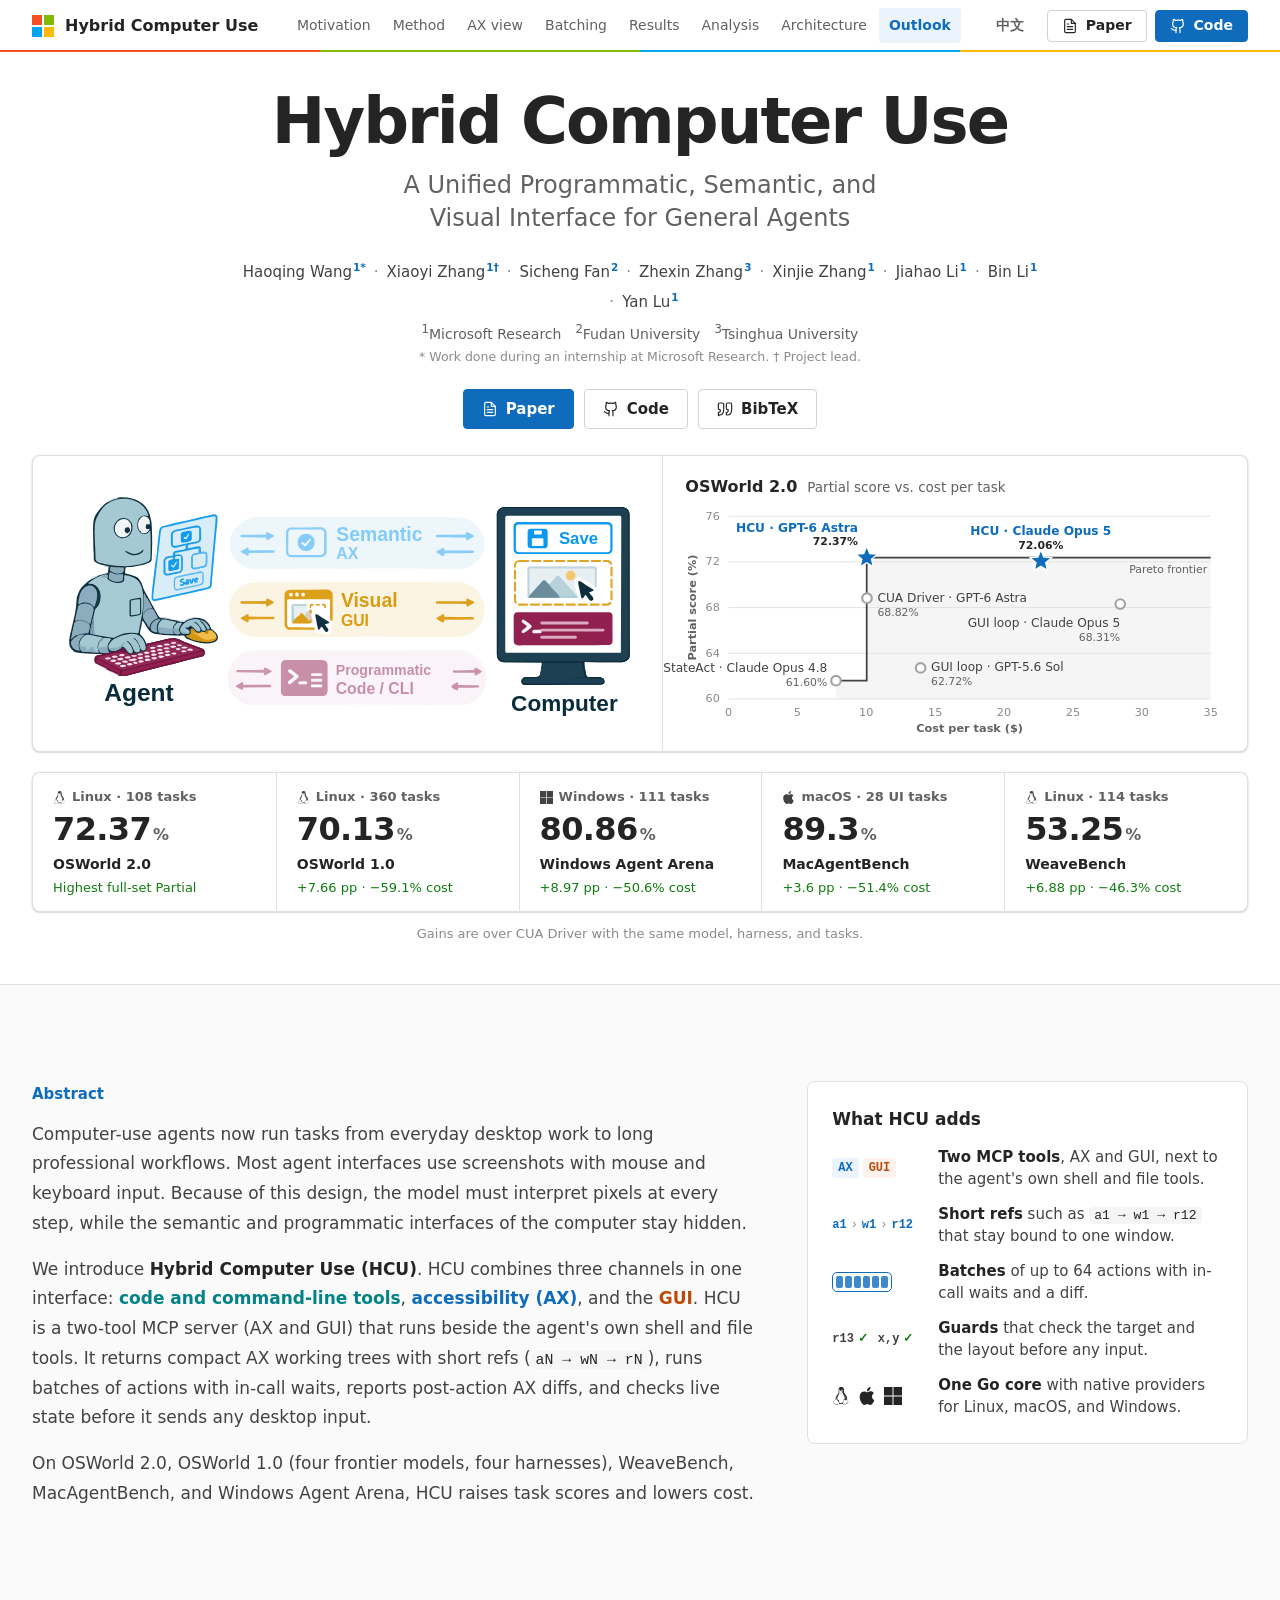
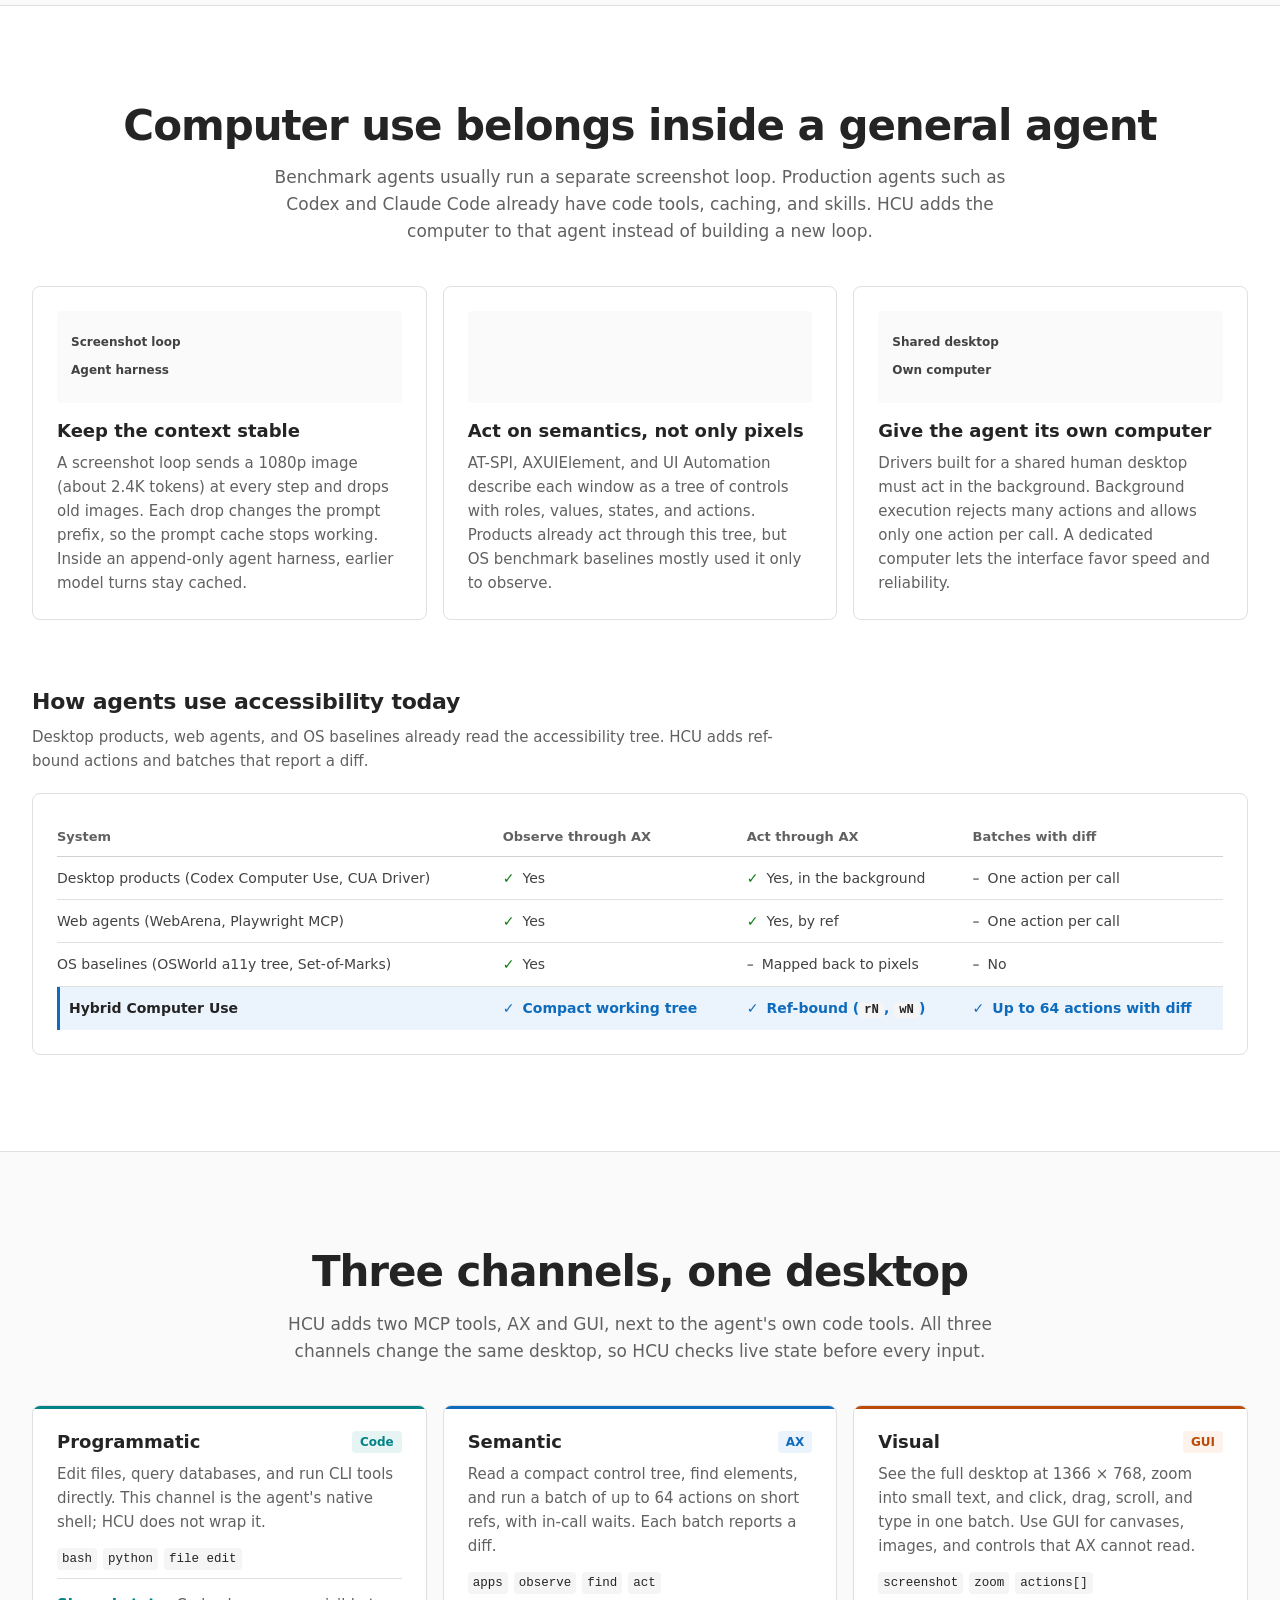
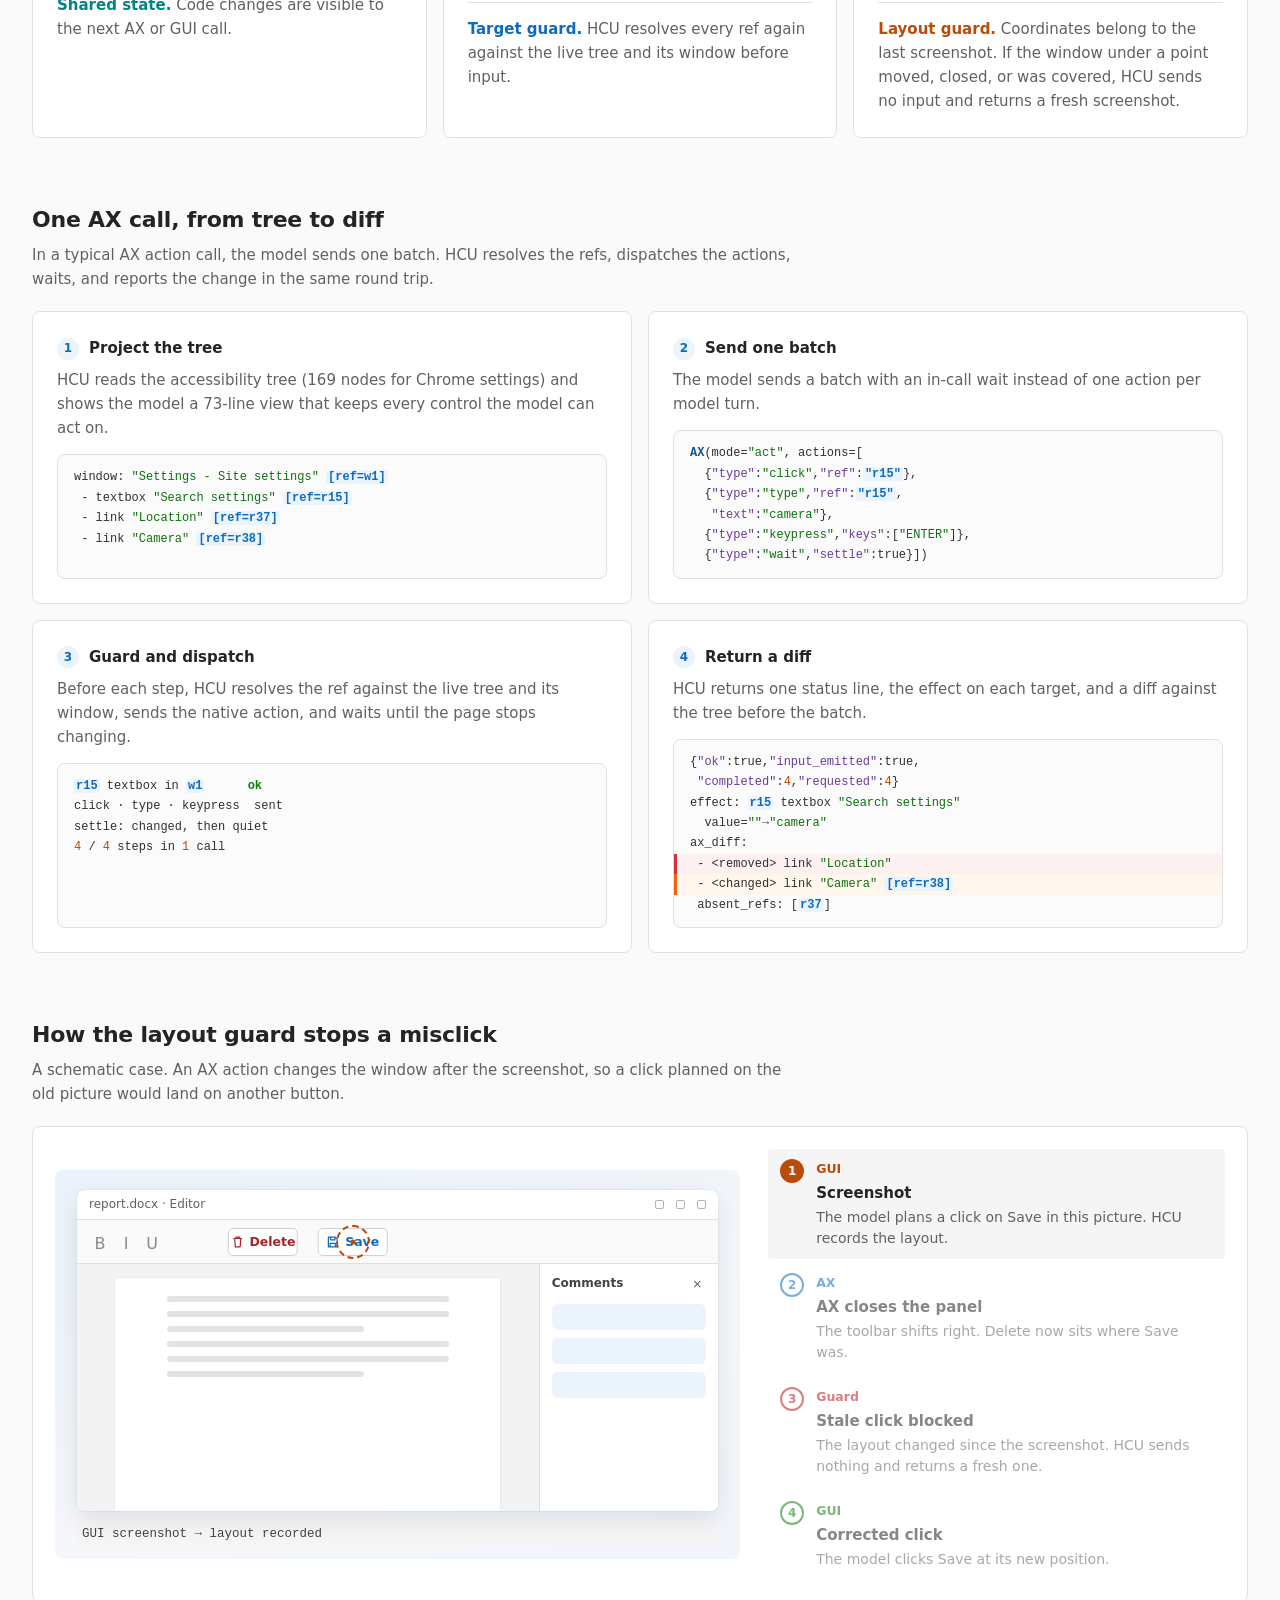
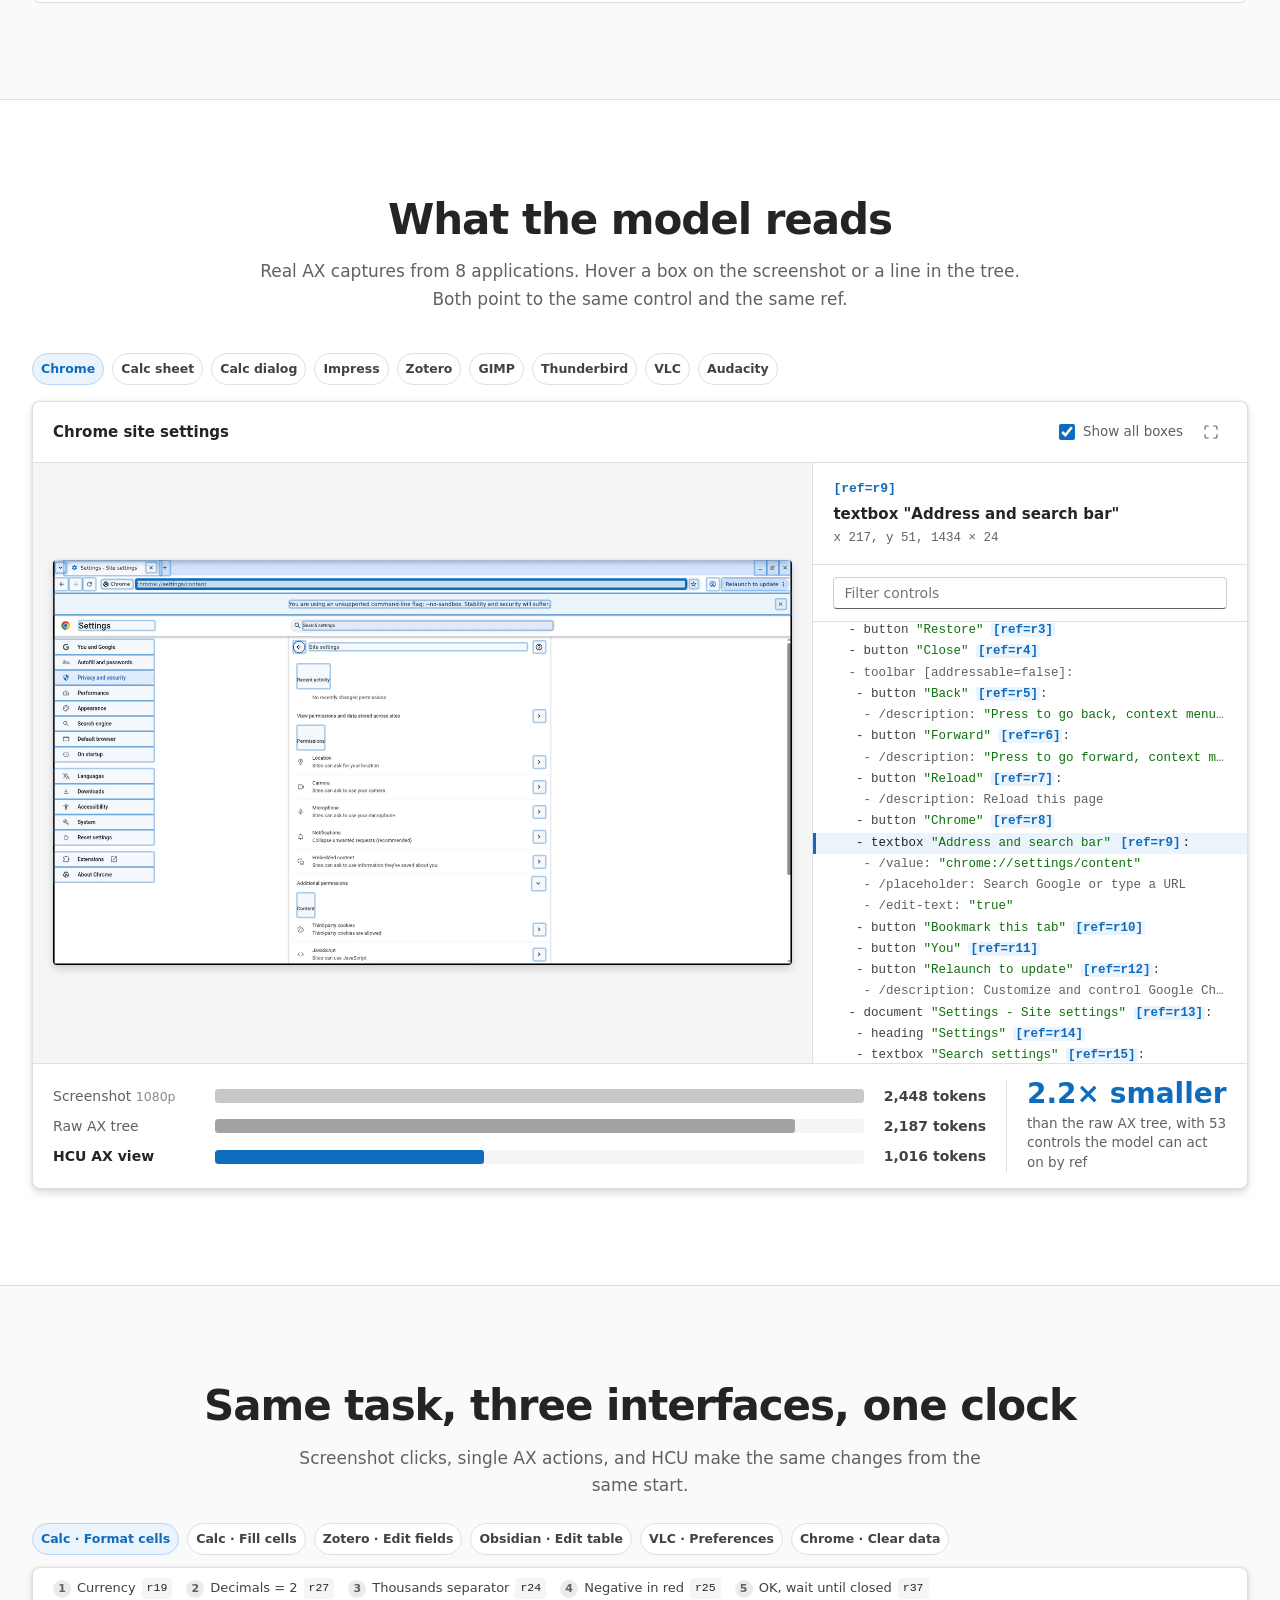
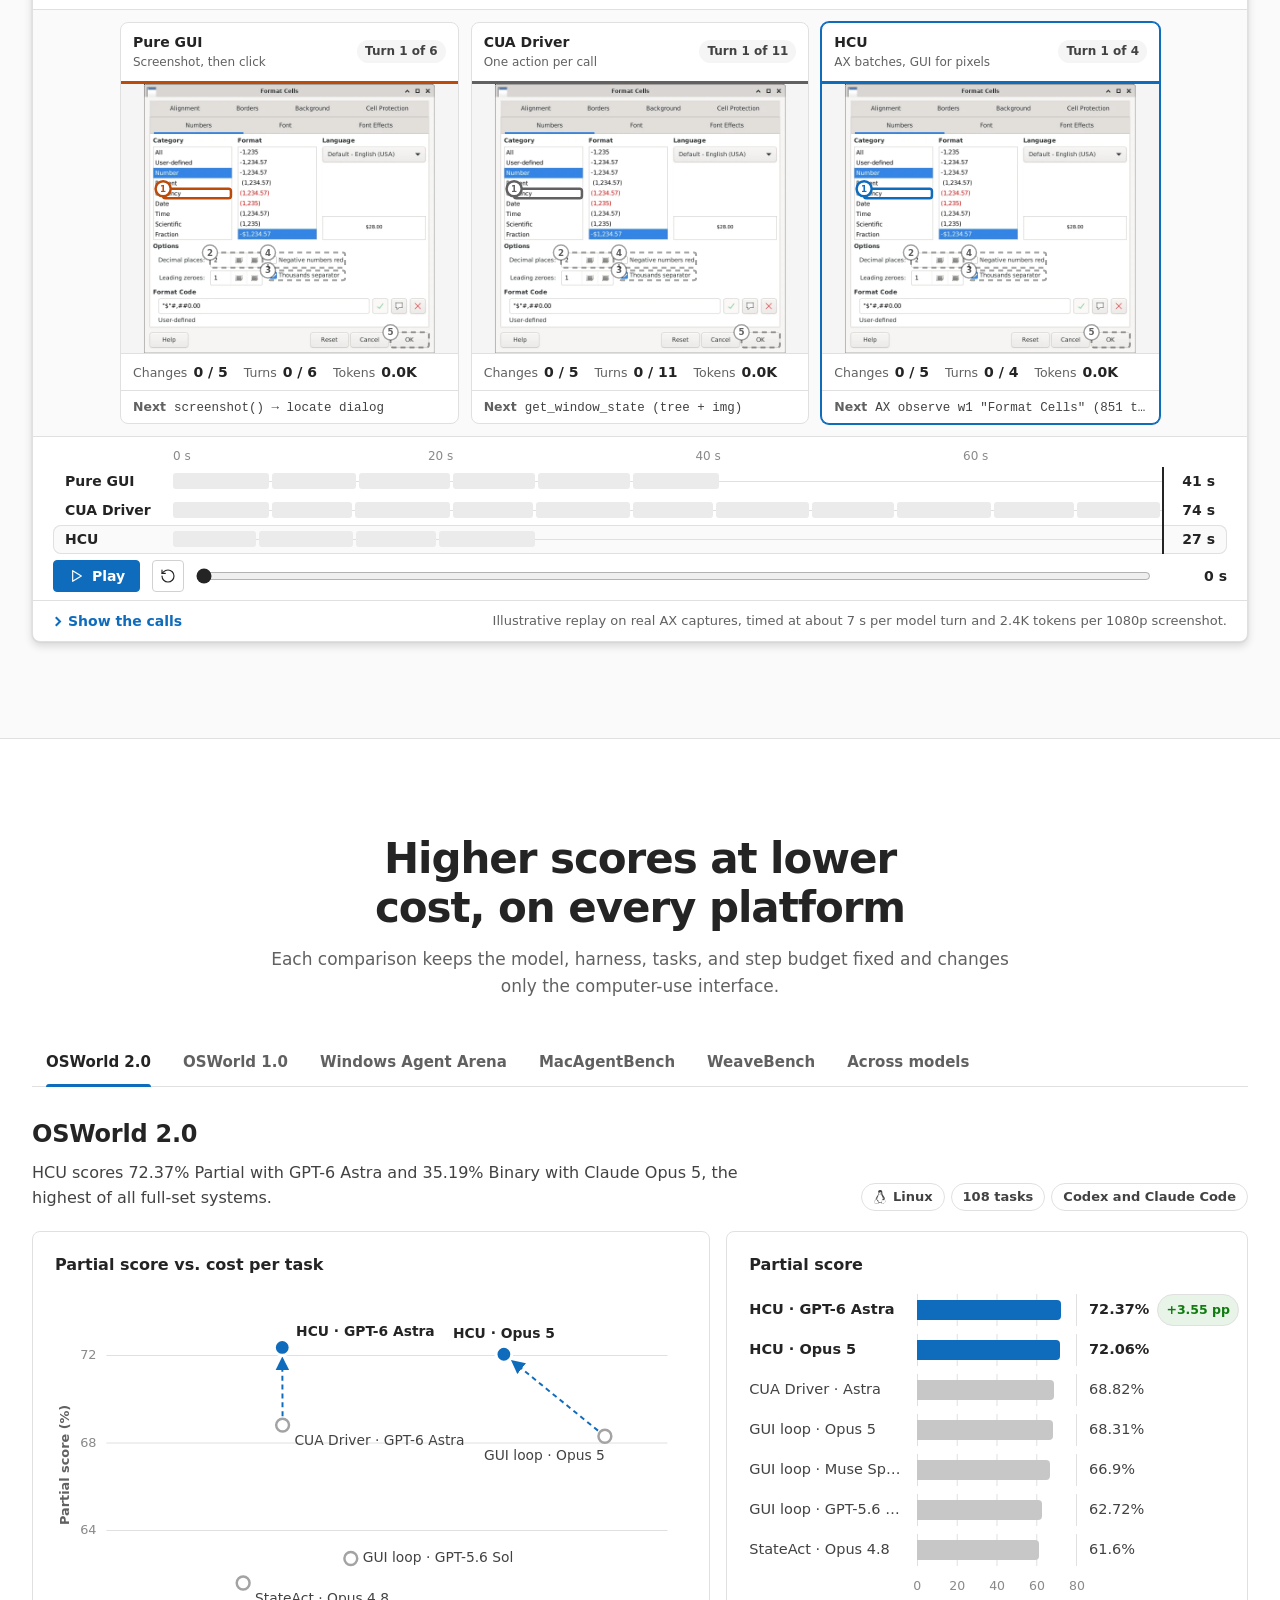
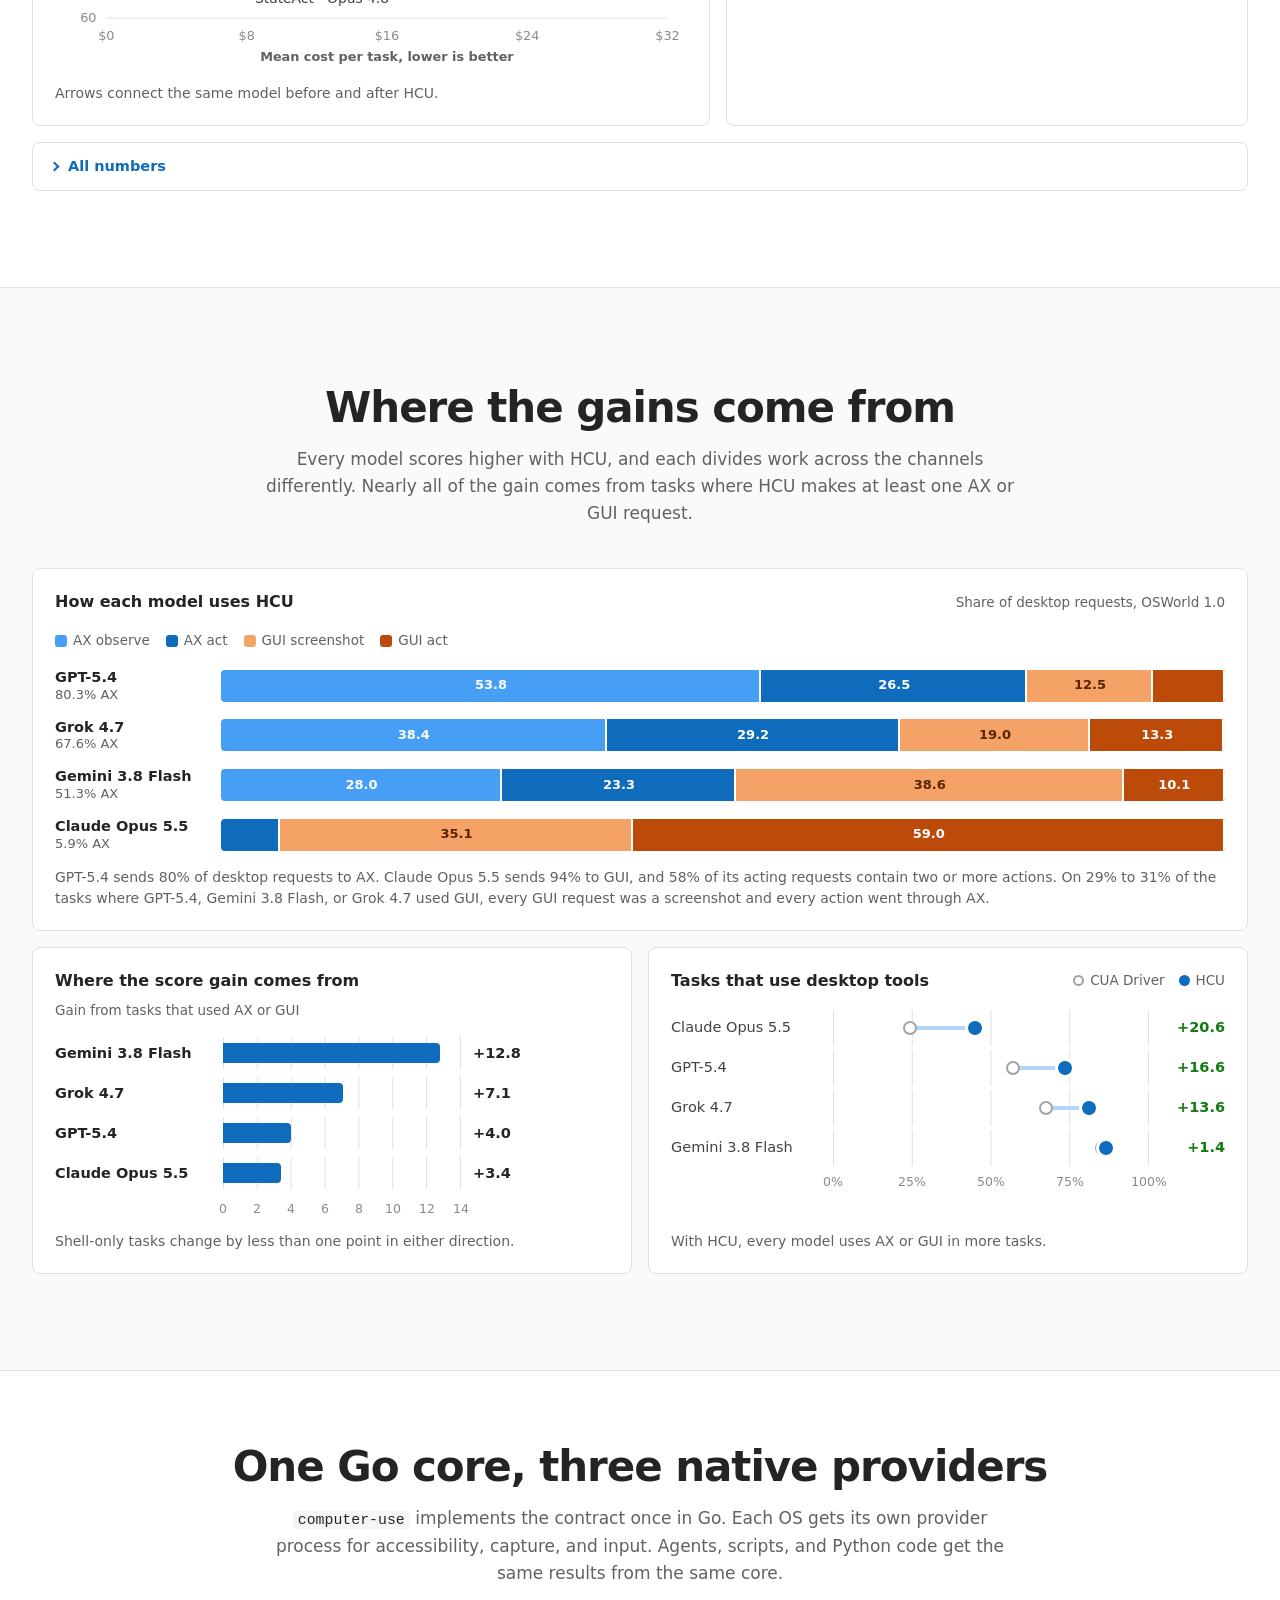
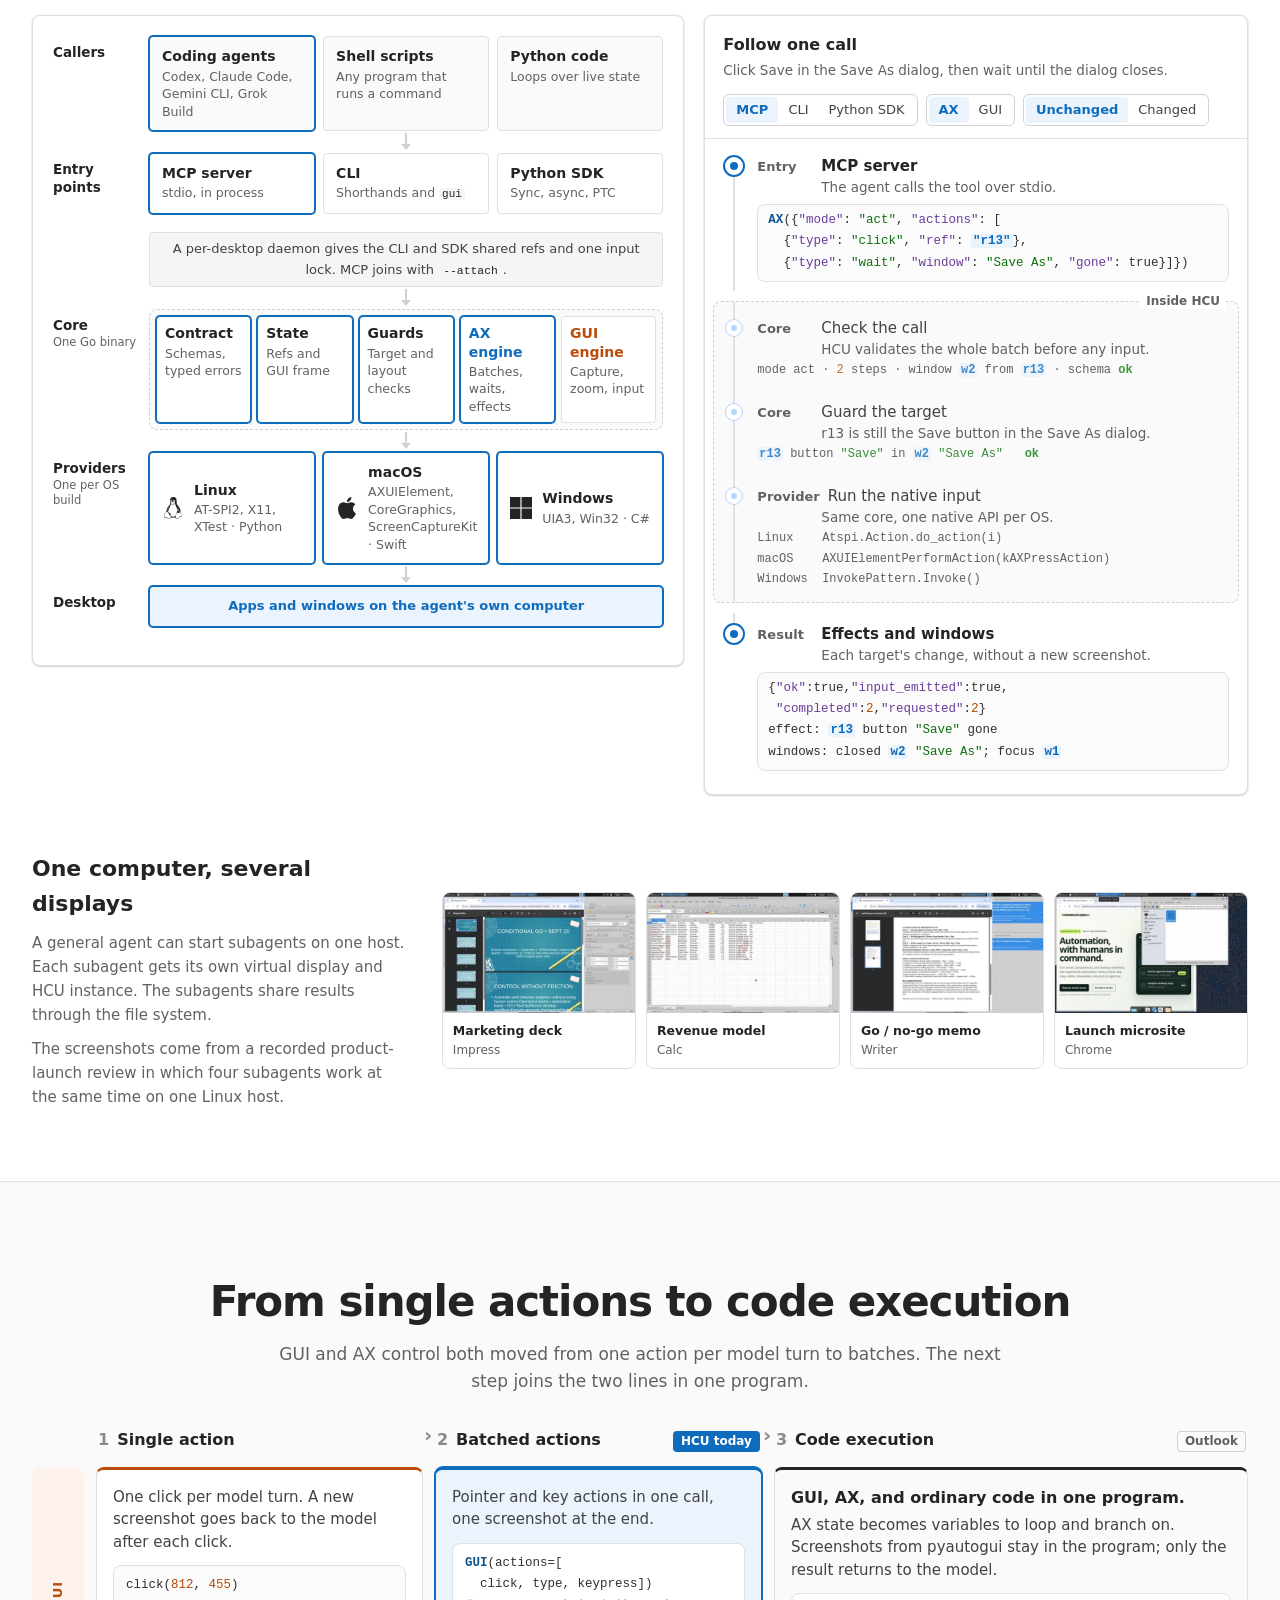
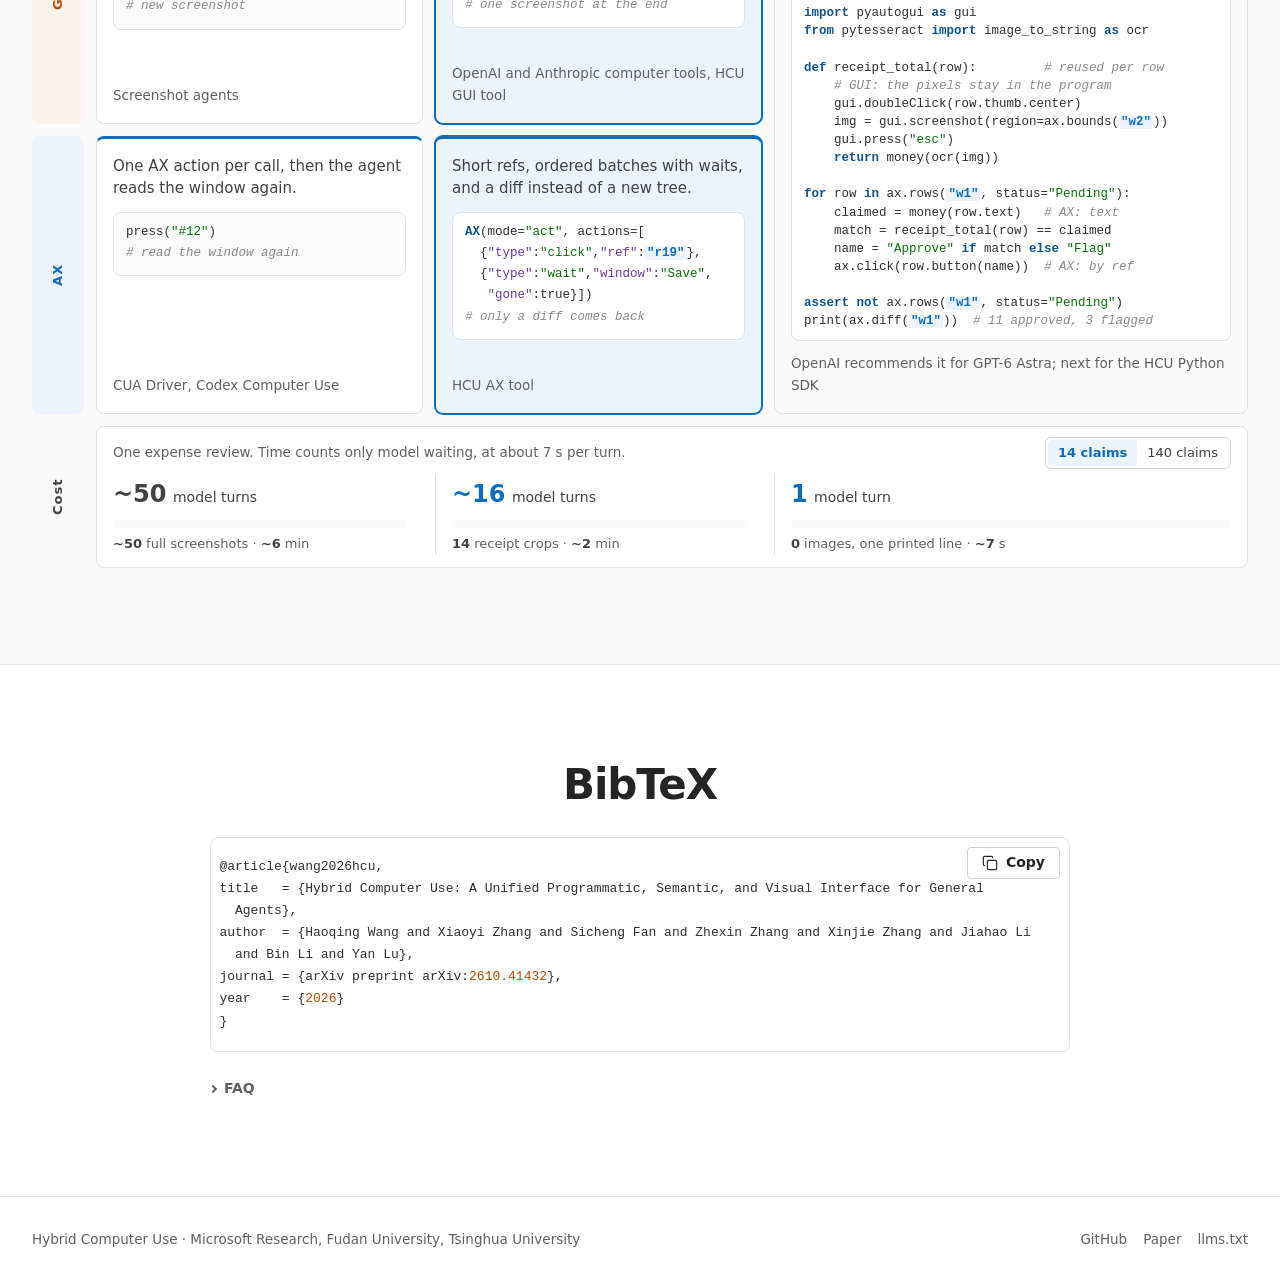
<file: index.html>
<!DOCTYPE html>
<html lang="en">
<head>
  <meta charset="utf-8" />
  <meta name="viewport" content="width=device-width, initial-scale=1" />
  <meta name="color-scheme" content="light" />
  <title>Hybrid Computer Use (HCU): Open-Source Computer-Use MCP Server</title>
  <meta name="description" content="Open-source computer-use MCP server from Microsoft Research: Codex, Claude Code, and other agents operate Linux, macOS, and Windows via code, accessibility, and GUI." />
  <meta name="keywords" content="Hybrid Computer Use, HCU, computer use, computer-use agent, CUA, GUI agent, desktop agent, OS agent, AI agent, LLM agent, multimodal agent, agent-computer interface, accessibility tree, AX, AT-SPI, UI Automation, AXUIElement, GUI automation, desktop automation, MCP, Model Context Protocol, MCP server, Codex, Claude Code, Gemini CLI, Grok Build, code execution, programmatic tool calling, OSWorld, OSWorld 2.0, Windows Agent Arena, MacAgentBench, WeaveBench, CUA Driver, computer-use MCP server, Microsoft Research" />
  <meta name="author" content="Haoqing Wang, Xiaoyi Zhang, Sicheng Fan, Zhexin Zhang, Xinjie Zhang, Jiahao Li, Bin Li, Yan Lu" />
  <meta name="robots" content="index, follow, max-image-preview:large, max-snippet:-1" />
  <meta name="theme-color" content="#ffffff" />
  <link rel="icon" href="favicon.ico?v=6ae86ba7" sizes="48x48" />
  <link rel="icon" href="static/imgs/favicon.svg?v=6ae86ba7" type="image/svg+xml" />
  <link rel="apple-touch-icon" href="static/imgs/apple-touch-icon.png?v=6ae86ba7" />
  <link rel="canonical" href="https://microsoft.github.io/Hybrid-Computer-Use/" />
  <link rel="alternate" hreflang="en" href="https://microsoft.github.io/Hybrid-Computer-Use/" />
  <link rel="alternate" hreflang="zh-CN" href="https://microsoft.github.io/Hybrid-Computer-Use/zh.html" />
  <link rel="alternate" hreflang="x-default" href="https://microsoft.github.io/Hybrid-Computer-Use/" />
  <link rel="alternate" type="text/plain" href="llms.txt" title="llms.txt" />
  <link rel="alternate" type="text/plain" href="llms-full.txt" title="llms-full.txt" />
  <meta name="citation_title" content="Hybrid Computer Use: A Unified Programmatic, Semantic, and Visual Interface for General Agents" />
  <meta name="citation_author" content="Haoqing Wang" />
  <meta name="citation_author_institution" content="Microsoft Research" />
  <meta name="citation_author" content="Xiaoyi Zhang" />
  <meta name="citation_author_institution" content="Microsoft Research" />
  <meta name="citation_author" content="Sicheng Fan" />
  <meta name="citation_author_institution" content="Fudan University" />
  <meta name="citation_author" content="Zhexin Zhang" />
  <meta name="citation_author_institution" content="Tsinghua University" />
  <meta name="citation_author" content="Xinjie Zhang" />
  <meta name="citation_author_institution" content="Microsoft Research" />
  <meta name="citation_author" content="Jiahao Li" />
  <meta name="citation_author_institution" content="Microsoft Research" />
  <meta name="citation_author" content="Bin Li" />
  <meta name="citation_author_institution" content="Microsoft Research" />
  <meta name="citation_author" content="Yan Lu" />
  <meta name="citation_author_institution" content="Microsoft Research" />
  <meta name="citation_publication_date" content="2026/10/30" />
  <meta name="citation_online_date" content="2026/10/30" />
  <meta name="citation_pdf_url" content="https://microsoft.github.io/Hybrid-Computer-Use/assets/Hybrid-Computer-Use.pdf" />
  <meta name="citation_abstract_html_url" content="https://microsoft.github.io/Hybrid-Computer-Use/" />
  <meta name="citation_doi" content="10.48550/arXiv.2610.41432" />
  <meta name="citation_arxiv_id" content="2610.41432" />
  <meta name="citation_technical_report_institution" content="arXiv" />
  <meta name="citation_technical_report_number" content="arXiv:2610.41432" />
  <meta name="citation_language" content="en" />
  <meta name="citation_keywords" content="computer-use agents; GUI agents; accessibility; MCP; OSWorld; Windows Agent Arena; desktop automation" />
  <meta property="og:site_name" content="Hybrid Computer Use" />
  <meta property="og:title" content="Hybrid Computer Use (HCU): Open-Source Computer-Use MCP Server" />
  <meta property="og:description" content="One MCP server for code, accessibility (AX), and GUI control of Linux, macOS, and Windows desktops." />
  <meta property="og:type" content="website" />
  <meta property="og:url" content="https://microsoft.github.io/Hybrid-Computer-Use/" />
  <meta property="og:locale" content="en_US" />
  <meta property="og:locale:alternate" content="zh_CN" />
  <meta property="og:image" content="https://microsoft.github.io/Hybrid-Computer-Use/static/imgs/social-preview.png" />
  <meta property="og:image:width" content="1280" />
  <meta property="og:image:height" content="640" />
  <meta property="og:image:alt" content="An agent operates a computer through three channels: semantic AX, visual GUI, and programmatic code or CLI." />
  <meta property="og:image:type" content="image/png" />
  <meta name="twitter:card" content="summary_large_image" />
  <meta name="twitter:title" content="Hybrid Computer Use (HCU): Open-Source Computer-Use MCP Server" />
  <meta name="twitter:description" content="One MCP server for code, accessibility (AX), and GUI control of Linux, macOS, and Windows desktops." />
  <meta name="twitter:image" content="https://microsoft.github.io/Hybrid-Computer-Use/static/imgs/social-preview.png" />
  <meta name="twitter:image:alt" content="An agent operates a computer through three channels: semantic AX, visual GUI, and programmatic code or CLI." />
  <link rel="stylesheet" href="static/css/site.css?v=6ae81f85" />
  <script type="application/ld+json">
  {
    "@context": "https://schema.org",
    "@graph": [
      {
        "@type": "ScholarlyArticle",
        "@id": "https://microsoft.github.io/Hybrid-Computer-Use/#paper",
        "headline": "Hybrid Computer Use: A Unified Programmatic, Semantic, and Visual Interface for General Agents",
        "name": "Hybrid Computer Use: A Unified Programmatic, Semantic, and Visual Interface for General Agents",
        "alternateName": "HCU",
        "url": "https://arxiv.org/abs/2610.41432",
        "sameAs": "https://arxiv.org/abs/2610.41432",
        "identifier": [
          {
            "@type": "PropertyValue",
            "propertyID": "DOI",
            "value": "10.48550/arXiv.2610.41432"
          },
          {
            "@type": "PropertyValue",
            "propertyID": "arXiv",
            "value": "2610.41432"
          }
        ],
        "abstract": "Computer-use agents now run tasks from everyday desktop work to long professional workflows. Most agent interfaces use screenshots with mouse and keyboard input, so the model must interpret pixels at every step while the semantic and programmatic interfaces of the computer stay hidden. We introduce Hybrid Computer Use (HCU), which combines code and command-line tools, accessibility (AX), and the GUI in one interface. HCU is a two-tool MCP server (AX and GUI) that runs beside the agent's own shell and file tools. It returns compact AX working trees with short refs, runs batches of actions with in-call waits, reports post-action AX diffs, and checks live state before it sends any desktop input. On OSWorld 2.0, OSWorld 1.0 (four frontier models, four harnesses), WeaveBench, MacAgentBench, and Windows Agent Arena, HCU raises task scores and lowers cost.",
        "author": [
          {
            "@type": "Person",
            "name": "Haoqing Wang",
            "affiliation": {
              "@type": "Organization",
              "name": "Microsoft Research"
            },
            "sameAs": "https://github.com/hqhq1025"
          },
          {
            "@type": "Person",
            "name": "Xiaoyi Zhang",
            "affiliation": {
              "@type": "Organization",
              "name": "Microsoft Research"
            }
          },
          {
            "@type": "Person",
            "name": "Sicheng Fan",
            "affiliation": {
              "@type": "Organization",
              "name": "Fudan University"
            }
          },
          {
            "@type": "Person",
            "name": "Zhexin Zhang",
            "affiliation": {
              "@type": "Organization",
              "name": "Tsinghua University"
            }
          },
          {
            "@type": "Person",
            "name": "Xinjie Zhang",
            "affiliation": {
              "@type": "Organization",
              "name": "Microsoft Research"
            }
          },
          {
            "@type": "Person",
            "name": "Jiahao Li",
            "affiliation": {
              "@type": "Organization",
              "name": "Microsoft Research"
            }
          },
          {
            "@type": "Person",
            "name": "Bin Li",
            "affiliation": {
              "@type": "Organization",
              "name": "Microsoft Research"
            }
          },
          {
            "@type": "Person",
            "name": "Yan Lu",
            "affiliation": {
              "@type": "Organization",
              "name": "Microsoft Research"
            }
          }
        ],
        "datePublished": "2026-10-30",
        "inLanguage": "en",
        "keywords": [
          "Hybrid Computer Use",
          "HCU",
          "computer use",
          "computer-use agent",
          "CUA",
          "GUI agent",
          "desktop agent",
          "OS agent",
          "AI agent",
          "LLM agent",
          "multimodal agent",
          "agent-computer interface",
          "accessibility tree",
          "AX",
          "AT-SPI",
          "UI Automation",
          "AXUIElement",
          "GUI automation",
          "desktop automation",
          "MCP",
          "Model Context Protocol",
          "MCP server",
          "Codex",
          "Claude Code",
          "Gemini CLI",
          "Grok Build",
          "code execution",
          "programmatic tool calling",
          "OSWorld",
          "OSWorld 2.0",
          "Windows Agent Arena",
          "MacAgentBench",
          "WeaveBench",
          "CUA Driver",
          "Microsoft Research"
        ],
        "about": [
          {
            "@type": "Thing",
            "name": "Computer-use agents"
          },
          {
            "@type": "Thing",
            "name": "GUI agents"
          },
          {
            "@type": "Thing",
            "name": "Accessibility APIs"
          },
          {
            "@type": "Thing",
            "name": "Model Context Protocol"
          },
          {
            "@type": "Thing",
            "name": "Desktop automation"
          }
        ],
        "mentions": [
          {
            "@type": "CreativeWork",
            "name": "OSWorld"
          },
          {
            "@type": "CreativeWork",
            "name": "Windows Agent Arena"
          },
          {
            "@type": "CreativeWork",
            "name": "MacAgentBench"
          },
          {
            "@type": "CreativeWork",
            "name": "WeaveBench"
          },
          {
            "@type": "CreativeWork",
            "name": "CUA Driver"
          },
          {
            "@type": "CreativeWork",
            "name": "Codex"
          },
          {
            "@type": "CreativeWork",
            "name": "Claude Code"
          }
        ],
        "encoding": {
          "@type": "MediaObject",
          "encodingFormat": "application/pdf",
          "contentUrl": "https://microsoft.github.io/Hybrid-Computer-Use/assets/Hybrid-Computer-Use.pdf"
        },
        "image": "https://microsoft.github.io/Hybrid-Computer-Use/static/imgs/social-preview.png",
        "isBasedOn": {
          "@id": "https://microsoft.github.io/Hybrid-Computer-Use/#software"
        },
        "description": "HCU scores 72.37% Partial on OSWorld 2.0 (GPT-6 Astra) and 35.19% Binary with Claude Opus 5; 70.13% on OSWorld 1.0 with 59.1% lower cost than CUA Driver; 80.86% on Windows Agent Arena with 50.6% lower cost; 25 of 28 MacAgentBench UI tasks with 51.4% lower cost; and 53.25% on WeaveBench with 46.3% lower cost."
      },
      {
        "@type": "SoftwareSourceCode",
        "@id": "https://microsoft.github.io/Hybrid-Computer-Use/#software",
        "name": "Hybrid Computer Use (computer-use MCP server)",
        "alternateName": [
          "HCU",
          "computer-use"
        ],
        "description": "One MCP server for code, accessibility (AX), and GUI control of Linux, macOS, and Windows desktops.",
        "codeRepository": "https://github.com/microsoft/Hybrid-Computer-Use",
        "url": "https://github.com/microsoft/Hybrid-Computer-Use",
        "license": "https://opensource.org/licenses/MIT",
        "programmingLanguage": [
          "Go",
          "Python",
          "Swift",
          "C#"
        ],
        "runtimePlatform": [
          "Linux",
          "macOS",
          "Windows"
        ],
        "softwareVersion": "1.0.0",
        "author": {
          "@type": "Person",
          "name": "Haoqing Wang",
          "affiliation": {
            "@type": "Organization",
            "name": "Microsoft Research"
          },
          "sameAs": "https://github.com/hqhq1025"
        },
        "creator": {
          "@type": "Organization",
          "name": "Microsoft Research"
        },
        "keywords": [
          "MCP server",
          "computer-use MCP server",
          "Model Context Protocol",
          "computer use",
          "computer-use agent",
          "accessibility",
          "accessibility tree",
          "AT-SPI2",
          "AXUIElement",
          "UI Automation",
          "GUI automation",
          "desktop automation",
          "AI agents",
          "Codex",
          "Claude Code",
          "Gemini CLI",
          "Grok Build"
        ],
        "subjectOf": {
          "@id": "https://microsoft.github.io/Hybrid-Computer-Use/#paper"
        }
      },
      {
        "@type": "WebPage",
        "@id": "https://microsoft.github.io/Hybrid-Computer-Use/#webpage",
        "url": "https://microsoft.github.io/Hybrid-Computer-Use/",
        "name": "Hybrid Computer Use (HCU)",
        "description": "Hybrid Computer Use (HCU) is an open-source MCP server that lets AI agents such as Codex and Claude Code operate Linux, macOS, and Windows through code, accessibility (AX), and GUI. 72.37% on OSWorld 2.0, 70.13% on OSWorld 1.0 at 59% lower cost, and 80.86% on Windows Agent Arena at 51% lower cost.",
        "inLanguage": "en",
        "mainEntity": {
          "@id": "https://microsoft.github.io/Hybrid-Computer-Use/#paper"
        },
        "about": {
          "@id": "https://microsoft.github.io/Hybrid-Computer-Use/#software"
        },
        "primaryImageOfPage": "https://microsoft.github.io/Hybrid-Computer-Use/static/imgs/social-preview.png"
      },
      {
        "@type": "FAQPage",
        "@id": "https://microsoft.github.io/Hybrid-Computer-Use/#faq",
        "inLanguage": "en",
        "mainEntity": [
          {
            "@type": "Question",
            "name": "What is Hybrid Computer Use (HCU)?",
            "acceptedAnswer": {
              "@type": "Answer",
              "text": "Hybrid Computer Use (HCU) is an open-source computer-use MCP server, computer-use, from Microsoft Research, released under the MIT License. It adds two tools next to a coding agent's own shell and file tools: AX reads and acts on the accessibility tree, and GUI works with screenshots and pointer and keyboard input. One agent can then mix code, accessibility, and pixels in a single desktop task."
            }
          },
          {
            "@type": "Question",
            "name": "Does it work with Codex, Claude Code, Gemini CLI, and Grok Build?",
            "acceptedAnswer": {
              "@type": "Answer",
              "text": "Any MCP client can use it. The repository ships configurations for Codex, Claude Code, Gemini CLI, and Grok Build, and python3 -m hcu.render_agent_config writes them. HCU sends real input to the signed-in desktop, so use a dedicated desktop or a disposable VM for untrusted tasks."
            }
          },
          {
            "@type": "Question",
            "name": "Which operating systems and accessibility APIs does it support?",
            "acceptedAnswer": {
              "@type": "Answer",
              "text": "Linux (X11) through AT-SPI2, X11, and XTest; macOS 14+ through AXUIElement, CoreGraphics, and ScreenCaptureKit; Windows 10/11 through UI Automation (FlaUI UIA3) and Win32. One Go core gives the model the same AX and GUI tools on every platform."
            }
          },
          {
            "@type": "Question",
            "name": "How is HCU different from a screenshot-only computer-use loop?",
            "acceptedAnswer": {
              "@type": "Answer",
              "text": "A screenshot loop sends a full image at every step and acts only through pixels. HCU lets the agent act on named controls by ref, batch up to 64 actions in one call, read back only a diff, and use screenshots only when pixels matter."
            }
          },
          {
            "@type": "Question",
            "name": "How does HCU compare with CUA Driver and Codex Computer Use?",
            "acceptedAnswer": {
              "@type": "Answer",
              "text": "Those drivers also act through the accessibility tree, but one action per call and in the background of a shared desktop. HCU targets a desktop the agent has to itself: it batches actions with in-call waits, returns diffs, and checks the live target and layout before input. With the same model and harness, HCU scores higher than CUA Driver at lower cost."
            }
          },
          {
            "@type": "Question",
            "name": "How does HCU relate to UFO2, CoAct-1, StateAct, and Agent S2?",
            "acceptedAnswer": {
              "@type": "Answer",
              "text": "Agent S2 routes GUI localization to specialist models. CoAct-1 and StateAct build multi-agent systems that hand GUI work to a dedicated GUI operator or subagent. UFO2 combines UI Automation and visual control detection with GUI and application-API execution. HCU instead adds two tools, AX and GUI, to one general agent and leaves the choice of channel to the model."
            }
          },
          {
            "@type": "Question",
            "name": "Can I use it from the command line or Python without MCP?",
            "acceptedAnswer": {
              "@type": "Answer",
              "text": "Yes. The computer-use command line and the Python SDK use the same core as the MCP server and share one daemon per desktop. Python code can also call HCU through programmatic tool calling."
            }
          },
          {
            "@type": "Question",
            "name": "How do I reproduce the OSWorld results?",
            "acceptedAnswer": {
              "@type": "Answer",
              "text": "Follow Running OSWorld in the repository. Each task runs in a fresh Docker/QEMU guest with one agent and one MCP process, and the official evaluator scores the result."
            }
          },
          {
            "@type": "Question",
            "name": "Where is the paper, and how do I cite it?",
            "acceptedAnswer": {
              "@type": "Answer",
              "text": "The paper is arXiv:2610.41432 [cs.HC], submitted on 30 October 2026, DOI 10.48550/arXiv.2610.41432. The BibTeX entry is above."
            }
          }
        ]
      }
    ]
  }
  </script>
  <script defer src="static/js/site.js?v=6ae344fa"></script>
  <script defer src="static/js/charts.js?v=6ae81f85"></script>
</head>
<body>
  <svg width="0" height="0" style="position:absolute" aria-hidden="true">
    <symbol id="i-paper" viewBox="0 0 24 24"><path d="M14 2H6a2 2 0 0 0-2 2v16a2 2 0 0 0 2 2h12a2 2 0 0 0 2-2V8z"/><path d="M14 2v6h6"/><path d="M16 13H8"/><path d="M16 17H8"/><path d="M10 9H8"/></symbol>
    <symbol id="i-github" viewBox="0 0 24 24"><path d="M15 22v-4a4.8 4.8 0 0 0-1-3.5c3 0 6-2 6-5.5.08-1.25-.27-2.48-1-3.5.28-1.15.28-2.35 0-3.5 0 0-1 0-3 1.5-2.64-.5-5.36-.5-8 0C6 2 5 2 5 2c-.3 1.15-.3 2.35 0 3.5A5.4 5.4 0 0 0 4 9c0 3.5 3 5.5 6 5.5-.39.49-.68 1.05-.85 1.65-.17.6-.22 1.23-.15 1.85v4"/><path d="M9 18c-4.51 2-5-2-7-2"/></symbol>
    <symbol id="i-quote" viewBox="0 0 24 24"><path d="M3 21c3 0 7-1 7-8V5c0-1.25-.76-2-2-2H4c-1.25 0-2 .75-2 2v6c0 1.25.75 2 2 2 1 0 1 0 1 1v1c0 1-1 2-2 2s-1 0-1 1v3c0 1 0 1 1 1z"/><path d="M15 21c3 0 7-1 7-8V5c0-1.25-.76-2-2-2h-4c-1.25 0-2 .75-2 2v6c0 1.25.75 2 2 2h.75c0 2.25.25 4-2.75 4v3c0 1 0 1 1 1z"/></symbol>
    <symbol id="i-terminal" viewBox="0 0 24 24"><path d="m4 17 6-6-6-6"/><path d="M12 19h8"/></symbol>
    <symbol id="i-tree" viewBox="0 0 24 24"><rect x="16" y="16" width="6" height="6" rx="1"/><rect x="2" y="16" width="6" height="6" rx="1"/><rect x="9" y="2" width="6" height="6" rx="1"/><path d="M5 16v-3a1 1 0 0 1 1-1h12a1 1 0 0 1 1 1v3"/><path d="M12 12V8"/></symbol>
    <symbol id="i-pointer" viewBox="0 0 24 24"><path d="m3 3 7.07 16.97 2.51-7.39 7.39-2.51L3 3z"/><path d="m13 13 6 6"/></symbol>
    <symbol id="i-monitor" viewBox="0 0 24 24"><rect width="20" height="14" x="2" y="3" rx="2"/><path d="M8 21h8"/><path d="M12 17v4"/></symbol>
    <symbol id="i-layers" viewBox="0 0 24 24"><path d="m12 2 10 5-10 5L2 7z"/><path d="m2 17 10 5 10-5"/><path d="m2 12 10 5 10-5"/></symbol>
    <symbol id="i-play" viewBox="0 0 24 24"><path d="M7 4v16l13-8z"/></symbol>
    <symbol id="i-pause" viewBox="0 0 24 24"><path d="M8 5v14"/><path d="M16 5v14"/></symbol>
    <symbol id="i-restart" viewBox="0 0 24 24"><path d="M3 12a9 9 0 1 0 9-9 9.75 9.75 0 0 0-6.74 2.74L3 8"/><path d="M3 3v5h5"/></symbol>
    <symbol id="i-expand" viewBox="0 0 24 24"><path d="M8 3H5a2 2 0 0 0-2 2v3"/><path d="M21 8V5a2 2 0 0 0-2-2h-3"/><path d="M3 16v3a2 2 0 0 0 2 2h3"/><path d="M16 21h3a2 2 0 0 0 2-2v-3"/></symbol>
    <symbol id="i-copy" viewBox="0 0 24 24"><rect width="14" height="14" x="8" y="8" rx="2"/><path d="M4 16c-1.1 0-2-.9-2-2V4c0-1.1.9-2 2-2h10c1.1 0 2 .9 2 2"/></symbol>
    <symbol id="i-left" viewBox="0 0 24 24"><path d="m15 18-6-6 6-6"/></symbol>
    <symbol id="i-right" viewBox="0 0 24 24"><path d="m9 18 6-6-6-6"/></symbol>
    <symbol id="i-close" viewBox="0 0 24 24"><path d="M18 6 6 18"/><path d="m6 6 12 12"/></symbol>
    <symbol id="i-cache" viewBox="0 0 24 24"><path d="M21 12a9 9 0 1 1-3-6.7L21 8"/><path d="M21 3v5h-5"/></symbol>
    <symbol id="i-shield" viewBox="0 0 24 24"><path d="M20 13c0 5-3.5 7.5-7.66 8.95a1 1 0 0 1-.67-.01C7.5 20.5 4 18 4 13V6a1 1 0 0 1 1-1c2 0 4.5-1.2 6.24-2.72a1.17 1.17 0 0 1 1.52 0C14.51 3.81 17 5 19 5a1 1 0 0 1 1 1z"/><path d="m9 12 2 2 4-4"/></symbol>
    <symbol id="i-linux" viewBox="0 0 24 24"><path d="M12.504 0c-.155 0-.315.008-.48.021-4.226.333-3.105 4.807-3.17 6.298-.076 1.092-.3 1.953-1.05 3.02-.885 1.051-2.127 2.75-2.716 4.521-.278.832-.41 1.684-.287 2.489a.424.424 0 00-.11.135c-.26.268-.45.6-.663.839-.199.199-.485.267-.797.4-.313.136-.658.269-.864.68-.09.189-.136.394-.132.602 0 .199.027.4.055.536.058.399.116.728.04.97-.249.68-.28 1.145-.106 1.484.174.334.535.47.94.601.81.2 1.91.135 2.774.6.926.466 1.866.67 2.616.47.526-.116.97-.464 1.208-.946.587-.003 1.23-.269 2.26-.334.699-.058 1.574.267 2.577.2.025.134.063.198.114.333l.003.003c.391.778 1.113 1.132 1.884 1.071.771-.06 1.592-.536 2.257-1.306.631-.765 1.683-1.084 2.378-1.503.348-.199.629-.469.649-.853.023-.4-.2-.811-.714-1.376v-.097l-.003-.003c-.17-.2-.25-.535-.338-.926-.085-.401-.182-.786-.492-1.046h-.003c-.059-.054-.123-.067-.188-.135a.357.357 0 00-.19-.064c.431-1.278.264-2.55-.173-3.694-.533-1.41-1.465-2.638-2.175-3.483-.796-1.005-1.576-1.957-1.56-3.368.026-2.152.236-6.133-3.544-6.139zm.529 3.405h.013c.213 0 .396.062.584.198.19.135.33.332.438.533.105.259.158.459.166.724 0-.02.006-.04.006-.06v.105a.086.086 0 01-.004-.021l-.004-.024a1.807 1.807 0 01-.15.706.953.953 0 01-.213.335.71.71 0 00-.088-.042c-.104-.045-.198-.064-.284-.133a1.312 1.312 0 00-.22-.066c.05-.06.146-.133.183-.198.053-.128.082-.264.088-.402v-.02a1.21 1.21 0 00-.061-.4c-.045-.134-.101-.2-.183-.333-.084-.066-.167-.132-.267-.132h-.016c-.093 0-.176.03-.262.132a.8.8 0 00-.205.334 1.18 1.18 0 00-.09.4v.019c.002.089.008.179.02.267-.193-.067-.438-.135-.607-.202a1.635 1.635 0 01-.018-.2v-.02a1.772 1.772 0 01.15-.768c.082-.22.232-.406.43-.533a.985.985 0 01.594-.2zm-2.962.059h.036c.142 0 .27.048.399.135.146.129.264.288.344.465.09.199.14.4.153.667v.004c.007.134.006.2-.002.266v.08c-.03.007-.056.018-.083.024-.152.055-.274.135-.393.2.012-.09.013-.18.003-.267v-.015c-.012-.133-.04-.2-.082-.333a.613.613 0 00-.166-.267.248.248 0 00-.183-.064h-.021c-.071.006-.13.04-.186.132a.552.552 0 00-.12.27.944.944 0 00-.023.33v.015c.012.135.037.2.08.334.046.134.098.2.166.268.01.009.02.018.034.024-.07.057-.117.07-.176.136a.304.304 0 01-.131.068 2.62 2.62 0 01-.275-.402 1.772 1.772 0 01-.155-.667 1.759 1.759 0 01.08-.668 1.43 1.43 0 01.283-.535c.128-.133.26-.2.418-.2zm1.37 1.706c.332 0 .733.065 1.216.399.293.2.523.269 1.052.468h.003c.255.136.405.266.478.399v-.131a.571.571 0 01.016.47c-.123.31-.516.643-1.063.842v.002c-.268.135-.501.333-.775.465-.276.135-.588.292-1.012.267a1.139 1.139 0 01-.448-.067 3.566 3.566 0 01-.322-.198c-.195-.135-.363-.332-.612-.465v-.005h-.005c-.4-.246-.616-.512-.686-.71-.07-.268-.005-.47.193-.6.224-.135.38-.271.483-.336.104-.074.143-.102.176-.131h.002v-.003c.169-.202.436-.47.839-.601.139-.036.294-.065.466-.065zm2.8 2.142c.358 1.417 1.196 3.475 1.735 4.473.286.534.855 1.659 1.102 3.024.156-.005.33.018.513.064.646-1.671-.546-3.467-1.089-3.966-.22-.2-.232-.335-.123-.335.59.534 1.365 1.572 1.646 2.757.13.535.16 1.104.021 1.67.067.028.135.06.205.067 1.032.534 1.413.938 1.23 1.537v-.043c-.06-.003-.12 0-.18 0h-.016c.151-.467-.182-.825-1.065-1.224-.915-.4-1.646-.336-1.77.465-.008.043-.013.066-.018.135-.068.023-.139.053-.209.064-.43.268-.662.669-.793 1.187-.13.533-.17 1.156-.205 1.869v.003c-.02.334-.17.838-.319 1.35-1.5 1.072-3.58 1.538-5.348.334a2.645 2.645 0 00-.402-.533 1.45 1.45 0 00-.275-.333c.182 0 .338-.03.465-.067a.615.615 0 00.314-.334c.108-.267 0-.697-.345-1.163-.345-.467-.931-.995-1.788-1.521-.63-.4-.986-.87-1.15-1.396-.165-.534-.143-1.085-.015-1.645.245-1.07.873-2.11 1.274-2.763.107-.065.037.135-.408.974-.396.751-1.14 2.497-.122 3.854a8.123 8.123 0 01.647-2.876c.564-1.278 1.743-3.504 1.836-5.268.048.036.217.135.289.202.218.133.38.333.59.465.21.201.477.335.876.335.039.003.075.006.11.006.412 0 .73-.134.997-.268.29-.134.52-.334.74-.4h.005c.467-.135.835-.402 1.044-.7zm2.185 8.958c.037.6.343 1.245.882 1.377.588.134 1.434-.333 1.791-.765l.211-.01c.315-.007.577.01.847.268l.003.003c.208.199.305.53.391.876.085.4.154.78.409 1.066.486.527.645.906.636 1.14l.003-.007v.018l-.003-.012c-.015.262-.185.396-.498.595-.63.401-1.746.712-2.457 1.57-.618.737-1.37 1.14-2.036 1.191-.664.053-1.237-.2-1.574-.898l-.005-.003c-.21-.4-.12-1.025.056-1.69.176-.668.428-1.344.463-1.897.037-.714.076-1.335.195-1.814.12-.465.308-.797.641-.984l.045-.022zm-10.814.049h.01c.053 0 .105.005.157.014.376.055.706.333 1.023.752l.91 1.664.003.003c.243.533.754 1.064 1.189 1.637.434.598.77 1.131.729 1.57v.006c-.057.744-.48 1.148-1.125 1.294-.645.135-1.52.002-2.395-.464-.968-.536-2.118-.469-2.857-.602-.369-.066-.61-.2-.723-.4-.11-.2-.113-.602.123-1.23v-.004l.002-.003c.117-.334.03-.752-.027-1.118-.055-.401-.083-.71.043-.94.16-.334.396-.4.69-.533.294-.135.64-.202.915-.47h.002v-.002c.256-.268.445-.601.668-.838.19-.201.38-.336.663-.336zm7.159-9.074c-.435.201-.945.535-1.488.535-.542 0-.97-.267-1.28-.466-.154-.134-.28-.268-.373-.335-.164-.134-.144-.333-.074-.333.109.016.129.134.199.2.096.066.215.2.36.333.292.2.68.467 1.167.467.485 0 1.053-.267 1.398-.466.195-.135.445-.334.648-.467.156-.136.149-.267.279-.267.128.016.034.134-.147.332a8.097 8.097 0 01-.69.468zm-1.082-1.583V5.64c-.006-.02.013-.042.029-.05.074-.043.18-.027.26.004.063 0 .16.067.15.135-.006.049-.085.066-.135.066-.055 0-.092-.043-.141-.068-.052-.018-.146-.008-.163-.065zm-.551 0c-.02.058-.113.049-.166.066-.047.025-.086.068-.14.068-.05 0-.13-.02-.136-.068-.01-.066.088-.133.15-.133.08-.031.184-.047.259-.005.019.009.036.03.03.05v.02h.003z"/></symbol>
    <symbol id="i-apple" viewBox="0 0 24 24"><path d="M12.152 6.896c-.948 0-2.415-1.078-3.96-1.04-2.04.027-3.91 1.183-4.961 3.014-2.117 3.675-.546 9.103 1.519 12.09 1.013 1.454 2.208 3.09 3.792 3.039 1.52-.065 2.09-.987 3.935-.987 1.831 0 2.35.987 3.96.948 1.637-.026 2.676-1.48 3.676-2.948 1.156-1.688 1.636-3.325 1.662-3.415-.039-.013-3.182-1.221-3.22-4.857-.026-3.04 2.48-4.494 2.597-4.559-1.429-2.09-3.623-2.324-4.39-2.376-2-.156-3.675 1.09-4.61 1.09zM15.53 3.83c.843-1.012 1.4-2.427 1.245-3.83-1.207.052-2.662.805-3.532 1.818-.78.896-1.454 2.338-1.273 3.714 1.338.104 2.715-.688 3.559-1.701"/></symbol>
    <symbol id="i-windows" viewBox="0 0 24 24"><path d="M0,0H11.377V11.372H0ZM12.623,0H24V11.372H12.623ZM0,12.623H11.377V24H0Zm12.623,0H24V24H12.623"/></symbol>
  </svg>

  <a class="skip-link" href="#abstract">Skip to content</a>

  <header class="nav">
    <div class="container nav-inner">
      <a class="brand" href="#top" aria-label="Hybrid Computer Use, back to top">
        <span class="ms-logo" aria-hidden="true"><i></i><i></i><i></i><i></i></span>
        Hybrid Computer Use
      </a>
      <nav class="nav-links" aria-label="Sections">
        <a href="#motivation">Motivation</a>
        <a href="#method">Method</a>
        <a href="#atlas">AX view</a>
        <a href="#batching">Batching</a>
        <a href="#results">Results</a>
        <a href="#analysis">Analysis</a>
        <a href="#architecture">Architecture</a>
        <a href="#outlook">Outlook</a>
      </nav>
      <div class="nav-actions">
        <a class="btn btn-subtle lang-switch" href="zh.html" hreflang="zh-CN" lang="zh-CN">中文</a>
        <a class="btn" href="https://arxiv.org/abs/2610.41432" target="_blank" rel="noopener"><svg><use href="#i-paper"/></svg><span>Paper</span></a>
        <a class="btn btn-primary" href="https://github.com/microsoft/Hybrid-Computer-Use" target="_blank" rel="noopener"><svg><use href="#i-github"/></svg><span>Code</span></a>
      </div>
    </div>
  </header>

  <main id="top">
    <!-- Hero -->
    <section class="hero">
      <div class="container">
        <h1>Hybrid Computer Use</h1>
        <p class="hero-sub">A Unified Programmatic, Semantic, and Visual Interface for General Agents</p>
        <div>
          <p class="authors">
            <span>Haoqing Wang<sup>1*</sup></span><span>Xiaoyi Zhang<sup>1†</sup></span><span>Sicheng Fan<sup>2</sup></span><span>Zhexin Zhang<sup>3</sup></span><span>Xinjie Zhang<sup>1</sup></span><span>Jiahao Li<sup>1</sup></span><span>Bin Li<sup>1</sup></span><span>Yan Lu<sup>1</sup></span>
          </p>
          <p class="affiliations"><span><sup>1</sup>Microsoft Research</span><span><sup>2</sup>Fudan University</span><span><sup>3</sup>Tsinghua University</span></p>
          <p class="author-note">* Work done during an internship at Microsoft Research. † Project lead.</p>
        </div>
        <div class="hero-actions">
          <a class="btn btn-primary btn-lg" href="https://arxiv.org/abs/2610.41432" target="_blank" rel="noopener"><svg><use href="#i-paper"/></svg>Paper</a>
          <a class="btn btn-lg" href="https://github.com/microsoft/Hybrid-Computer-Use" target="_blank" rel="noopener"><svg><use href="#i-github"/></svg>Code</a>
          <a class="btn btn-lg" href="#citation"><svg><use href="#i-quote"/></svg>BibTeX</a>
        </div>
        <figure class="hero-fig">
          <div class="hero-fig-art"><div class="fig1"><img src="static/imgs/hcu-channels.svg?v=6ae34393" data-motion-base="static/imgs/hcu-channels-base.svg?v=6ae34393" width="1789" height="759" alt="An agent reaches the computer through three channels: semantic AX, visual GUI, and programmatic code or CLI." /></div></div>
          <div class="hero-fig-chart" id="hero-chart"></div>
        </figure>

        <div class="scoreboard">
          <a class="score" href="#results" data-result-tab="osw2">
            <span class="score-os"><svg class="os-icon" aria-hidden="true"><use href="#i-linux"/></svg>Linux · 108 tasks</span>
            <span class="score-value">72.37<small>%</small></span>
            <span class="score-name">OSWorld 2.0</span>
            <span class="score-delta">Highest full-set Partial</span>
          </a>
          <a class="score" href="#results" data-result-tab="osw1">
            <span class="score-os"><svg class="os-icon" aria-hidden="true"><use href="#i-linux"/></svg>Linux · 360 tasks</span>
            <span class="score-value">70.13<small>%</small></span>
            <span class="score-name">OSWorld 1.0</span>
            <span class="score-delta">+7.66 pp · −59.1% cost</span>
          </a>
          <a class="score" href="#results" data-result-tab="waa">
            <span class="score-os"><svg class="os-icon" aria-hidden="true"><use href="#i-windows"/></svg>Windows · 111 tasks</span>
            <span class="score-value">80.86<small>%</small></span>
            <span class="score-name">Windows Agent Arena</span>
            <span class="score-delta">+8.97 pp · −50.6% cost</span>
          </a>
          <a class="score" href="#results" data-result-tab="mac">
            <span class="score-os"><svg class="os-icon" aria-hidden="true"><use href="#i-apple"/></svg>macOS · 28 UI tasks</span>
            <span class="score-value">89.3<small>%</small></span>
            <span class="score-name">MacAgentBench</span>
            <span class="score-delta">+3.6 pp · −51.4% cost</span>
          </a>
          <a class="score" href="#results" data-result-tab="weave">
            <span class="score-os"><svg class="os-icon" aria-hidden="true"><use href="#i-linux"/></svg>Linux · 114 tasks</span>
            <span class="score-value">53.25<small>%</small></span>
            <span class="score-name">WeaveBench</span>
            <span class="score-delta">+6.88 pp · −46.3% cost</span>
          </a>
        </div>
        <p class="scoreboard-note">Gains are over CUA Driver with the same model, harness, and tasks.</p>
      </div>
    </section>

    <!-- Abstract -->
    <section class="section section-alt" id="abstract">
      <div class="container">
        <div class="abstract-layout">
          <div class="abstract">
            <h2>Abstract</h2>
            <p>Computer-use agents now run tasks from everyday desktop work to long professional workflows. Most agent interfaces use screenshots with mouse and keyboard input. Because of this design, the model must interpret pixels at every step, while the semantic and programmatic interfaces of the computer stay hidden.</p>
            <p>We introduce <strong>Hybrid Computer Use (HCU)</strong>. HCU combines three channels in one interface: <span class="chw chw-code">code and command-line tools</span>, <span class="chw chw-ax">accessibility (AX)</span>, and the <span class="chw chw-gui">GUI</span>. HCU is a two-tool MCP server (AX and GUI) that runs beside the agent's own shell and file tools. It returns compact AX working trees with short refs (<code>aN → wN → rN</code>), runs batches of actions with in-call waits, reports post-action AX diffs, and checks live state before it sends any desktop input.</p>
            <p>On OSWorld 2.0, OSWorld 1.0 (four frontier models, four harnesses), WeaveBench, MacAgentBench, and Windows Agent Arena, HCU raises task scores and lowers cost.</p>
          </div>
          <aside class="adds">
            <h3>What HCU adds</h3>
            <ul>
              <li><span class="add-vis" aria-hidden="true"><span class="tk tk-ax">AX</span><span class="tk tk-gui">GUI</span></span><span class="add-txt"><strong>Two MCP tools</strong>, AX and GUI, next to the agent's own shell and file tools.</span></li>
              <li><span class="add-vis add-refs" aria-hidden="true"><b>a1</b>›<b>w1</b>›<b>r12</b></span><span class="add-txt"><strong>Short refs</strong> such as <code>a1 → w1 → r12</code> that stay bound to one window.</span></li>
              <li><span class="add-vis" aria-hidden="true"><span class="add-batch"><i></i><i></i><i></i><i></i><i></i><i></i></span></span><span class="add-txt"><strong>Batches</strong> of up to 64 actions with in-call waits and a diff.</span></li>
              <li><span class="add-vis add-guard" aria-hidden="true"><b>r13</b><em>✓</em><b>x,y</b><em>✓</em></span><span class="add-txt"><strong>Guards</strong> that check the target and the layout before any input.</span></li>
              <li><span class="add-vis add-os" aria-hidden="true"><svg class="os-icon"><use href="#i-linux"/></svg><svg class="os-icon"><use href="#i-apple"/></svg><svg class="os-icon"><use href="#i-windows"/></svg></span><span class="add-txt"><strong>One Go core</strong> with native providers for Linux, macOS, and Windows.</span></li>
            </ul>
          </aside>
        </div>
      </div>
    </section>

    <!-- Motivation -->
    <section class="section" id="motivation">
      <div class="container">
        <div class="section-head">
          <h2>Computer use belongs inside a general agent</h2>
          <p>Benchmark agents usually run a separate screenshot loop. Production agents such as Codex and Claude Code already have code tools, caching, and skills. HCU adds the computer to that agent instead of building a new loop.</p>
        </div>

        <div class="grid-3">
          <article class="card why-card">
            <div class="why-vis" aria-hidden="true">
              <div class="pr-row"><span class="pr-lab">Screenshot loop</span><span class="pr-blocks"><i data-at="1"></i><i class="img gone" data-at="2" data-off="4"></i><i data-at="3"></i><i class="img gone" data-at="4" data-off="6"></i><i data-at="5"></i><i class="img" data-at="6"></i></span><span class="pr-note is-miss" data-at="4" data-hit="6">cache miss</span></div>
              <div class="pr-row"><span class="pr-lab">Agent harness</span><span class="pr-blocks is-cached"><i data-at="1" data-hit="2"></i><i data-at="2" data-hit="3"></i><i data-at="3" data-hit="4"></i><i data-at="4" data-hit="5"></i><i data-at="5" data-hit="6"></i><i class="new" data-at="6"></i></span><span class="pr-note is-hit" data-at="2">cached</span></div>
            </div>
            <h3>Keep the context stable</h3>
            <p>A screenshot loop sends a 1080p image (about 2.4K tokens) at every step and drops old images. Each drop changes the prompt prefix, so the prompt cache stops working. Inside an append-only agent harness, earlier model turns stay cached.</p>
          </article>
          <article class="card why-card">
            <div class="why-vis why-tree" aria-hidden="true"><span data-at="1" data-off="7"><em>window</em> "Save As"</span><span class="d1" data-at="2" data-hit="4" data-off="7"><em>textbox</em> "File name" <b>r11</b></span><span class="d1" data-at="3" data-hit="5" data-off="7"><em>button</em> "Save" <b>r13</b></span></div>
            <h3>Act on semantics, not only pixels</h3>
            <p>AT-SPI, AXUIElement, and UI Automation describe each window as a tree of controls with roles, values, states, and actions. Products already act through this tree, but OS benchmark baselines mostly used it only to observe.</p>
          </article>
          <article class="card why-card">
            <div class="why-vis" aria-hidden="true">
              <div class="pr-row"><span class="pr-lab">Shared desktop</span><span class="calls"><b data-at="1"><i></i></b><b data-at="2"><i class="no" data-hit="3"></i></b><b data-at="3"><i></i></b><b data-at="4"><i></i></b></span><span class="pr-note" data-at="4">4 calls</span></div>
              <div class="pr-row"><span class="pr-lab">Own computer</span><span class="calls"><b class="wide" data-at="1" data-hit="2"><i></i><i></i><i></i><i></i><i></i><i></i></b></span><span class="pr-note is-hit" data-at="2">1 call</span></div>
            </div>
            <h3>Give the agent its own computer</h3>
            <p>Drivers built for a shared human desktop must act in the background. Background execution rejects many actions and allows only one action per call. A dedicated computer lets the interface favor speed and reliability.</p>
          </article>
        </div>

        <div class="subhead">
          <h3>How agents use accessibility today</h3>
          <p>Desktop products, web agents, and OS baselines already read the accessibility tree. HCU adds ref-bound actions and batches that report a diff.</p>
        </div>
        <div class="card">
          <div class="table-wrap">
            <table class="table table-text">
              <thead>
                <tr><th>System</th><th>Observe through AX</th><th>Act through AX</th><th>Batches with diff</th></tr>
              </thead>
              <tbody>
                <tr><td>Desktop products (Codex Computer Use, CUA Driver)</td><td class="check">Yes</td><td class="check">Yes, in the background</td><td class="cross">One action per call</td></tr>
                <tr><td>Web agents (WebArena, Playwright MCP)</td><td class="check">Yes</td><td class="check">Yes, by ref</td><td class="cross">One action per call</td></tr>
                <tr><td>OS baselines (OSWorld a11y tree, Set-of-Marks)</td><td class="check">Yes</td><td class="cross">Mapped back to pixels</td><td class="cross">No</td></tr>
                <tr class="is-ours"><td>Hybrid Computer Use</td><td>Compact working tree</td><td>Ref-bound (<code>rN</code>, <code>wN</code>)</td><td>Up to 64 actions with diff</td></tr>
              </tbody>
            </table>
          </div>
        </div>
      </div>
    </section>

    <!-- Method -->
    <section class="section section-alt" id="method">
      <div class="container">
        <div class="section-head">
          <h2>Three channels, one desktop</h2>
          <p>HCU adds two MCP tools, AX and GUI, next to the agent's own code tools. All three channels change the same desktop, so HCU checks live state before every input.</p>
        </div>

        <div class="grid-3">
          <article class="card channel is-code">
            <div class="channel-head"><h3>Programmatic</h3><span class="tag tag-code">Code</span></div>
            <p>Edit files, query databases, and run CLI tools directly. This channel is the agent's native shell; HCU does not wrap it.</p>
            <div class="channel-tools"><code>bash</code><code>python</code><code>file edit</code></div>
            <p class="channel-guard"><b>Shared state.</b> Code changes are visible to the next AX or GUI call.</p>
          </article>
          <article class="card channel is-ax">
            <div class="channel-head"><h3>Semantic</h3><span class="tag tag-ax">AX</span></div>
            <p>Read a compact control tree, find elements, and run a batch of up to 64 actions on short refs, with in-call waits. Each batch reports a diff.</p>
            <div class="channel-tools"><code>apps</code><code>observe</code><code>find</code><code>act</code></div>
            <p class="channel-guard"><b>Target guard.</b> HCU resolves every ref again against the live tree and its window before input.</p>
          </article>
          <article class="card channel is-gui">
            <div class="channel-head"><h3>Visual</h3><span class="tag tag-gui">GUI</span></div>
            <p>See the full desktop at 1366 × 768, zoom into small text, and click, drag, scroll, and type in one batch. Use GUI for canvases, images, and controls that AX cannot read.</p>
            <div class="channel-tools"><code>screenshot</code><code>zoom</code><code>actions[]</code></div>
            <p class="channel-guard"><b>Layout guard.</b> Coordinates belong to the last screenshot. If the window under a point moved, closed, or was covered, HCU sends no input and returns a fresh screenshot.</p>
          </article>
        </div>

        <div class="subhead">
          <h3>One AX call, from tree to diff</h3>
          <p>In a typical AX action call, the model sends one batch. HCU resolves the refs, dispatches the actions, waits, and reports the change in the same round trip.</p>
        </div>
        <div class="flow">
          <article class="card flow-step">
            <h4><span class="step-no">1</span>Project the tree</h4>
            <p>HCU reads the accessibility tree (169 nodes for Chrome settings) and shows the model a 73-line view that keeps every control the model can act on.</p>
            <pre class="code">window: "Settings - Site settings" [ref=w1]
 - textbox "Search settings" [ref=r15]
 - link "Location" [ref=r37]
 - link "Camera" [ref=r38]</pre>
          </article>
          <article class="card flow-step">
            <h4><span class="step-no">2</span>Send one batch</h4>
            <p>The model sends a batch with an in-call wait instead of one action per model turn.</p>
            <pre class="code">AX(mode="act", actions=[
  {"type":"click","ref":"r15"},
  {"type":"type","ref":"r15",
   "text":"camera"},
  {"type":"keypress","keys":["ENTER"]},
  {"type":"wait","settle":true}])</pre>
          </article>
          <article class="card flow-step">
            <h4><span class="step-no">3</span>Guard and dispatch</h4>
            <p>Before each step, HCU resolves the ref against the live tree and its window, sends the native action, and waits until the page stops changing.</p>
            <pre class="code">r15 textbox in w1      ok
click · type · keypress  sent
settle: changed, then quiet
4 / 4 steps in 1 call</pre>
          </article>
          <article class="card flow-step">
            <h4><span class="step-no">4</span>Return a diff</h4>
            <p>HCU returns one status line, the effect on each target, and a diff against the tree before the batch.</p>
            <pre class="code">{"ok":true,"input_emitted":true,
 "completed":4,"requested":4}
effect: r15 textbox "Search settings"
  value=""→"camera"
ax_diff:
 - &lt;removed&gt; link "Location"
 - &lt;changed&gt; link "Camera" [ref=r38]
 absent_refs: [r37]</pre>
          </article>
        </div>

        <div class="subhead">
          <h3>How the layout guard stops a misclick</h3>
          <p>A schematic case. An AX action changes the window after the screenshot, so a click planned on the old picture would land on another button.</p>
        </div>
        <div class="card guard-demo" id="guard-demo" data-step="1">
          <div class="gd-stage" aria-hidden="true">
            <div class="gd-win">
              <div class="gd-title"><span>report.docx · Editor</span><i></i><i></i><i></i></div>
              <div class="gd-tools">
                <span class="gd-fmt"><i>B</i><i>I</i><i>U</i></span>
                <span class="gd-btn is-del"><svg viewBox="0 0 16 16"><path d="M3 4h10M6 4V2.5h4V4M4.5 4l.7 9.5h5.6l.7-9.5"/></svg>Delete</span>
                <span class="gd-btn is-save"><svg viewBox="0 0 16 16"><path d="M3 2.5h8l2 2v9H3zM5.5 2.5v3h5v-3M5 13.5v-4h6v4"/></svg>Save</span>
              </div>
              <div class="gd-body">
                <div class="gd-page"><i></i><i></i><i></i><i></i><i></i><i></i></div>
                <div class="gd-panel"><div class="gd-panel-head">Comments<b>×</b><em>r8</em></div><i></i><i></i><i></i></div>
              </div>
              <div class="gd-flash"></div>
              <span class="gd-aim"></span>
              <span class="gd-tag is-stale">Old point is now on Delete</span>
              <span class="gd-toast">Saved</span>
            </div>
            <div class="gd-log">
              <code data-s="1">GUI screenshot → layout recorded</code>
              <code data-s="2">AX click r8 → panel closed</code>
              <code data-s="3">GUI click(430, 92) → stale layout, 0 sent</code>
              <code data-s="4">GUI click(570, 92) → 1 of 1 sent</code>
            </div>
          </div>
          <ol class="gd-steps">
            <li class="is-gui"><button type="button" data-step="1"><span class="tl-dot">1</span><span class="gd-txt"><span class="tl-ch">GUI</span><strong>Screenshot</strong><span>The model plans a click on Save in this picture. HCU records the layout.</span></span></button></li>
            <li class="is-ax"><button type="button" data-step="2"><span class="tl-dot">2</span><span class="gd-txt"><span class="tl-ch">AX</span><strong>AX closes the panel</strong><span>The toolbar shifts right. Delete now sits where Save was.</span></span></button></li>
            <li class="is-block"><button type="button" data-step="3"><span class="tl-dot">3</span><span class="gd-txt"><span class="tl-ch">Guard</span><strong>Stale click blocked</strong><span>The layout changed since the screenshot. HCU sends nothing and returns a fresh one.</span></span></button></li>
            <li class="is-ok"><button type="button" data-step="4"><span class="tl-dot">4</span><span class="gd-txt"><span class="tl-ch">GUI</span><strong>Corrected click</strong><span>The model clicks Save at its new position.</span></span></button></li>
          </ol>
        </div>

      </div>
    </section>

    <!-- Demos -->
    <section class="section" id="atlas">
      <div class="container">
        <div class="section-head">
          <h2>What the model reads</h2>
          <p>Real AX captures from 8 applications. Hover a box on the screenshot or a line in the tree. Both point to the same control and the same ref.</p>
        </div>
        <!-- AX atlas -->
        <div id="panel-atlas">
          <div class="chips" id="atlas-scenes" role="group" aria-label="Application"></div>
          <div class="demo" style="margin-top:16px">
            <div class="demo-bar">
              <div>
                <div class="demo-title" id="atlas-title">Chrome site settings</div>
              </div>
              <div style="display:flex;gap:12px;align-items:center">
                <label class="toggle"><input type="checkbox" id="atlas-boxes" checked /> Show all boxes</label>
                <button class="btn btn-icon btn-subtle" type="button" id="atlas-expand" aria-label="Open full-size capture"><svg><use href="#i-expand"/></svg></button>
              </div>
            </div>
            <div class="atlas">
              <div class="atlas-stage">
                <div class="atlas-shot" id="atlas-shot">
                  <img id="atlas-img" alt="" width="1928" height="1057" />
                  <svg id="atlas-svg" preserveAspectRatio="none" aria-hidden="true"></svg>
                </div>
              </div>
              <div class="atlas-side">
                <div class="atlas-detail" aria-live="polite">
                  <div class="ref" id="atlas-ref">Hover a control</div>
                  <div class="role" id="atlas-role"></div>
                  <div class="meta" id="atlas-meta"></div>
                </div>
                <div class="atlas-search">
                  <label class="visually-hidden" for="atlas-filter">Filter the AX tree</label>
                  <input class="input" id="atlas-filter" type="search" placeholder="Filter controls" autocomplete="off" />
                </div>
                <div class="atlas-tree" id="atlas-tree" tabindex="0" aria-label="AX view returned by HCU"></div>
              </div>
            </div>
            <div class="tok-compare" id="atlas-tokens"></div>
          </div>
        </div>

      </div>
    </section>

    <section class="section section-alt" id="batching">
      <div class="container">
        <div class="section-head">
          <h2>Same task, three interfaces, one clock</h2>
          <p>Screenshot clicks, single AX actions, and HCU make the same changes from the same start.</p>
        </div>
        <!-- Batched execution replay -->
        <div id="panel-race">
          <div class="chips" id="race-scenes" role="group" aria-label="Task"></div>
          <div class="demo" style="margin-top:12px">
            <div class="race-head">
              <h4 class="visually-hidden" id="race-title"></h4>
              <ol class="race-steps" id="race-steps" aria-label="Changes to make"></ol>
            </div>
            <div class="race-screens" id="race-screens"></div>
            <div class="race-lanes">
              <div class="race-axis" id="race-axis" aria-hidden="true"></div>
              <div class="race-body">
                <div id="race-lanes"></div>
                <div class="race-head-layer"><div class="playhead" id="race-playhead"></div></div>
              </div>
            </div>
            <div class="race-controls">
              <button class="btn btn-primary" type="button" id="race-play"><svg><use href="#i-play"/></svg><span>Play</span></button>
              <button class="btn btn-icon" type="button" id="race-restart" aria-label="Restart"><svg><use href="#i-restart"/></svg></button>
              <label class="visually-hidden" for="race-scrub">Time</label>
              <input type="range" id="race-scrub" min="0" max="1000" value="0" />
              <span class="race-clock" id="race-clock">0 s</span>
            </div>
            <details class="race-calls">
              <summary>Show the calls<span class="race-note">Illustrative replay on real AX captures, timed at about 7 s per model turn and 2.4K tokens per 1080p screenshot.</span></summary>
              <div class="race-call">
              <div>
                <div class="code-title"><span id="race-call-title">Selected turn</span></div>
                <pre class="code" id="race-call"></pre>
              </div>
              <div>
                <div class="code-title"><span id="race-code-title">Calls</span></div>
                <pre class="code" id="race-code"></pre>
              </div>
              </div>
            </details>
          </div>
        </div>

      </div>
    </section>

    <!-- Results -->
    <section class="section" id="results">
      <div class="container">
        <div class="section-head">
          <h2>Higher scores at lower cost, on every platform</h2>
          <p>Each comparison keeps the model, harness, tasks, and step budget fixed and changes only the computer-use interface.</p>
        </div>

        <div class="tabs" role="tablist" aria-label="Benchmark">
          <button class="tab" role="tab" id="tab-osw2" aria-controls="panel-osw2" aria-selected="true">OSWorld 2.0</button>
          <button class="tab" role="tab" id="tab-osw1" aria-controls="panel-osw1" aria-selected="false" tabindex="-1">OSWorld 1.0</button>
          <button class="tab" role="tab" id="tab-waa" aria-controls="panel-waa" aria-selected="false" tabindex="-1">Windows Agent Arena</button>
          <button class="tab" role="tab" id="tab-mac" aria-controls="panel-mac" aria-selected="false" tabindex="-1">MacAgentBench</button>
          <button class="tab" role="tab" id="tab-weave" aria-controls="panel-weave" aria-selected="false" tabindex="-1">WeaveBench</button>
          <button class="tab" role="tab" id="tab-models" aria-controls="panel-models" aria-selected="false" tabindex="-1">Across models</button>
        </div>

        <div class="tab-panel result-panel" role="tabpanel" id="panel-osw2" aria-labelledby="tab-osw2" data-result="osw2"></div>
        <div class="tab-panel result-panel" role="tabpanel" id="panel-osw1" aria-labelledby="tab-osw1" data-result="osw1" hidden></div>
        <div class="tab-panel result-panel" role="tabpanel" id="panel-waa" aria-labelledby="tab-waa" data-result="waa" hidden></div>
        <div class="tab-panel result-panel" role="tabpanel" id="panel-mac" aria-labelledby="tab-mac" data-result="mac" hidden></div>
        <div class="tab-panel result-panel" role="tabpanel" id="panel-weave" aria-labelledby="tab-weave" data-result="weave" hidden></div>
        <div class="tab-panel result-panel" role="tabpanel" id="panel-models" aria-labelledby="tab-models" data-result="models" hidden></div>
      </div>
    </section>

    <!-- Analysis -->
    <section class="section section-alt" id="analysis">
      <div class="container">
        <div class="section-head">
          <h2>Where the gains come from</h2>
          <p>Every model scores higher with HCU, and each divides work across the channels differently. Nearly all of the gain comes from tasks where HCU makes at least one AX or GUI request.</p>
        </div>

        <section class="chart-card">
          <header><h4>How each model uses HCU</h4><span>Share of desktop requests, OSWorld 1.0</span></header>
          <div class="legend"><span><i class="seg-ax-obs"></i>AX observe</span><span><i class="seg-ax-exec"></i>AX act</span><span><i class="seg-gui-obs"></i>GUI screenshot</span><span><i class="seg-gui-exec"></i>GUI act</span></div>
          <div id="chart-usage"></div>
          <p class="chart-note">GPT-5.4 sends 80% of desktop requests to AX. Claude Opus 5.5 sends 94% to GUI, and 58% of its acting requests contain two or more actions. On 29% to 31% of the tasks where GPT-5.4, Gemini 3.8 Flash, or Grok 4.7 used GUI, every GUI request was a screenshot and every action went through AX.</p>
        </section>
        <div class="grid-2" style="margin-top:16px">
          <section class="chart-card">
            <header><h4>Where the score gain comes from</h4><span>Gain from tasks that used AX or GUI</span></header>
            <div id="chart-gain"></div>
            <p class="chart-note">Shell-only tasks change by less than one point in either direction.</p>
          </section>
          <section class="chart-card">
            <header><h4>Tasks that use desktop tools</h4><span><i class="key is-base"></i>CUA Driver <i class="key is-ours"></i>HCU</span></header>
            <div id="chart-desktop"></div>
            <p class="chart-note">With HCU, every model uses AX or GUI in more tasks.</p>
          </section>
        </div>
      </div>
    </section>

    <!-- Architecture -->
    <section class="section" id="architecture">
      <div class="container">
        <div class="section-head">
          <h2>One Go core, three native providers</h2>
          <p><code>computer-use</code> implements the contract once in Go. Each OS gets its own provider process for accessibility, capture, and input. Agents, scripts, and Python code get the same results from the same core.</p>
        </div>

        <div class="arch-layout">
          <div class="arch-map" id="arch-map" aria-label="Architecture diagram">
            <div class="am-row">
              <span class="am-label">Callers</span>
              <div class="am-cells am-3">
                <div class="am-node is-caller" data-node="caller-mcp"><strong>Coding agents</strong><span>Codex, Claude Code, Gemini CLI, Grok Build</span></div>
                <div class="am-node is-caller" data-node="caller-cli"><strong>Shell scripts</strong><span>Any program that runs a command</span></div>
                <div class="am-node is-caller" data-node="caller-sdk"><strong>Python code</strong><span>Loops over live state</span></div>
              </div>
            </div>
            <div class="am-row">
              <span class="am-label">Entry points</span>
              <div class="am-cells am-3">
                <div class="am-node" data-node="mcp"><strong>MCP server</strong><span>stdio, in process</span></div>
                <div class="am-node" data-node="cli"><strong>CLI</strong><span>Shorthands and <code>gui</code></span></div>
                <div class="am-node" data-node="sdk"><strong>Python SDK</strong><span>Sync, async, PTC</span></div>
              </div>
              <div class="am-bus" data-node="daemon">A per-desktop daemon gives the CLI and SDK shared refs and one input lock. MCP joins with <code>--attach</code>.</div>
            </div>
            <div class="am-row">
              <span class="am-label">Core<small>One Go binary</small></span>
              <div class="am-core">
                <div class="am-node" data-node="contract"><strong>Contract</strong><span>Schemas, typed errors</span></div>
                <div class="am-node" data-node="state"><strong>State</strong><span>Refs and GUI frame</span></div>
                <div class="am-node" data-node="guards"><strong>Guards</strong><span>Target and layout checks</span></div>
                <div class="am-node is-ax" data-node="ax"><strong>AX engine</strong><span>Batches, waits, effects</span></div>
                <div class="am-node is-gui" data-node="gui"><strong>GUI engine</strong><span>Capture, zoom, input</span></div>
              </div>
            </div>
            <div class="am-row">
              <span class="am-label">Providers<small>One per OS build</small></span>
              <div class="am-cells am-3">
                <div class="am-node am-os" data-node="linux"><svg class="os-icon" aria-hidden="true"><use href="#i-linux"/></svg><div><strong>Linux</strong><span>AT-SPI2, X11, XTest · Python</span></div></div>
                <div class="am-node am-os" data-node="macos"><svg class="os-icon" aria-hidden="true"><use href="#i-apple"/></svg><div><strong>macOS</strong><span>AXUIElement, CoreGraphics, ScreenCaptureKit · Swift</span></div></div>
                <div class="am-node am-os" data-node="windows"><svg class="os-icon" aria-hidden="true"><use href="#i-windows"/></svg><div><strong>Windows</strong><span>UIA3, Win32 · C#</span></div></div>
              </div>
            </div>
            <div class="am-row">
              <span class="am-label">Desktop</span>
              <div class="am-desktop" data-node="desktop">Apps and windows on the agent's own computer</div>
            </div>
          </div>

          <div class="trace-panel">
            <div class="trace-intro">
              <h3>Follow one call</h3>
              <p id="trace-task">Click Save, then wait until the dialog closes.</p>
            </div>
            <div class="trace-controls">
              <div class="seg" role="group" aria-label="Called from">
                <button type="button" data-trace-entry="mcp" aria-pressed="true">MCP</button>
                <button type="button" data-trace-entry="cli" aria-pressed="false">CLI</button>
                <button type="button" data-trace-entry="sdk" aria-pressed="false">Python SDK</button>
              </div>
              <div class="seg" role="group" aria-label="Tool">
                <button type="button" data-trace-tool="ax" aria-pressed="true">AX</button>
                <button type="button" data-trace-tool="gui" aria-pressed="false">GUI</button>
              </div>
              <div class="seg" role="group" aria-label="Desktop before the call">
                <button type="button" data-trace-case="ok" aria-pressed="true">Unchanged</button>
                <button type="button" data-trace-case="stale" aria-pressed="false">Changed</button>
              </div>
            </div>
            <ol class="trace" id="trace" aria-live="polite"></ol>
          </div>
        </div>

        <div class="subagent-block">
          <div>
            <h3>One computer, several displays</h3>
            <p>A general agent can start subagents on one host. Each subagent gets its own virtual display and HCU instance. The subagents share results through the file system.</p>
            <p>The screenshots come from a recorded product-launch review in which four subagents work at the same time on one Linux host.</p>
          </div>
          <div class="subagents">
            <figure><img src="static/imgs/subagent-1-thumb.webp?v=6ae3441b" data-full="static/imgs/subagent-1.webp?v=6ae343fd" width="640" height="360" loading="lazy" alt="Subagent reviewing slides in LibreOffice Impress" /><figcaption><strong>Marketing deck</strong>Impress</figcaption></figure>
          <figure><img src="static/imgs/subagent-2-thumb.webp?v=6ae3441b" data-full="static/imgs/subagent-2.webp?v=6ae343fd" width="640" height="360" loading="lazy" alt="Subagent analyzing a revenue sheet in LibreOffice Calc" /><figcaption><strong>Revenue model</strong>Calc</figcaption></figure>
          <figure><img src="static/imgs/subagent-3-thumb.webp?v=6ae3441b" data-full="static/imgs/subagent-3.webp?v=6ae343fd" width="640" height="360" loading="lazy" alt="Subagent drafting a memo in LibreOffice Writer" /><figcaption><strong>Go / no-go memo</strong>Writer</figcaption></figure>
          <figure><img src="static/imgs/subagent-4-thumb.webp?v=6ae3441b" data-full="static/imgs/subagent-4.webp?v=6ae343fd" width="640" height="360" loading="lazy" alt="Subagent inspecting a launch microsite in Chrome" /><figcaption><strong>Launch microsite</strong>Chrome</figcaption></figure>
          </div>
        </div>
      </div>
    </section>

    <!-- Outlook -->
    <section class="section section-alt" id="outlook">
      <div class="container">
        <div class="section-head">
          <h2>From single actions to code execution</h2>
          <p>GUI and AX control both moved from one action per model turn to batches. The next step joins the two lines in one program.</p>
        </div>

        <div class="evo" role="table" aria-label="How computer-use interfaces evolve">
          <div class="evo-corner" role="columnheader"></div>
          <div class="evo-stage" role="columnheader"><span>1</span>Single action</div>
          <div class="evo-stage is-now" role="columnheader"><span>2</span>Batched actions<em>HCU today</em></div>
          <div class="evo-stage" role="columnheader"><span>3</span>Code execution<em class="is-next">Outlook</em></div>

          <div class="evo-line is-gui" role="rowheader">GUI</div>
          <div class="evo-cell is-gui" role="cell" data-stage="Stage 1 · Single action">
            <p>One click per model turn. A new screenshot goes back to the model after each click.</p>
            <pre class="code">click(812, 455)
# new screenshot</pre>
            <span class="evo-who">Screenshot agents</span>
          </div>
          <div class="evo-cell is-gui is-now" role="cell" data-stage="Stage 2 · Batched actions">
            <p>Pointer and key actions in one call, one screenshot at the end.</p>
            <pre class="code">GUI(actions=[
  click, type, keypress])
# one screenshot at the end</pre>
            <span class="evo-who">OpenAI and Anthropic computer tools, HCU GUI tool</span>
          </div>
          <div class="evo-cell evo-unified" role="cell" data-stage="Stage 3 · Code execution">
            <p><strong>GUI, AX, and ordinary code in one program.</strong> AX state becomes variables to loop and branch on. Screenshots from pyautogui stay in the program; only the result returns to the model.</p>
            <pre class="code">import pyautogui as gui
from pytesseract import image_to_string as ocr

def receipt_total(row):         # reused per row
    # GUI: the pixels stay in the program
    gui.doubleClick(row.thumb.center)
    img = gui.screenshot(region=ax.bounds("w2"))
    gui.press("esc")
    return money(ocr(img))

for row in ax.rows("w1", status="Pending"):
    claimed = money(row.text)   # AX: text
    match = receipt_total(row) == claimed
    name = "Approve" if match else "Flag"
    ax.click(row.button(name))  # AX: by ref

assert not ax.rows("w1", status="Pending")
print(ax.diff("w1"))  # 11 approved, 3 flagged</pre>
            <span class="evo-who">OpenAI recommends it for GPT-6 Astra; next for the HCU Python SDK</span>
          </div>

          <div class="evo-line is-ax" role="rowheader">AX</div>
          <div class="evo-cell is-ax" role="cell" data-stage="Stage 1 · Single action">
            <p>One AX action per call, then the agent reads the window again.</p>
            <pre class="code">press("#12")
# read the window again</pre>
            <span class="evo-who">CUA Driver, Codex Computer Use</span>
          </div>
          <div class="evo-cell is-ax is-now" role="cell" data-stage="Stage 2 · Batched actions">
            <p>Short refs, ordered batches with waits, and a diff instead of a new tree.</p>
            <pre class="code">AX(mode="act", actions=[
  {"type":"click","ref":"r19"},
  {"type":"wait","window":"Save",
   "gone":true}])
# only a diff comes back</pre>
            <span class="evo-who">HCU AX tool</span>
          </div>

          <div class="evo-line is-turns" role="rowheader">Cost</div>
          <div class="evo-cost" role="cell" data-claims="14">
            <div class="evo-cost-head">
              <span>One expense review. Time counts only model waiting, at about 7 s per turn.</span>
              <div class="seg" role="group" aria-label="Number of claims">
                <button type="button" data-claims="14" aria-pressed="true">14 claims</button>
                <button type="button" data-claims="140" aria-pressed="false">140 claims</button>
              </div>
            </div>
            <div class="evo-turn">
              <p><b data-a="~50" data-b="~500">~50</b> model turns</p>
              <span class="turns-bar" data-a="50" data-b="500" aria-hidden="true"><i></i></span>
              <small><b data-a="~50" data-b="~500">~50</b> full screenshots · <b data-a="~6" data-b="~58">~6</b> min</small>
            </div>
            <div class="evo-turn is-now">
              <p><b data-a="~16" data-b="~142">~16</b> model turns</p>
              <span class="turns-bar" data-a="16" data-b="142" aria-hidden="true"><i></i></span>
              <small><b data-a="14" data-b="140">14</b> receipt crops · <b data-a="~2" data-b="~17">~2</b> min</small>
            </div>
            <div class="evo-turn is-next">
              <p><b>1</b> model turn</p>
              <span class="turns-bar" data-a="1" data-b="1" aria-hidden="true"><i></i></span>
              <small><b>0</b> images, one printed line · <b>~7</b> s</small>
            </div>
          </div>
        </div>


      </div>
    </section>

    <!-- Citation -->
    <section class="section" id="citation">
      <div class="container">
        <div class="section-head" style="margin-bottom:28px">
          <h2>BibTeX</h2>
        </div>
        <div class="bibtex">
          <button class="btn" type="button" id="copy-bibtex"><svg><use href="#i-copy"/></svg><span>Copy</span></button>
          <pre class="code" id="bibtex-code">@article{wang2026hcu,
  title   = {Hybrid Computer Use: A Unified Programmatic, Semantic, and Visual Interface for General Agents},
  author  = {Haoqing Wang and Xiaoyi Zhang and Sicheng Fan and Zhexin Zhang and Xinjie Zhang and Jiahao Li and Bin Li and Yan Lu},
  journal = {arXiv preprint arXiv:2610.41432},
  year    = {2026}
}</pre>
        </div>
        <details class="faq" id="faq">
          <summary>FAQ</summary>
          <h3>What is Hybrid Computer Use (HCU)?</h3>
          <p>Hybrid Computer Use (HCU) is an open-source computer-use MCP server, <code>computer-use</code>, from Microsoft Research, released under the MIT License. It adds two tools next to a coding agent's own shell and file tools: <code>AX</code> reads and acts on the accessibility tree, and <code>GUI</code> works with screenshots and pointer and keyboard input. One agent can then mix code, accessibility, and pixels in a single desktop task.</p>
          <h3>Does it work with Codex, Claude Code, Gemini CLI, and Grok Build?</h3>
          <p>Any MCP client can use it. The repository ships configurations for Codex, Claude Code, Gemini CLI, and Grok Build, and <code>python3 -m hcu.render_agent_config</code> writes them. HCU sends real input to the signed-in desktop, so use a dedicated desktop or a disposable VM for untrusted tasks.</p>
          <h3>Which operating systems and accessibility APIs does it support?</h3>
          <p>Linux (X11) through AT-SPI2, X11, and XTest; macOS 14+ through AXUIElement, CoreGraphics, and ScreenCaptureKit; Windows 10/11 through UI Automation (FlaUI UIA3) and Win32. One Go core gives the model the same <code>AX</code> and <code>GUI</code> tools on every platform.</p>
          <h3>How is HCU different from a screenshot-only computer-use loop?</h3>
          <p>A screenshot loop sends a full image at every step and acts only through pixels. HCU lets the agent act on named controls by ref, batch up to 64 actions in one call, read back only a diff, and use screenshots only when pixels matter.</p>
          <h3>How does HCU compare with CUA Driver and Codex Computer Use?</h3>
          <p>Those drivers also act through the accessibility tree, but one action per call and in the background of a shared desktop. HCU targets a desktop the agent has to itself: it batches actions with in-call waits, returns diffs, and checks the live target and layout before input. With the same model and harness, HCU scores higher than CUA Driver at lower cost.</p>
          <h3>How does HCU relate to UFO2, CoAct-1, StateAct, and Agent S2?</h3>
          <p>Agent S2 routes GUI localization to specialist models. CoAct-1 and StateAct build multi-agent systems that hand GUI work to a dedicated GUI operator or subagent. UFO2 combines UI Automation and visual control detection with GUI and application-API execution. HCU instead adds two tools, AX and GUI, to one general agent and leaves the choice of channel to the model.</p>
          <h3>Can I use it from the command line or Python without MCP?</h3>
          <p>Yes. The <code>computer-use</code> command line and the Python SDK use the same core as the MCP server and share one daemon per desktop. Python code can also call HCU through programmatic tool calling.</p>
          <h3>How do I reproduce the OSWorld results?</h3>
          <p>Follow <a href="https://github.com/microsoft/Hybrid-Computer-Use/blob/main/docs/OSWORLD.md" target="_blank" rel="noopener">Running OSWorld</a> in the repository. Each task runs in a fresh Docker/QEMU guest with one agent and one MCP process, and the official evaluator scores the result.</p>
          <h3>Where is the paper, and how do I cite it?</h3>
          <p>The paper is <a href="https://arxiv.org/abs/2610.41432" target="_blank" rel="noopener">arXiv:2610.41432</a> [cs.HC], submitted on 30 October 2026, DOI 10.48550/arXiv.2610.41432. The BibTeX entry is above.</p>
        </details>
      </div>
    </section>
  </main>

  <footer class="footer">
    <div class="container">
      <span>Hybrid Computer Use · Microsoft Research, Fudan University, Tsinghua University</span>
      <nav aria-label="Footer">
        <a href="https://github.com/microsoft/Hybrid-Computer-Use" target="_blank" rel="noopener">GitHub</a>
        <a href="https://arxiv.org/abs/2610.41432" target="_blank" rel="noopener">Paper</a>
        <a href="llms.txt">llms.txt</a>
      </nav>
    </div>
  </footer>

  <dialog class="viewer" id="viewer" aria-labelledby="viewer-title">
    <div class="viewer-bar">
      <span id="viewer-title"></span>
      <button class="btn btn-icon btn-subtle" type="button" id="viewer-close" aria-label="Close"><svg><use href="#i-close"/></svg></button>
    </div>
    <img id="viewer-img" alt="" />
  </dialog>
</body>
</html>
</file>
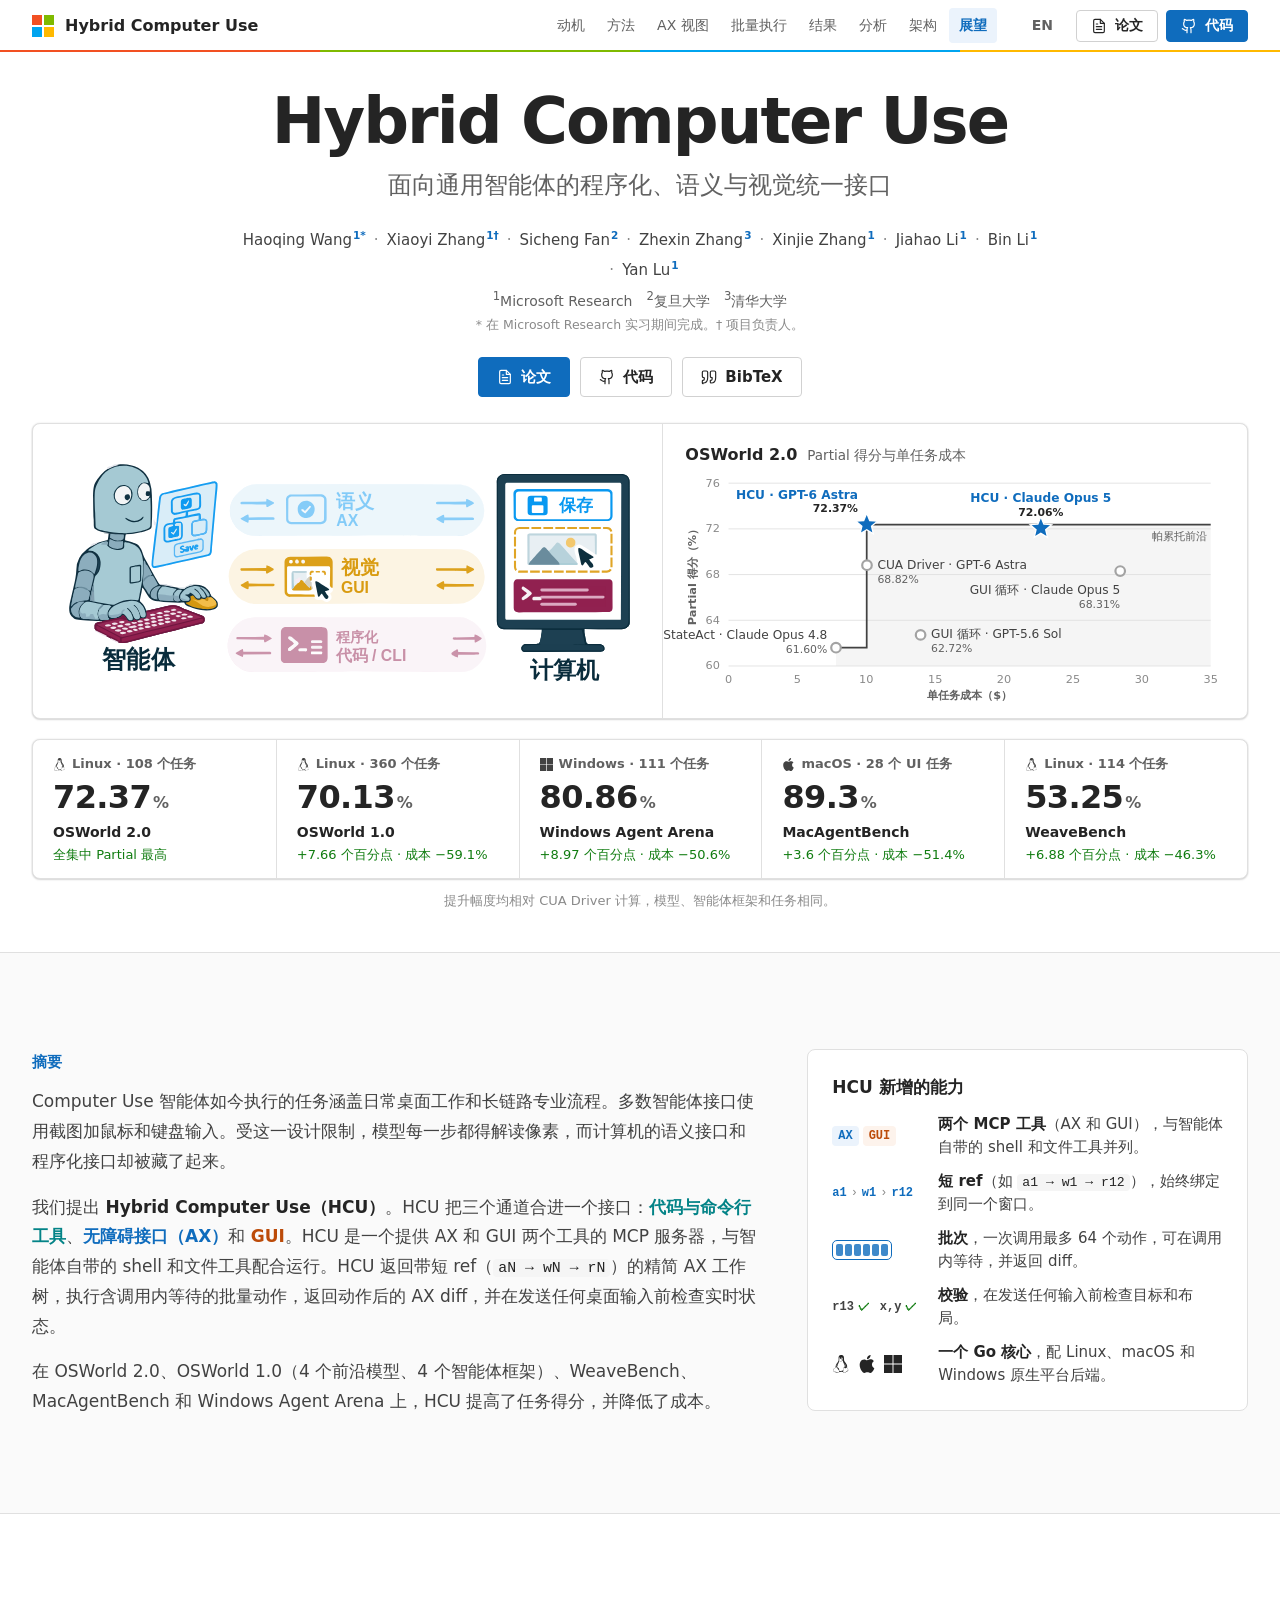
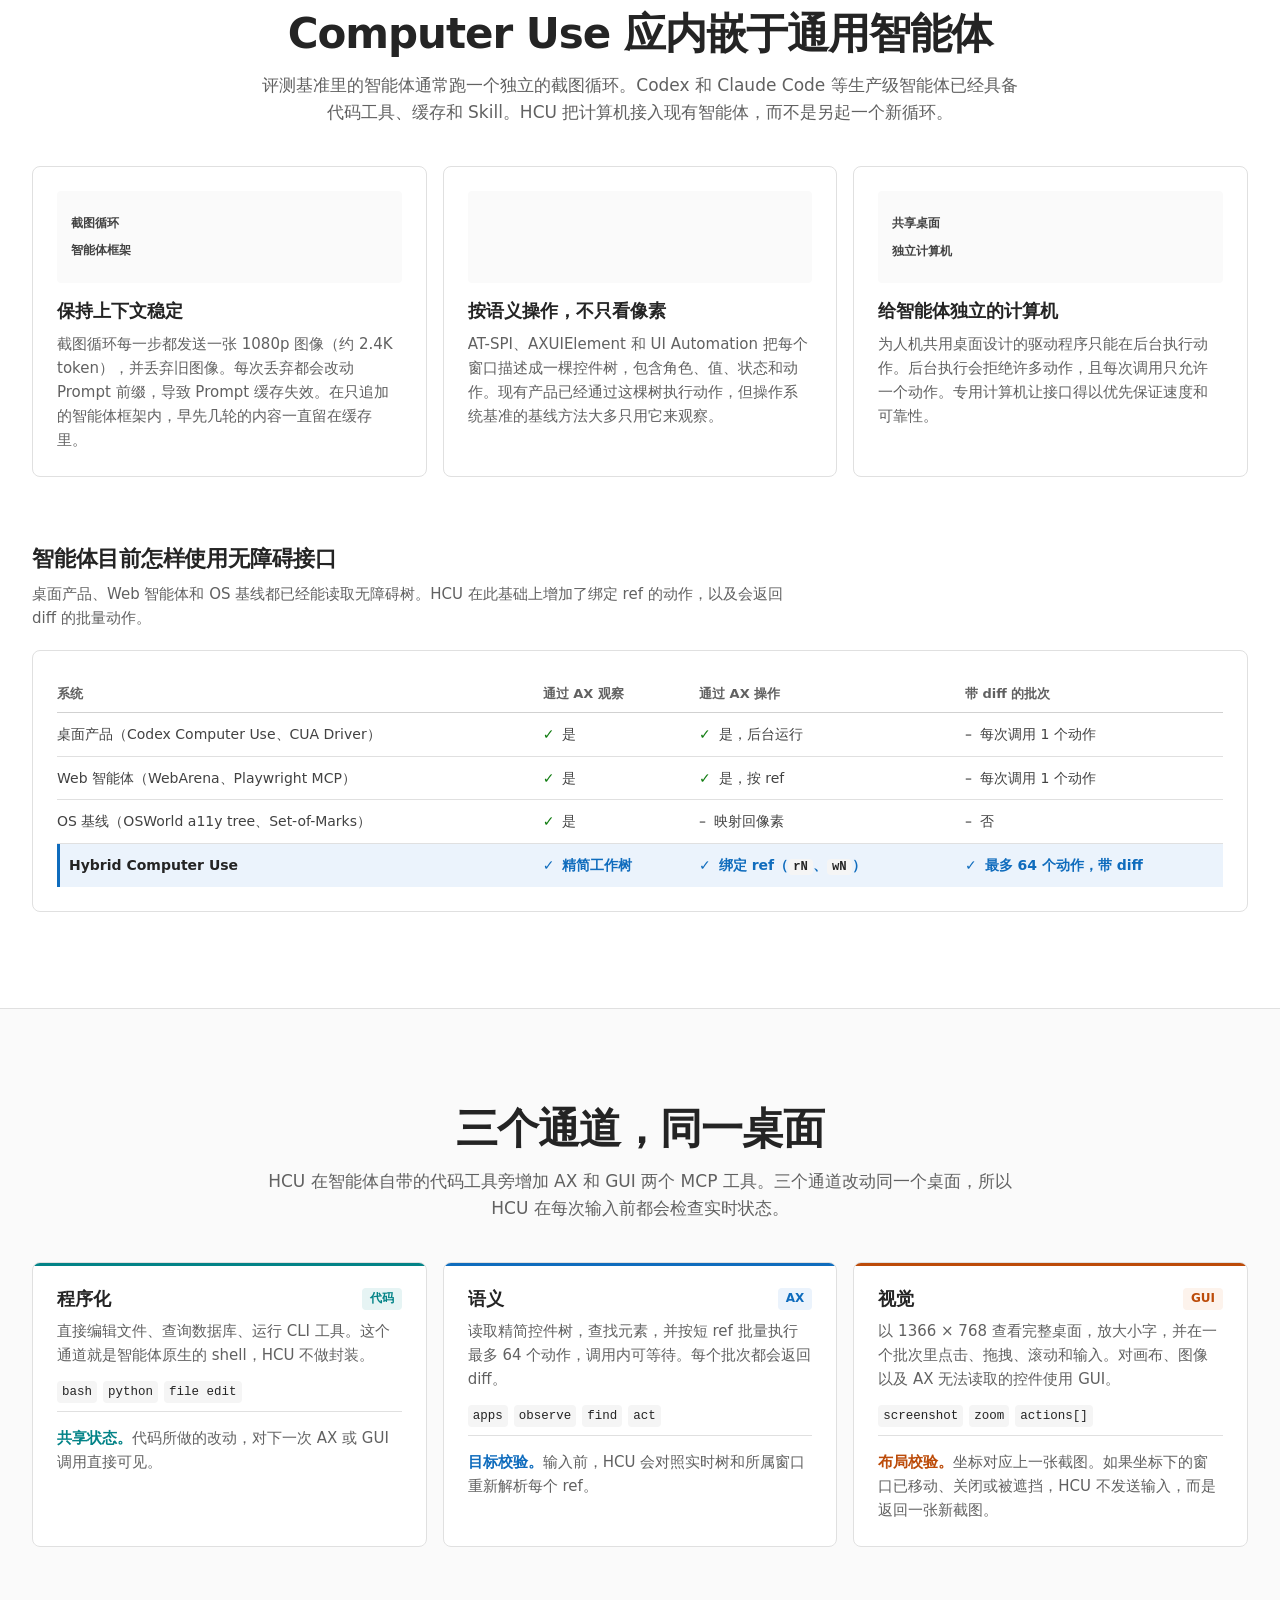
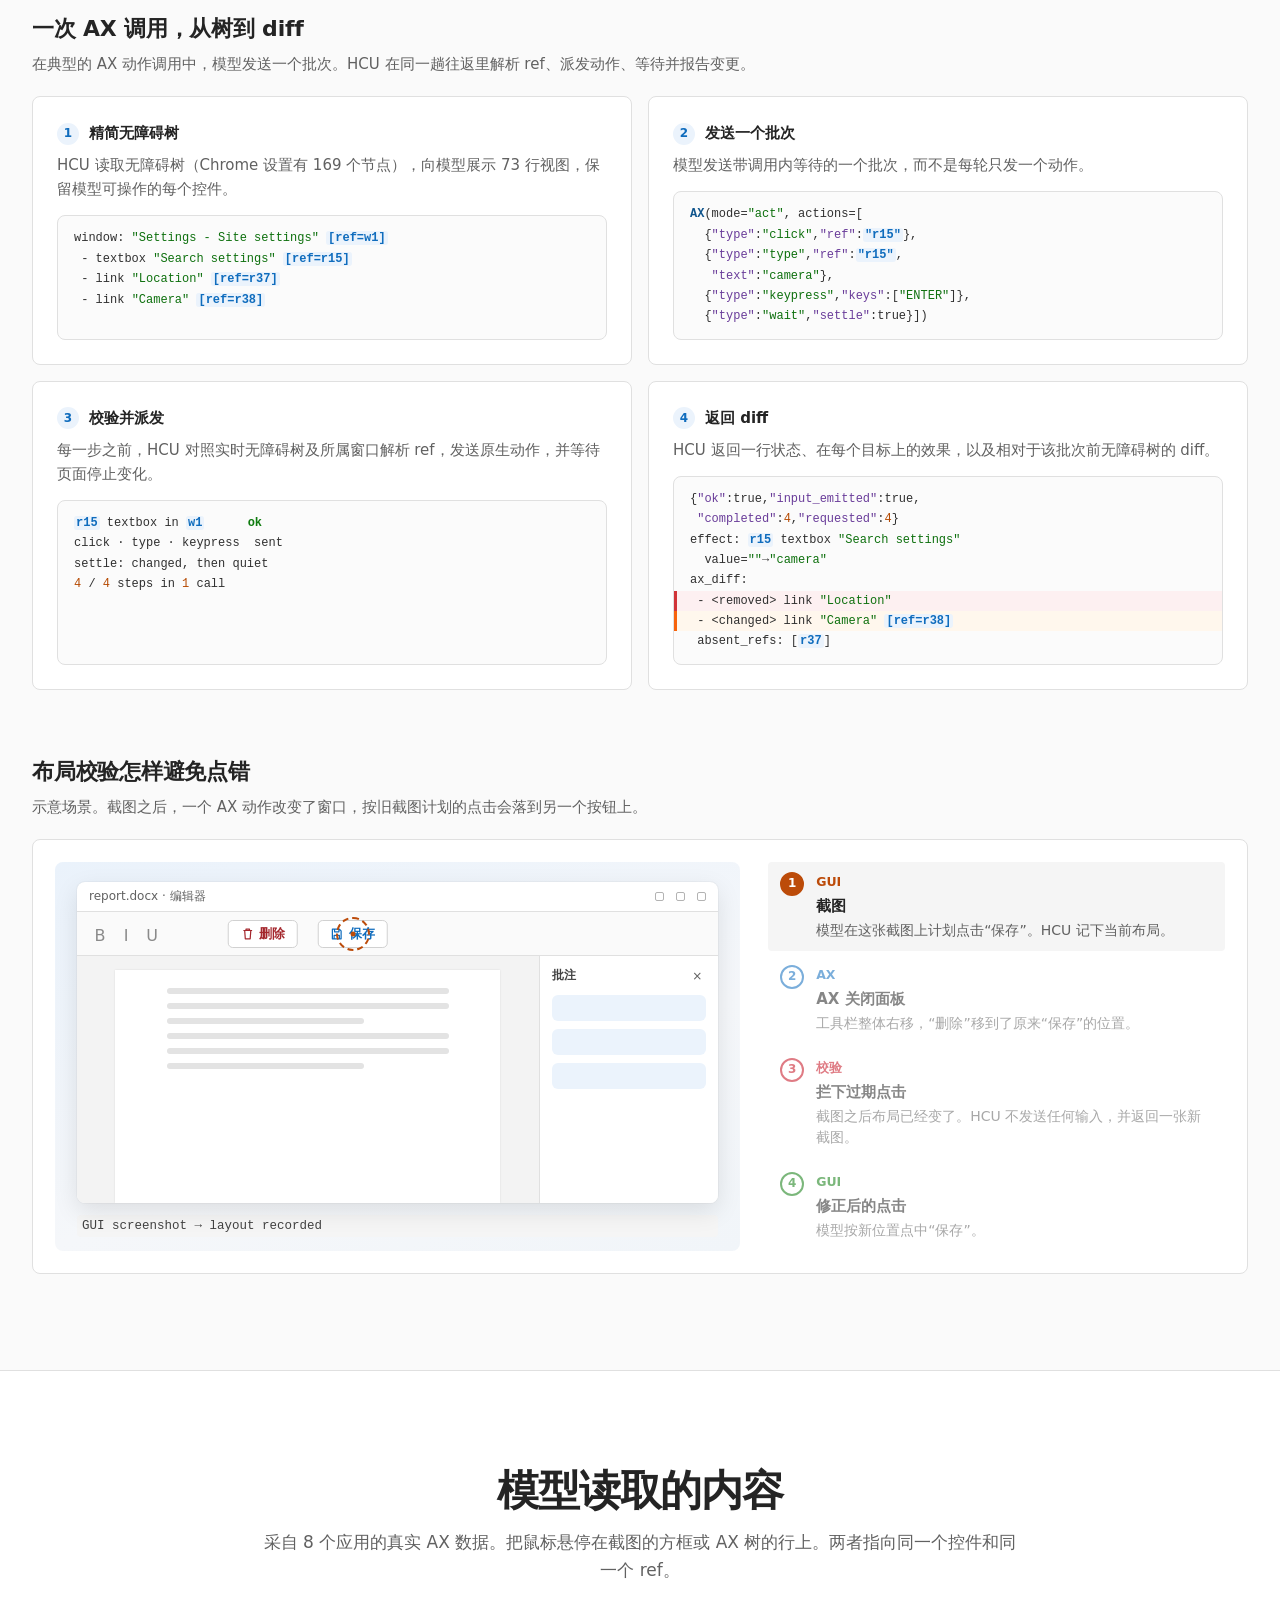
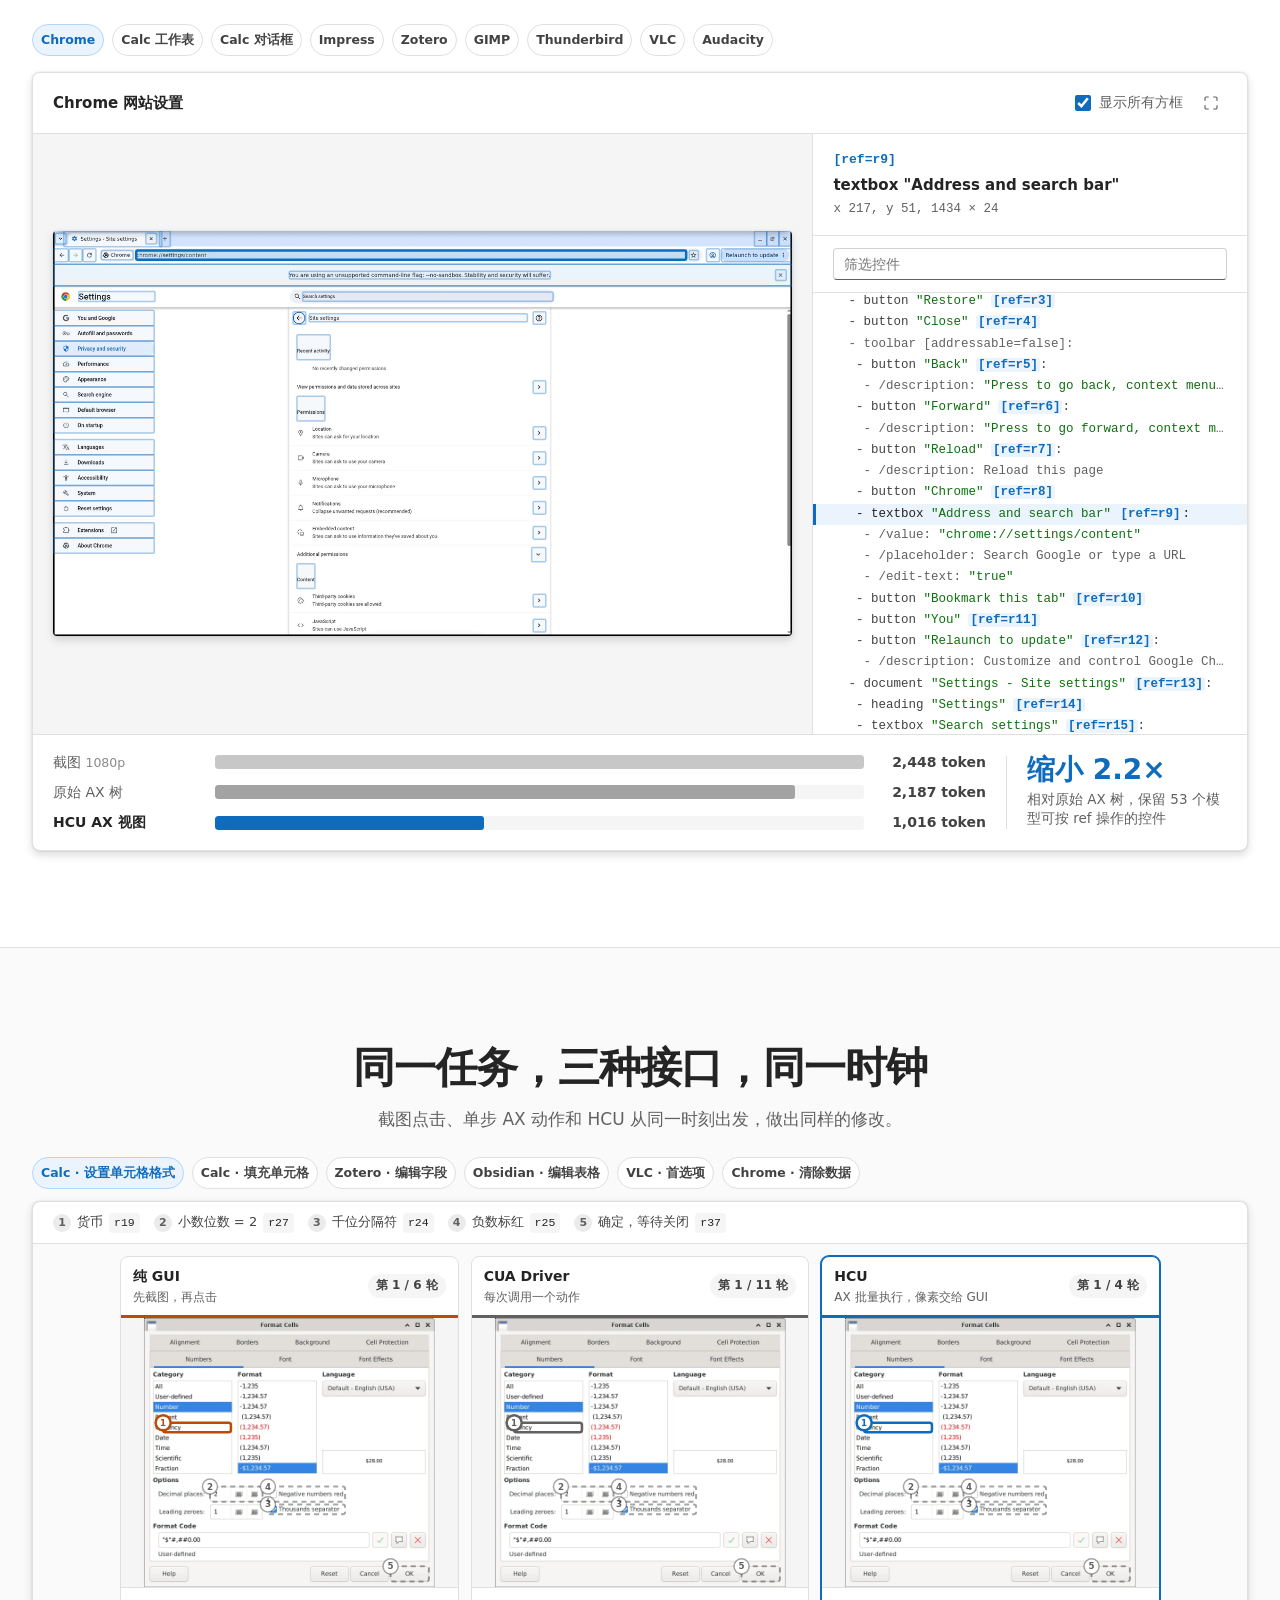
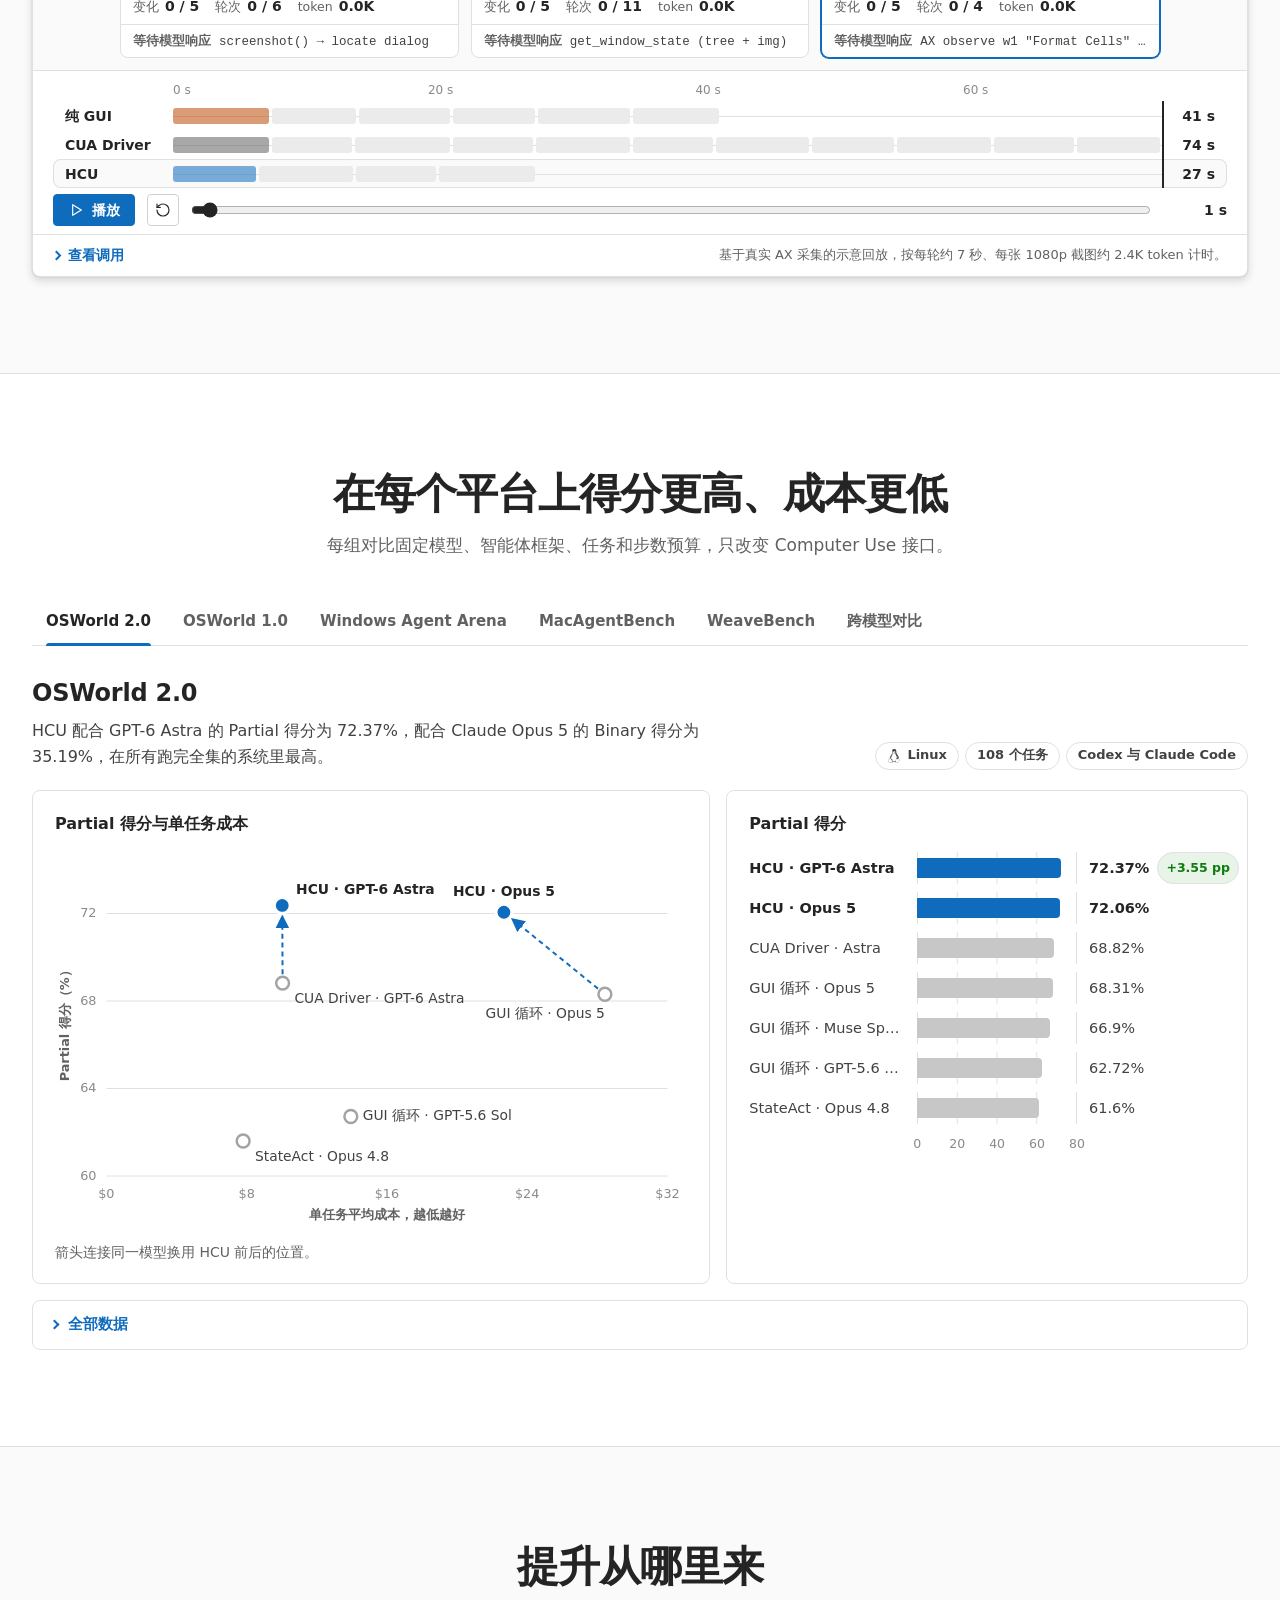
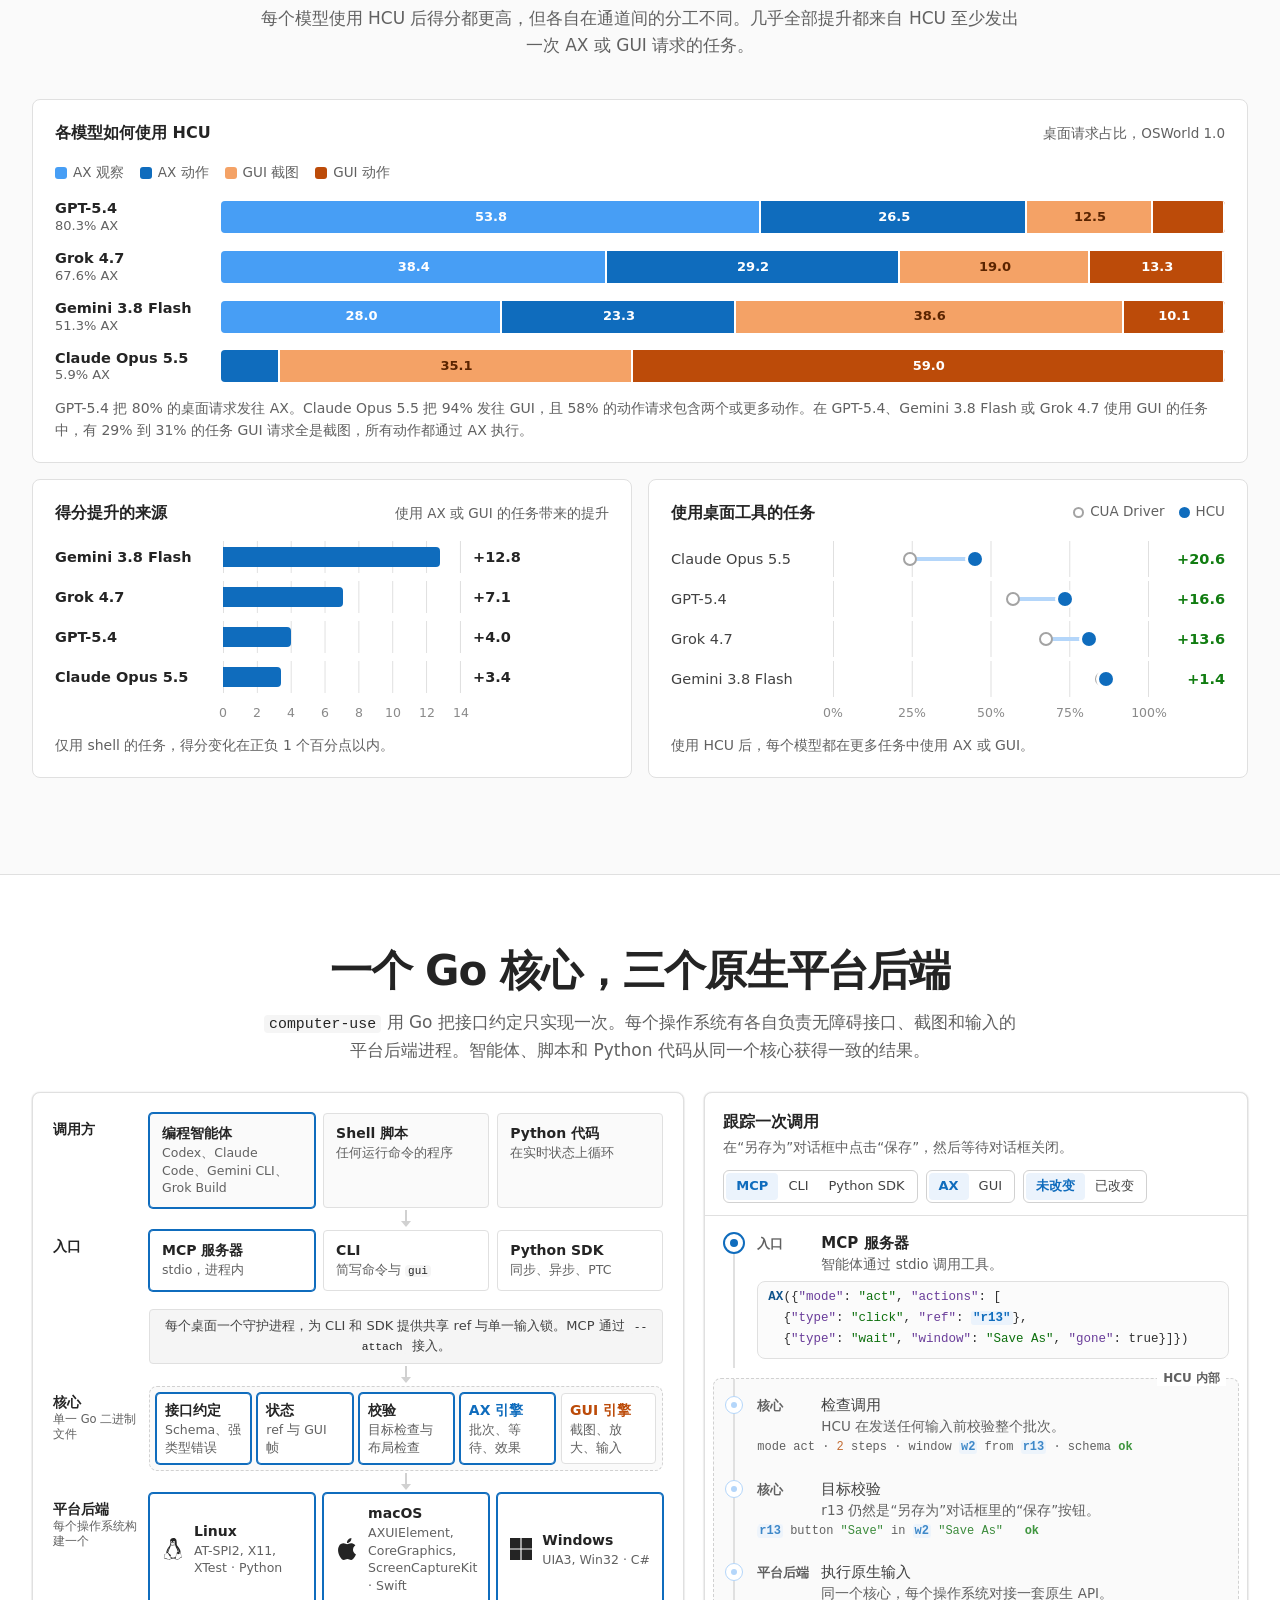
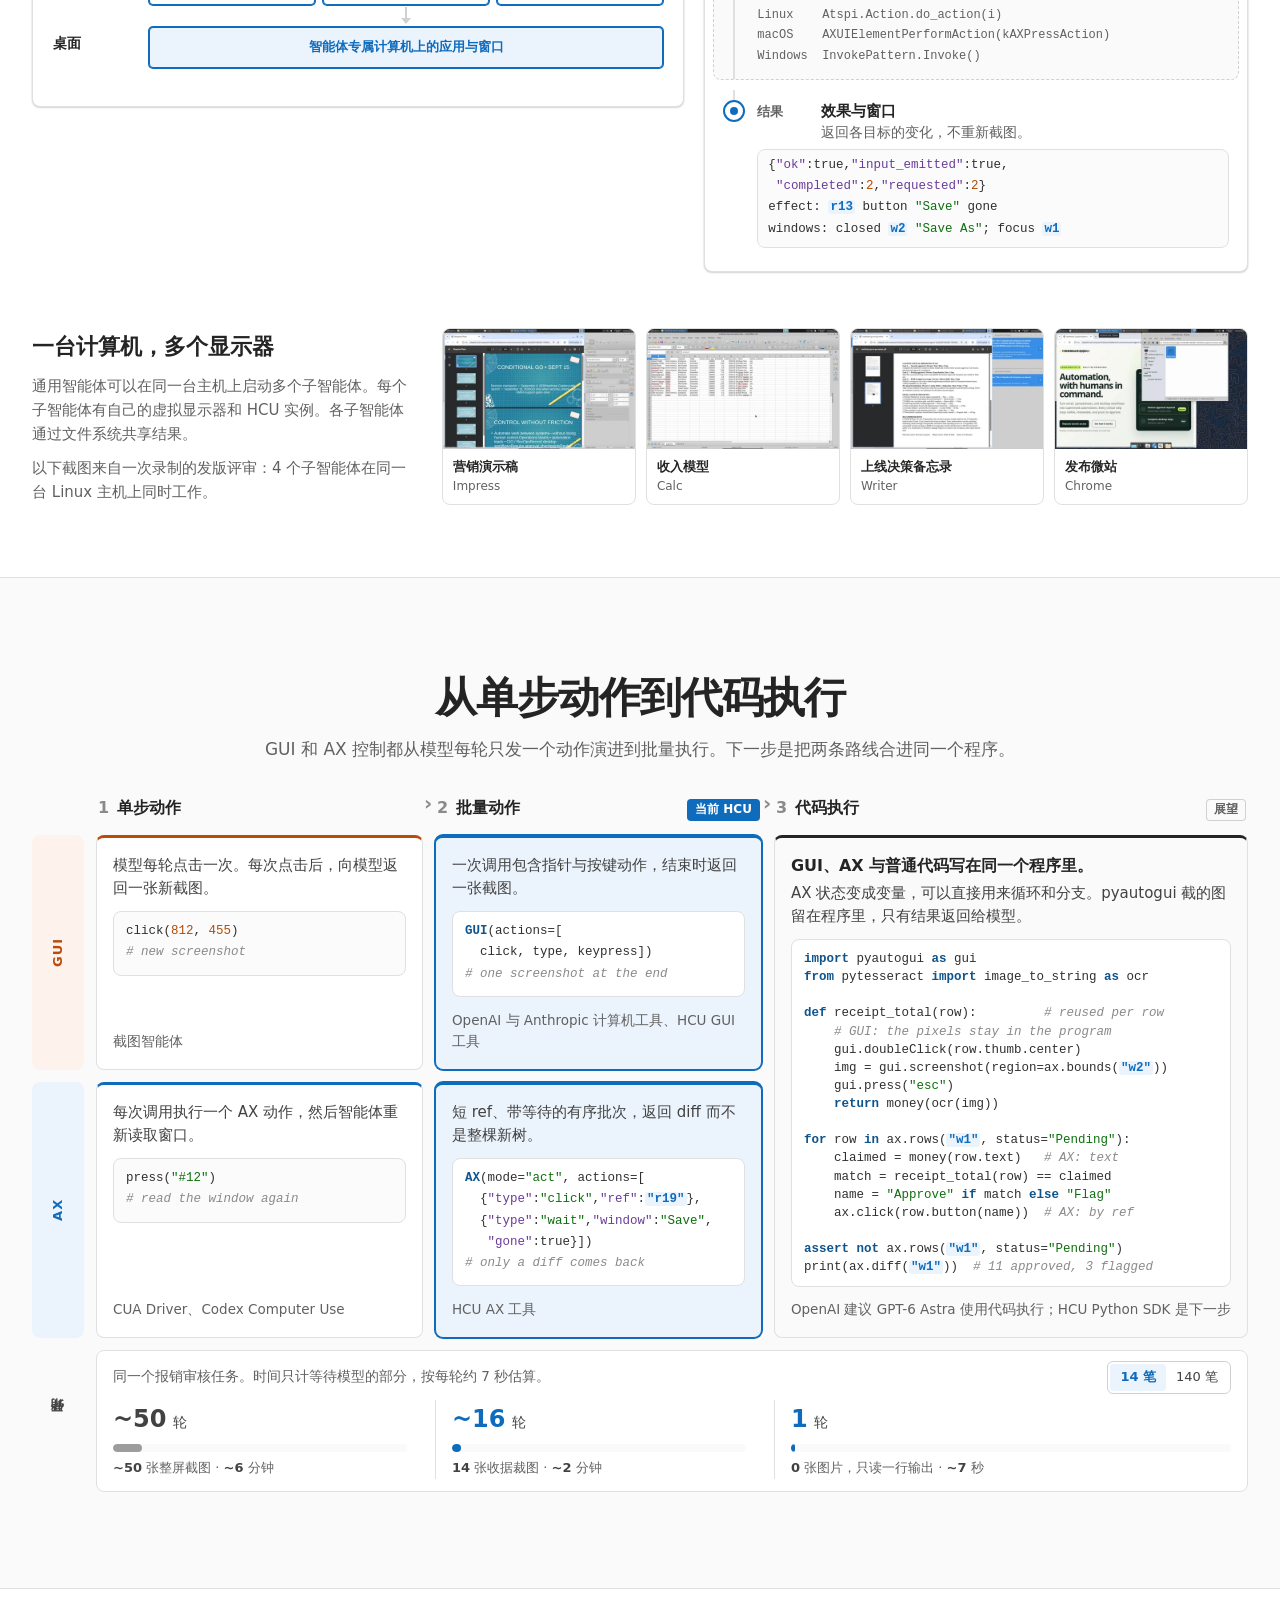
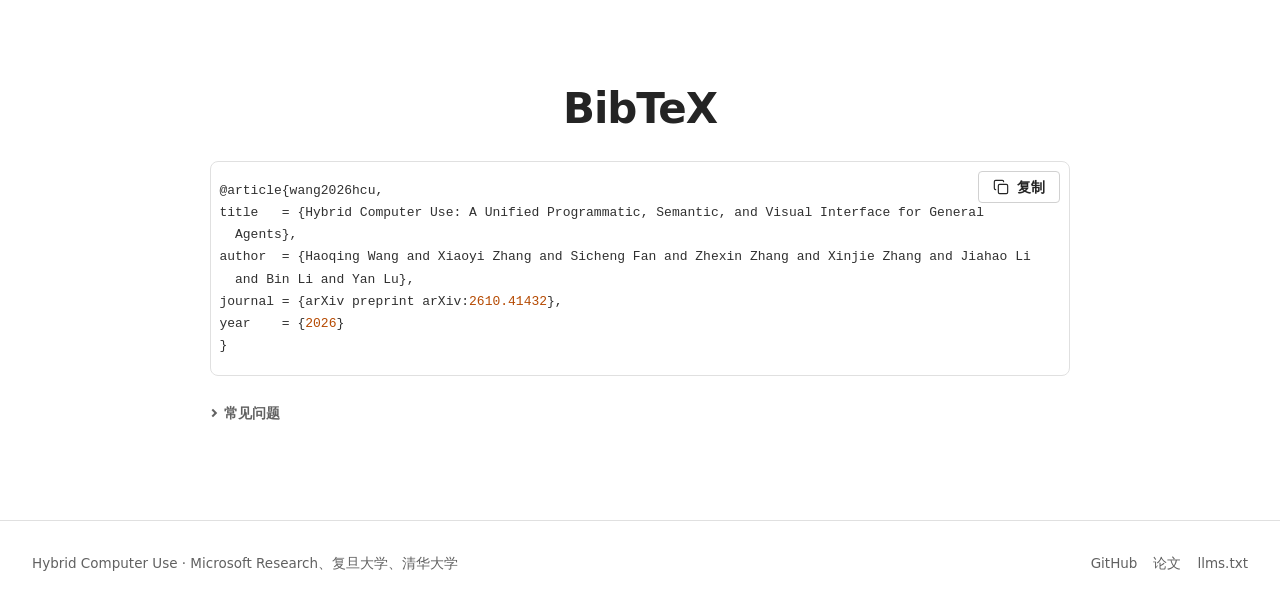
<file: zh.html>
<!DOCTYPE html>

<html lang="zh-CN">
<head>
<meta charset="utf-8"/>
<meta content="width=device-width, initial-scale=1" name="viewport"/>
<meta content="light" name="color-scheme"/>
<title>Hybrid Computer Use（HCU）：开源 Computer Use MCP 服务器，让 AI 智能体操作电脑</title>
<meta content="Hybrid Computer Use（HCU）是微软研究院开源的 Computer Use MCP 服务器，让 Codex、Claude Code 等 AI 智能体通过代码、无障碍接口（AX）和 GUI 操作 Linux、macOS 与 Windows 电脑。" name="description"/>
<meta content="混合计算机使用, Hybrid Computer Use, HCU, 计算机使用智能体, 电脑操作智能体, Computer Use, GUI 智能体, 桌面智能体, 操作系统智能体, AI 智能体, 大模型智能体, 多模态智能体, 智能体-计算机接口, 无障碍树, 无障碍接口, AX, AT-SPI, UI Automation, AXUIElement, GUI 自动化, 桌面自动化, MCP, 模型上下文协议, MCP 服务器, Codex, Claude Code, Gemini CLI, 代码执行, 程序化工具调用, OSWorld, Windows Agent Arena, MacAgentBench, WeaveBench, CUA Driver, 微软研究院, Computer Use MCP 服务器, AI 操作电脑" name="keywords"/>
<meta content="Haoqing Wang, Xiaoyi Zhang, Sicheng Fan, Zhexin Zhang, Xinjie Zhang, Jiahao Li, Bin Li, Yan Lu" name="author"/>
<meta content="index, follow, max-image-preview:large, max-snippet:-1" name="robots"/>
<meta content="#ffffff" name="theme-color"/>
<link href="favicon.ico?v=6ae86ba7" rel="icon" sizes="48x48"/>
<link href="static/imgs/favicon.svg?v=6ae86ba7" rel="icon" type="image/svg+xml"/>
<link href="static/imgs/apple-touch-icon.png?v=6ae86ba7" rel="apple-touch-icon"/>
<link href="https://microsoft.github.io/Hybrid-Computer-Use/zh.html" rel="canonical"/>
<link href="https://microsoft.github.io/Hybrid-Computer-Use/" hreflang="en" rel="alternate"/>
<link href="https://microsoft.github.io/Hybrid-Computer-Use/zh.html" hreflang="zh-CN" rel="alternate"/>
<link href="https://microsoft.github.io/Hybrid-Computer-Use/" hreflang="x-default" rel="alternate"/>
<link href="llms.txt" rel="alternate" title="llms.txt" type="text/plain"/>
<link href="llms-full.txt" rel="alternate" title="llms-full.txt" type="text/plain"/>



























<meta content="Hybrid Computer Use" property="og:site_name"/>
<meta content="Hybrid Computer Use（HCU）：开源 Computer Use MCP 服务器" property="og:title"/>
<meta content="一个 MCP 服务器，用代码、无障碍接口（AX）和 GUI 操作 Linux、macOS 与 Windows 桌面。" property="og:description"/>
<meta content="website" property="og:type"/>
<meta content="https://microsoft.github.io/Hybrid-Computer-Use/zh.html" property="og:url"/>
<meta content="zh_CN" property="og:locale"/>
<meta content="en_US" property="og:locale:alternate"/>
<meta content="https://microsoft.github.io/Hybrid-Computer-Use/static/imgs/social-preview.png" property="og:image"/>
<meta content="1280" property="og:image:width"/>
<meta content="640" property="og:image:height"/>
<meta content="智能体通过三个通道操作计算机：语义 AX、视觉 GUI，以及程序化的代码或 CLI。" property="og:image:alt"/>
<meta content="image/png" property="og:image:type"/>
<meta content="summary_large_image" name="twitter:card"/>
<meta content="Hybrid Computer Use（HCU）：开源 Computer Use MCP 服务器" name="twitter:title"/>
<meta content="一个 MCP 服务器，用代码、无障碍接口（AX）和 GUI 操作 Linux、macOS 与 Windows 桌面。" name="twitter:description"/>
<meta content="https://microsoft.github.io/Hybrid-Computer-Use/static/imgs/social-preview.png" name="twitter:image"/>
<meta content="智能体通过三个通道操作计算机：语义 AX、视觉 GUI，以及程序化的代码或 CLI。" name="twitter:image:alt"/>
<link href="static/css/site.css?v=6ae81f85" rel="stylesheet"/>
<script type="application/ld+json">
  {
    "@context": "https://schema.org",
    "@graph": [
      {
        "@type": "ScholarlyArticle",
        "@id": "https://microsoft.github.io/Hybrid-Computer-Use/#paper",
        "headline": "Hybrid Computer Use: A Unified Programmatic, Semantic, and Visual Interface for General Agents",
        "name": "Hybrid Computer Use: A Unified Programmatic, Semantic, and Visual Interface for General Agents",
        "alternateName": "HCU",
        "url": "https://arxiv.org/abs/2610.41432",
        "sameAs": "https://arxiv.org/abs/2610.41432",
        "identifier": [
          {
            "@type": "PropertyValue",
            "propertyID": "DOI",
            "value": "10.48550/arXiv.2610.41432"
          },
          {
            "@type": "PropertyValue",
            "propertyID": "arXiv",
            "value": "2610.41432"
          }
        ],
        "abstract": "Computer-use agents now run tasks from everyday desktop work to long professional workflows. Most agent interfaces use screenshots with mouse and keyboard input, so the model must interpret pixels at every step while the semantic and programmatic interfaces of the computer stay hidden. We introduce Hybrid Computer Use (HCU), which combines code and command-line tools, accessibility (AX), and the GUI in one interface. HCU is a two-tool MCP server (AX and GUI) that runs beside the agent's own shell and file tools. It returns compact AX working trees with short refs, runs batches of actions with in-call waits, reports post-action AX diffs, and checks live state before it sends any desktop input. On OSWorld 2.0, OSWorld 1.0 (four frontier models, four harnesses), WeaveBench, MacAgentBench, and Windows Agent Arena, HCU raises task scores and lowers cost.",
        "author": [
          {
            "@type": "Person",
            "name": "Haoqing Wang",
            "affiliation": {
              "@type": "Organization",
              "name": "Microsoft Research"
            },
            "sameAs": "https://github.com/hqhq1025"
          },
          {
            "@type": "Person",
            "name": "Xiaoyi Zhang",
            "affiliation": {
              "@type": "Organization",
              "name": "Microsoft Research"
            }
          },
          {
            "@type": "Person",
            "name": "Sicheng Fan",
            "affiliation": {
              "@type": "Organization",
              "name": "Fudan University"
            }
          },
          {
            "@type": "Person",
            "name": "Zhexin Zhang",
            "affiliation": {
              "@type": "Organization",
              "name": "Tsinghua University"
            }
          },
          {
            "@type": "Person",
            "name": "Xinjie Zhang",
            "affiliation": {
              "@type": "Organization",
              "name": "Microsoft Research"
            }
          },
          {
            "@type": "Person",
            "name": "Jiahao Li",
            "affiliation": {
              "@type": "Organization",
              "name": "Microsoft Research"
            }
          },
          {
            "@type": "Person",
            "name": "Bin Li",
            "affiliation": {
              "@type": "Organization",
              "name": "Microsoft Research"
            }
          },
          {
            "@type": "Person",
            "name": "Yan Lu",
            "affiliation": {
              "@type": "Organization",
              "name": "Microsoft Research"
            }
          }
        ],
        "datePublished": "2026-10-30",
        "inLanguage": "en",
        "keywords": [
          "Hybrid Computer Use",
          "HCU",
          "computer use",
          "computer-use agent",
          "CUA",
          "GUI agent",
          "desktop agent",
          "OS agent",
          "AI agent",
          "LLM agent",
          "multimodal agent",
          "agent-computer interface",
          "accessibility tree",
          "AX",
          "AT-SPI",
          "UI Automation",
          "AXUIElement",
          "GUI automation",
          "desktop automation",
          "MCP",
          "Model Context Protocol",
          "MCP server",
          "Codex",
          "Claude Code",
          "Gemini CLI",
          "Grok Build",
          "code execution",
          "programmatic tool calling",
          "OSWorld",
          "OSWorld 2.0",
          "Windows Agent Arena",
          "MacAgentBench",
          "WeaveBench",
          "CUA Driver",
          "Microsoft Research"
        ],
        "about": [
          {
            "@type": "Thing",
            "name": "Computer-use agents"
          },
          {
            "@type": "Thing",
            "name": "GUI agents"
          },
          {
            "@type": "Thing",
            "name": "Accessibility APIs"
          },
          {
            "@type": "Thing",
            "name": "Model Context Protocol"
          },
          {
            "@type": "Thing",
            "name": "Desktop automation"
          }
        ],
        "mentions": [
          {
            "@type": "CreativeWork",
            "name": "OSWorld"
          },
          {
            "@type": "CreativeWork",
            "name": "Windows Agent Arena"
          },
          {
            "@type": "CreativeWork",
            "name": "MacAgentBench"
          },
          {
            "@type": "CreativeWork",
            "name": "WeaveBench"
          },
          {
            "@type": "CreativeWork",
            "name": "CUA Driver"
          },
          {
            "@type": "CreativeWork",
            "name": "Codex"
          },
          {
            "@type": "CreativeWork",
            "name": "Claude Code"
          }
        ],
        "encoding": {
          "@type": "MediaObject",
          "encodingFormat": "application/pdf",
          "contentUrl": "https://microsoft.github.io/Hybrid-Computer-Use/assets/Hybrid-Computer-Use.pdf"
        },
        "image": "https://microsoft.github.io/Hybrid-Computer-Use/static/imgs/social-preview.png",
        "isBasedOn": {
          "@id": "https://microsoft.github.io/Hybrid-Computer-Use/#software"
        },
        "description": "HCU scores 72.37% Partial on OSWorld 2.0 (GPT-6 Astra) and 35.19% Binary with Claude Opus 5; 70.13% on OSWorld 1.0 with 59.1% lower cost than CUA Driver; 80.86% on Windows Agent Arena with 50.6% lower cost; 25 of 28 MacAgentBench UI tasks with 51.4% lower cost; and 53.25% on WeaveBench with 46.3% lower cost."
      },
      {
        "@type": "SoftwareSourceCode",
        "@id": "https://microsoft.github.io/Hybrid-Computer-Use/#software",
        "name": "Hybrid Computer Use (computer-use MCP server)",
        "alternateName": [
          "HCU",
          "computer-use"
        ],
        "description": "One MCP server for code, accessibility (AX), and GUI control of Linux, macOS, and Windows desktops.",
        "codeRepository": "https://github.com/microsoft/Hybrid-Computer-Use",
        "url": "https://github.com/microsoft/Hybrid-Computer-Use",
        "license": "https://opensource.org/licenses/MIT",
        "programmingLanguage": [
          "Go",
          "Python",
          "Swift",
          "C#"
        ],
        "runtimePlatform": [
          "Linux",
          "macOS",
          "Windows"
        ],
        "softwareVersion": "1.0.0",
        "author": {
          "@type": "Person",
          "name": "Haoqing Wang",
          "affiliation": {
            "@type": "Organization",
            "name": "Microsoft Research"
          },
          "sameAs": "https://github.com/hqhq1025"
        },
        "creator": {
          "@type": "Organization",
          "name": "Microsoft Research"
        },
        "keywords": [
          "MCP server",
          "computer-use MCP server",
          "Model Context Protocol",
          "computer use",
          "computer-use agent",
          "accessibility",
          "accessibility tree",
          "AT-SPI2",
          "AXUIElement",
          "UI Automation",
          "GUI automation",
          "desktop automation",
          "AI agents",
          "Codex",
          "Claude Code",
          "Gemini CLI",
          "Grok Build"
        ],
        "subjectOf": {
          "@id": "https://microsoft.github.io/Hybrid-Computer-Use/#paper"
        }
      },
      {
        "@type": "WebPage",
        "@id": "https://microsoft.github.io/Hybrid-Computer-Use/zh.html#webpage",
        "url": "https://microsoft.github.io/Hybrid-Computer-Use/zh.html",
        "name": "Hybrid Computer Use (HCU)",
        "description": "Hybrid Computer Use（HCU）是一个开源 MCP 服务器，让 Codex、Claude Code 等 AI 智能体通过代码、无障碍接口（AX）和 GUI 操作 Linux、macOS 与 Windows。在 OSWorld 2.0 上得分 72.37%；在 OSWorld 1.0 上得分 70.13%，成本降低 59%；在 Windows Agent Arena 上得分 80.86%，成本降低 51%。",
        "inLanguage": "zh-CN",
        "mainEntity": {
          "@id": "https://microsoft.github.io/Hybrid-Computer-Use/#paper"
        },
        "about": {
          "@id": "https://microsoft.github.io/Hybrid-Computer-Use/#software"
        },
        "primaryImageOfPage": "https://microsoft.github.io/Hybrid-Computer-Use/static/imgs/social-preview.png"
      },
      {
        "@type": "FAQPage",
        "@id": "https://microsoft.github.io/Hybrid-Computer-Use/zh.html#faq",
        "inLanguage": "zh-CN",
        "mainEntity": [
          {
            "@type": "Question",
            "name": "什么是 Hybrid Computer Use（HCU）？",
            "acceptedAnswer": {
              "@type": "Answer",
              "text": "Hybrid Computer Use（HCU）是微软研究院以 MIT 许可证开源的 Computer Use MCP 服务器 computer-use，用来让 AI 智能体操作电脑。它在编程智能体自带的 shell 和文件工具旁边加入两个工具：AX 读取和操作无障碍树（accessibility tree），GUI 负责截图以及鼠标和键盘输入。这样一个智能体就能在同一个桌面任务里混用代码、无障碍接口和像素操作。"
            }
          },
          {
            "@type": "Question",
            "name": "能让 Codex、Claude Code、Gemini CLI 和 Grok Build 用 HCU 操作电脑吗？",
            "acceptedAnswer": {
              "@type": "Answer",
              "text": "任何 MCP 客户端都能使用。仓库提供 Codex、Claude Code、Gemini CLI 和 Grok Build 的配置，可以用 python3 -m hcu.render_agent_config 生成。HCU 会向当前登录的桌面发送真实输入，运行不受信任的任务时，请使用专用桌面或一次性虚拟机。"
            }
          },
          {
            "@type": "Question",
            "name": "支持哪些操作系统，用哪些无障碍接口？",
            "acceptedAnswer": {
              "@type": "Answer",
              "text": "Linux（X11）使用 AT-SPI2、X11 和 XTest；macOS 14+ 使用 AXUIElement、CoreGraphics 和 ScreenCaptureKit；Windows 10/11 使用 UI Automation（FlaUI UIA3）和 Win32。同一个 Go 核心在每个平台上都给模型提供相同的 AX 和 GUI 工具。"
            }
          },
          {
            "@type": "Question",
            "name": "HCU 和只看截图的 Computer Use 循环有什么不同？",
            "acceptedAnswer": {
              "@type": "Answer",
              "text": "截图循环每一步都发送整张截图，只能通过像素操作。HCU 让智能体按 ref 操作有名称的控件，一次调用最多批量执行 64 个动作，只读回 diff，只在需要像素时才截图。"
            }
          },
          {
            "@type": "Question",
            "name": "HCU 和 CUA Driver、Codex Computer Use 相比如何？",
            "acceptedAnswer": {
              "@type": "Answer",
              "text": "这两个驱动也通过无障碍树操作，但每次调用只执行一个动作，并且在共享桌面的后台运行。HCU 面向智能体独占的桌面：批量执行动作并在调用内等待，返回 diff，并在输入前检查实时目标和窗口布局。在相同模型和智能体框架下，HCU 比 CUA Driver 得分更高、成本更低。"
            }
          },
          {
            "@type": "Question",
            "name": "HCU 和 UFO2、CoAct-1、StateAct、Agent S2 是什么关系？",
            "acceptedAnswer": {
              "@type": "Answer",
              "text": "Agent S2 把 GUI 定位交给专用模型。CoAct-1 和 StateAct 搭建多智能体系统，把 GUI 操作交给专门的 GUI 执行者或子智能体。UFO2 把 UI Automation 与视觉控件检测结合起来，通过 GUI 和应用 API 执行。HCU 则给一个通用智能体加上 AX 和 GUI 两个工具，由模型自己选择通道。"
            }
          },
          {
            "@type": "Question",
            "name": "不用 MCP，能从命令行或 Python 调用吗？",
            "acceptedAnswer": {
              "@type": "Answer",
              "text": "可以。computer-use 命令行和 Python SDK 与 MCP 服务器使用同一个核心，并在每个桌面上共用一个守护进程。Python 代码也可以通过程序化工具调用（programmatic tool calling）调用 HCU。"
            }
          },
          {
            "@type": "Question",
            "name": "怎样复现 OSWorld 结果？",
            "acceptedAnswer": {
              "@type": "Answer",
              "text": "按仓库里的 Running OSWorld 操作。每个任务在全新的 Docker/QEMU 客户机中运行，只有一个智能体和一个 MCP 进程，由官方评测器打分。"
            }
          },
          {
            "@type": "Question",
            "name": "论文在哪里，怎样引用？",
            "acceptedAnswer": {
              "@type": "Answer",
              "text": "论文是 arXiv:2610.41432 [cs.HC]，2026 年 10 月 30 日提交，DOI 10.48550/arXiv.2610.41432。BibTeX 条目见上方。"
            }
          }
        ]
      }
    ]
  }
  </script>
<script defer="" src="static/js/i18n-zh.js?v=6ae82062"></script>
  <script defer="" src="static/js/site.js?v=6ae344fa"></script>
<script defer="" src="static/js/charts.js?v=6ae81f85"></script>
</head>
<body>
<svg aria-hidden="true" height="0" style="position:absolute" width="0">
<symbol id="i-paper" viewbox="0 0 24 24"><path d="M14 2H6a2 2 0 0 0-2 2v16a2 2 0 0 0 2 2h12a2 2 0 0 0 2-2V8z"></path><path d="M14 2v6h6"></path><path d="M16 13H8"></path><path d="M16 17H8"></path><path d="M10 9H8"></path></symbol>
<symbol id="i-github" viewbox="0 0 24 24"><path d="M15 22v-4a4.8 4.8 0 0 0-1-3.5c3 0 6-2 6-5.5.08-1.25-.27-2.48-1-3.5.28-1.15.28-2.35 0-3.5 0 0-1 0-3 1.5-2.64-.5-5.36-.5-8 0C6 2 5 2 5 2c-.3 1.15-.3 2.35 0 3.5A5.4 5.4 0 0 0 4 9c0 3.5 3 5.5 6 5.5-.39.49-.68 1.05-.85 1.65-.17.6-.22 1.23-.15 1.85v4"></path><path d="M9 18c-4.51 2-5-2-7-2"></path></symbol>
<symbol id="i-quote" viewbox="0 0 24 24"><path d="M3 21c3 0 7-1 7-8V5c0-1.25-.76-2-2-2H4c-1.25 0-2 .75-2 2v6c0 1.25.75 2 2 2 1 0 1 0 1 1v1c0 1-1 2-2 2s-1 0-1 1v3c0 1 0 1 1 1z"></path><path d="M15 21c3 0 7-1 7-8V5c0-1.25-.76-2-2-2h-4c-1.25 0-2 .75-2 2v6c0 1.25.75 2 2 2h.75c0 2.25.25 4-2.75 4v3c0 1 0 1 1 1z"></path></symbol>
<symbol id="i-terminal" viewbox="0 0 24 24"><path d="m4 17 6-6-6-6"></path><path d="M12 19h8"></path></symbol>
<symbol id="i-tree" viewbox="0 0 24 24"><rect height="6" rx="1" width="6" x="16" y="16"></rect><rect height="6" rx="1" width="6" x="2" y="16"></rect><rect height="6" rx="1" width="6" x="9" y="2"></rect><path d="M5 16v-3a1 1 0 0 1 1-1h12a1 1 0 0 1 1 1v3"></path><path d="M12 12V8"></path></symbol>
<symbol id="i-pointer" viewbox="0 0 24 24"><path d="m3 3 7.07 16.97 2.51-7.39 7.39-2.51L3 3z"></path><path d="m13 13 6 6"></path></symbol>
<symbol id="i-monitor" viewbox="0 0 24 24"><rect height="14" rx="2" width="20" x="2" y="3"></rect><path d="M8 21h8"></path><path d="M12 17v4"></path></symbol>
<symbol id="i-layers" viewbox="0 0 24 24"><path d="m12 2 10 5-10 5L2 7z"></path><path d="m2 17 10 5 10-5"></path><path d="m2 12 10 5 10-5"></path></symbol>
<symbol id="i-play" viewbox="0 0 24 24"><path d="M7 4v16l13-8z"></path></symbol>
<symbol id="i-pause" viewbox="0 0 24 24"><path d="M8 5v14"></path><path d="M16 5v14"></path></symbol>
<symbol id="i-restart" viewbox="0 0 24 24"><path d="M3 12a9 9 0 1 0 9-9 9.75 9.75 0 0 0-6.74 2.74L3 8"></path><path d="M3 3v5h5"></path></symbol>
<symbol id="i-expand" viewbox="0 0 24 24"><path d="M8 3H5a2 2 0 0 0-2 2v3"></path><path d="M21 8V5a2 2 0 0 0-2-2h-3"></path><path d="M3 16v3a2 2 0 0 0 2 2h3"></path><path d="M16 21h3a2 2 0 0 0 2-2v-3"></path></symbol>
<symbol id="i-copy" viewbox="0 0 24 24"><rect height="14" rx="2" width="14" x="8" y="8"></rect><path d="M4 16c-1.1 0-2-.9-2-2V4c0-1.1.9-2 2-2h10c1.1 0 2 .9 2 2"></path></symbol>
<symbol id="i-left" viewbox="0 0 24 24"><path d="m15 18-6-6 6-6"></path></symbol>
<symbol id="i-right" viewbox="0 0 24 24"><path d="m9 18 6-6-6-6"></path></symbol>
<symbol id="i-close" viewbox="0 0 24 24"><path d="M18 6 6 18"></path><path d="m6 6 12 12"></path></symbol>
<symbol id="i-cache" viewbox="0 0 24 24"><path d="M21 12a9 9 0 1 1-3-6.7L21 8"></path><path d="M21 3v5h-5"></path></symbol>
<symbol id="i-shield" viewbox="0 0 24 24"><path d="M20 13c0 5-3.5 7.5-7.66 8.95a1 1 0 0 1-.67-.01C7.5 20.5 4 18 4 13V6a1 1 0 0 1 1-1c2 0 4.5-1.2 6.24-2.72a1.17 1.17 0 0 1 1.52 0C14.51 3.81 17 5 19 5a1 1 0 0 1 1 1z"></path><path d="m9 12 2 2 4-4"></path></symbol>
<symbol id="i-linux" viewbox="0 0 24 24"><path d="M12.504 0c-.155 0-.315.008-.48.021-4.226.333-3.105 4.807-3.17 6.298-.076 1.092-.3 1.953-1.05 3.02-.885 1.051-2.127 2.75-2.716 4.521-.278.832-.41 1.684-.287 2.489a.424.424 0 00-.11.135c-.26.268-.45.6-.663.839-.199.199-.485.267-.797.4-.313.136-.658.269-.864.68-.09.189-.136.394-.132.602 0 .199.027.4.055.536.058.399.116.728.04.97-.249.68-.28 1.145-.106 1.484.174.334.535.47.94.601.81.2 1.91.135 2.774.6.926.466 1.866.67 2.616.47.526-.116.97-.464 1.208-.946.587-.003 1.23-.269 2.26-.334.699-.058 1.574.267 2.577.2.025.134.063.198.114.333l.003.003c.391.778 1.113 1.132 1.884 1.071.771-.06 1.592-.536 2.257-1.306.631-.765 1.683-1.084 2.378-1.503.348-.199.629-.469.649-.853.023-.4-.2-.811-.714-1.376v-.097l-.003-.003c-.17-.2-.25-.535-.338-.926-.085-.401-.182-.786-.492-1.046h-.003c-.059-.054-.123-.067-.188-.135a.357.357 0 00-.19-.064c.431-1.278.264-2.55-.173-3.694-.533-1.41-1.465-2.638-2.175-3.483-.796-1.005-1.576-1.957-1.56-3.368.026-2.152.236-6.133-3.544-6.139zm.529 3.405h.013c.213 0 .396.062.584.198.19.135.33.332.438.533.105.259.158.459.166.724 0-.02.006-.04.006-.06v.105a.086.086 0 01-.004-.021l-.004-.024a1.807 1.807 0 01-.15.706.953.953 0 01-.213.335.71.71 0 00-.088-.042c-.104-.045-.198-.064-.284-.133a1.312 1.312 0 00-.22-.066c.05-.06.146-.133.183-.198.053-.128.082-.264.088-.402v-.02a1.21 1.21 0 00-.061-.4c-.045-.134-.101-.2-.183-.333-.084-.066-.167-.132-.267-.132h-.016c-.093 0-.176.03-.262.132a.8.8 0 00-.205.334 1.18 1.18 0 00-.09.4v.019c.002.089.008.179.02.267-.193-.067-.438-.135-.607-.202a1.635 1.635 0 01-.018-.2v-.02a1.772 1.772 0 01.15-.768c.082-.22.232-.406.43-.533a.985.985 0 01.594-.2zm-2.962.059h.036c.142 0 .27.048.399.135.146.129.264.288.344.465.09.199.14.4.153.667v.004c.007.134.006.2-.002.266v.08c-.03.007-.056.018-.083.024-.152.055-.274.135-.393.2.012-.09.013-.18.003-.267v-.015c-.012-.133-.04-.2-.082-.333a.613.613 0 00-.166-.267.248.248 0 00-.183-.064h-.021c-.071.006-.13.04-.186.132a.552.552 0 00-.12.27.944.944 0 00-.023.33v.015c.012.135.037.2.08.334.046.134.098.2.166.268.01.009.02.018.034.024-.07.057-.117.07-.176.136a.304.304 0 01-.131.068 2.62 2.62 0 01-.275-.402 1.772 1.772 0 01-.155-.667 1.759 1.759 0 01.08-.668 1.43 1.43 0 01.283-.535c.128-.133.26-.2.418-.2zm1.37 1.706c.332 0 .733.065 1.216.399.293.2.523.269 1.052.468h.003c.255.136.405.266.478.399v-.131a.571.571 0 01.016.47c-.123.31-.516.643-1.063.842v.002c-.268.135-.501.333-.775.465-.276.135-.588.292-1.012.267a1.139 1.139 0 01-.448-.067 3.566 3.566 0 01-.322-.198c-.195-.135-.363-.332-.612-.465v-.005h-.005c-.4-.246-.616-.512-.686-.71-.07-.268-.005-.47.193-.6.224-.135.38-.271.483-.336.104-.074.143-.102.176-.131h.002v-.003c.169-.202.436-.47.839-.601.139-.036.294-.065.466-.065zm2.8 2.142c.358 1.417 1.196 3.475 1.735 4.473.286.534.855 1.659 1.102 3.024.156-.005.33.018.513.064.646-1.671-.546-3.467-1.089-3.966-.22-.2-.232-.335-.123-.335.59.534 1.365 1.572 1.646 2.757.13.535.16 1.104.021 1.67.067.028.135.06.205.067 1.032.534 1.413.938 1.23 1.537v-.043c-.06-.003-.12 0-.18 0h-.016c.151-.467-.182-.825-1.065-1.224-.915-.4-1.646-.336-1.77.465-.008.043-.013.066-.018.135-.068.023-.139.053-.209.064-.43.268-.662.669-.793 1.187-.13.533-.17 1.156-.205 1.869v.003c-.02.334-.17.838-.319 1.35-1.5 1.072-3.58 1.538-5.348.334a2.645 2.645 0 00-.402-.533 1.45 1.45 0 00-.275-.333c.182 0 .338-.03.465-.067a.615.615 0 00.314-.334c.108-.267 0-.697-.345-1.163-.345-.467-.931-.995-1.788-1.521-.63-.4-.986-.87-1.15-1.396-.165-.534-.143-1.085-.015-1.645.245-1.07.873-2.11 1.274-2.763.107-.065.037.135-.408.974-.396.751-1.14 2.497-.122 3.854a8.123 8.123 0 01.647-2.876c.564-1.278 1.743-3.504 1.836-5.268.048.036.217.135.289.202.218.133.38.333.59.465.21.201.477.335.876.335.039.003.075.006.11.006.412 0 .73-.134.997-.268.29-.134.52-.334.74-.4h.005c.467-.135.835-.402 1.044-.7zm2.185 8.958c.037.6.343 1.245.882 1.377.588.134 1.434-.333 1.791-.765l.211-.01c.315-.007.577.01.847.268l.003.003c.208.199.305.53.391.876.085.4.154.78.409 1.066.486.527.645.906.636 1.14l.003-.007v.018l-.003-.012c-.015.262-.185.396-.498.595-.63.401-1.746.712-2.457 1.57-.618.737-1.37 1.14-2.036 1.191-.664.053-1.237-.2-1.574-.898l-.005-.003c-.21-.4-.12-1.025.056-1.69.176-.668.428-1.344.463-1.897.037-.714.076-1.335.195-1.814.12-.465.308-.797.641-.984l.045-.022zm-10.814.049h.01c.053 0 .105.005.157.014.376.055.706.333 1.023.752l.91 1.664.003.003c.243.533.754 1.064 1.189 1.637.434.598.77 1.131.729 1.57v.006c-.057.744-.48 1.148-1.125 1.294-.645.135-1.52.002-2.395-.464-.968-.536-2.118-.469-2.857-.602-.369-.066-.61-.2-.723-.4-.11-.2-.113-.602.123-1.23v-.004l.002-.003c.117-.334.03-.752-.027-1.118-.055-.401-.083-.71.043-.94.16-.334.396-.4.69-.533.294-.135.64-.202.915-.47h.002v-.002c.256-.268.445-.601.668-.838.19-.201.38-.336.663-.336zm7.159-9.074c-.435.201-.945.535-1.488.535-.542 0-.97-.267-1.28-.466-.154-.134-.28-.268-.373-.335-.164-.134-.144-.333-.074-.333.109.016.129.134.199.2.096.066.215.2.36.333.292.2.68.467 1.167.467.485 0 1.053-.267 1.398-.466.195-.135.445-.334.648-.467.156-.136.149-.267.279-.267.128.016.034.134-.147.332a8.097 8.097 0 01-.69.468zm-1.082-1.583V5.64c-.006-.02.013-.042.029-.05.074-.043.18-.027.26.004.063 0 .16.067.15.135-.006.049-.085.066-.135.066-.055 0-.092-.043-.141-.068-.052-.018-.146-.008-.163-.065zm-.551 0c-.02.058-.113.049-.166.066-.047.025-.086.068-.14.068-.05 0-.13-.02-.136-.068-.01-.066.088-.133.15-.133.08-.031.184-.047.259-.005.019.009.036.03.03.05v.02h.003z"></path></symbol>
<symbol id="i-apple" viewbox="0 0 24 24"><path d="M12.152 6.896c-.948 0-2.415-1.078-3.96-1.04-2.04.027-3.91 1.183-4.961 3.014-2.117 3.675-.546 9.103 1.519 12.09 1.013 1.454 2.208 3.09 3.792 3.039 1.52-.065 2.09-.987 3.935-.987 1.831 0 2.35.987 3.96.948 1.637-.026 2.676-1.48 3.676-2.948 1.156-1.688 1.636-3.325 1.662-3.415-.039-.013-3.182-1.221-3.22-4.857-.026-3.04 2.48-4.494 2.597-4.559-1.429-2.09-3.623-2.324-4.39-2.376-2-.156-3.675 1.09-4.61 1.09zM15.53 3.83c.843-1.012 1.4-2.427 1.245-3.83-1.207.052-2.662.805-3.532 1.818-.78.896-1.454 2.338-1.273 3.714 1.338.104 2.715-.688 3.559-1.701"></path></symbol>
<symbol id="i-windows" viewbox="0 0 24 24"><path d="M0,0H11.377V11.372H0ZM12.623,0H24V11.372H12.623ZM0,12.623H11.377V24H0Zm12.623,0H24V24H12.623"></path></symbol>
</svg>
<a class="skip-link" href="#abstract">跳到正文</a>
<header class="nav">
<div class="container nav-inner">
<a aria-label="Hybrid Computer Use，返回顶部" class="brand" href="#top"><span aria-hidden="true" class="ms-logo"><i></i><i></i><i></i><i></i></span>
        Hybrid Computer Use</a>
<nav aria-label="章节" class="nav-links">
<a href="#motivation">动机</a>
<a href="#method">方法</a>
<a href="#atlas">AX 视图</a>
<a href="#batching">批量执行</a>
<a href="#results">结果</a>
<a href="#analysis">分析</a>
<a href="#architecture">架构</a>
<a href="#outlook">展望</a>
</nav>
<div class="nav-actions">
<a class="btn btn-subtle lang-switch" href="./" hreflang="en" lang="en">EN</a>
<a class="btn" href="https://arxiv.org/abs/2610.41432" rel="noopener" target="_blank"><svg><use href="#i-paper"></use></svg><span>论文</span></a>
<a class="btn btn-primary" href="https://github.com/microsoft/Hybrid-Computer-Use" rel="noopener" target="_blank"><svg><use href="#i-github"></use></svg><span>代码</span></a>
</div>
</div>
</header>
<main id="top">
<!-- Hero -->
<section class="hero">
<div class="container">
<h1>Hybrid Computer Use</h1>
<p class="hero-sub">面向通用智能体的程序化、语义与视觉统一接口</p>
<div>
<p class="authors"><span>Haoqing Wang<sup>1*</sup></span><span>Xiaoyi Zhang<sup>1†</sup></span><span>Sicheng Fan<sup>2</sup></span><span>Zhexin Zhang<sup>3</sup></span><span>Xinjie Zhang<sup>1</sup></span><span>Jiahao Li<sup>1</sup></span><span>Bin Li<sup>1</sup></span><span>Yan Lu<sup>1</sup></span></p>
<p class="affiliations"><span><sup>1</sup>Microsoft Research</span><span><sup>2</sup>复旦大学</span><span><sup>3</sup>清华大学</span></p>
<p class="author-note">* 在 Microsoft Research 实习期间完成。† 项目负责人。</p>
</div>
<div class="hero-actions">
<a class="btn btn-primary btn-lg" href="https://arxiv.org/abs/2610.41432" rel="noopener" target="_blank"><svg><use href="#i-paper"></use></svg>论文</a>
<a class="btn btn-lg" href="https://github.com/microsoft/Hybrid-Computer-Use" rel="noopener" target="_blank"><svg><use href="#i-github"></use></svg>代码</a>
<a class="btn btn-lg" href="#citation"><svg><use href="#i-quote"></use></svg>BibTeX</a>
</div>
<figure class="hero-fig">
<div class="hero-fig-art"><div class="fig1"><img alt="智能体通过三个通道操作计算机：语义 AX、视觉 GUI，以及程序化的代码或 CLI。" data-motion-base="static/imgs/hcu-channels-base-zh.svg?v=6ae34393" height="759" src="static/imgs/hcu-channels-zh.svg?v=6ae34393" width="1789"/></div></div>
<div class="hero-fig-chart" id="hero-chart"></div>
</figure>
<div class="scoreboard">
<a class="score" data-result-tab="osw2" href="#results">
<span class="score-os"><svg aria-hidden="true" class="os-icon"><use href="#i-linux"></use></svg>Linux · 108 个任务</span>
<span class="score-value">72.37<small>%</small></span>
<span class="score-name">OSWorld 2.0</span>
<span class="score-delta">全集中 Partial 最高</span>
</a>
<a class="score" data-result-tab="osw1" href="#results">
<span class="score-os"><svg aria-hidden="true" class="os-icon"><use href="#i-linux"></use></svg>Linux · 360 个任务</span>
<span class="score-value">70.13<small>%</small></span>
<span class="score-name">OSWorld 1.0</span>
<span class="score-delta">+7.66 个百分点 · 成本 −59.1%</span>
</a>
<a class="score" data-result-tab="waa" href="#results">
<span class="score-os"><svg aria-hidden="true" class="os-icon"><use href="#i-windows"></use></svg>Windows · 111 个任务</span>
<span class="score-value">80.86<small>%</small></span>
<span class="score-name">Windows Agent Arena</span>
<span class="score-delta">+8.97 个百分点 · 成本 −50.6%</span>
</a>
<a class="score" data-result-tab="mac" href="#results">
<span class="score-os"><svg aria-hidden="true" class="os-icon"><use href="#i-apple"></use></svg>macOS · 28 个 UI 任务</span>
<span class="score-value">89.3<small>%</small></span>
<span class="score-name">MacAgentBench</span>
<span class="score-delta">+3.6 个百分点 · 成本 −51.4%</span>
</a>
<a class="score" data-result-tab="weave" href="#results">
<span class="score-os"><svg aria-hidden="true" class="os-icon"><use href="#i-linux"></use></svg>Linux · 114 个任务</span>
<span class="score-value">53.25<small>%</small></span>
<span class="score-name">WeaveBench</span>
<span class="score-delta">+6.88 个百分点 · 成本 −46.3%</span>
</a>
</div>
<p class="scoreboard-note">提升幅度均相对 CUA Driver 计算，模型、智能体框架和任务相同。</p>
</div>
</section>
<!-- Abstract -->
<section class="section section-alt" id="abstract">
<div class="container">
<div class="abstract-layout">
<div class="abstract">
<h2>摘要</h2>
<p>Computer Use 智能体如今执行的任务涵盖日常桌面工作和长链路专业流程。多数智能体接口使用截图加鼠标和键盘输入。受这一设计限制，模型每一步都得解读像素，而计算机的语义接口和程序化接口却被藏了起来。</p>
<p>我们提出 <strong>Hybrid Computer Use（HCU）</strong>。HCU 把三个通道合进一个接口：<span class="chw chw-code">代码与命令行工具</span>、<span class="chw chw-ax">无障碍接口（AX）</span>和 <span class="chw chw-gui">GUI</span>。HCU 是一个提供 AX 和 GUI 两个工具的 MCP 服务器，与智能体自带的 shell 和文件工具配合运行。HCU 返回带短 ref（<code>aN → wN → rN</code>）的精简 AX 工作树，执行含调用内等待的批量动作，返回动作后的 AX diff，并在发送任何桌面输入前检查实时状态。</p>
<p>在 OSWorld 2.0、OSWorld 1.0（4 个前沿模型、4 个智能体框架）、WeaveBench、MacAgentBench 和 Windows Agent Arena 上，HCU 提高了任务得分，并降低了成本。</p>
</div>
<aside class="adds">
<h3>HCU 新增的能力</h3>
<ul>
<li><span aria-hidden="true" class="add-vis"><span class="tk tk-ax">AX</span><span class="tk tk-gui">GUI</span></span><span class="add-txt"><strong>两个 MCP 工具</strong>（AX 和 GUI），与智能体自带的 shell 和文件工具并列。</span></li>
<li><span aria-hidden="true" class="add-vis add-refs"><b>a1</b>›<b>w1</b>›<b>r12</b></span><span class="add-txt"><strong>短 ref</strong>（如 <code>a1 → w1 → r12</code>），始终绑定到同一个窗口。</span></li>
<li><span aria-hidden="true" class="add-vis"><span class="add-batch"><i></i><i></i><i></i><i></i><i></i><i></i></span></span><span class="add-txt"><strong>批次</strong>，一次调用最多 64 个动作，可在调用内等待，并返回 diff。</span></li>
<li><span aria-hidden="true" class="add-vis add-guard"><b>r13</b><em>✓</em><b>x,y</b><em>✓</em></span><span class="add-txt"><strong>校验</strong>，在发送任何输入前检查目标和布局。</span></li>
<li><span aria-hidden="true" class="add-vis add-os"><svg class="os-icon"><use href="#i-linux"></use></svg><svg class="os-icon"><use href="#i-apple"></use></svg><svg class="os-icon"><use href="#i-windows"></use></svg></span><span class="add-txt"><strong>一个 Go 核心</strong>，配 Linux、macOS 和 Windows 原生平台后端。</span></li>
</ul>
</aside>
</div>
</div>
</section>
<!-- Motivation -->
<section class="section" id="motivation">
<div class="container">
<div class="section-head">
<h2>Computer Use 应内嵌于通用智能体</h2>
<p>评测基准里的智能体通常跑一个独立的截图循环。Codex 和 Claude Code 等生产级智能体已经具备代码工具、缓存和 Skill。HCU 把计算机接入现有智能体，而不是另起一个新循环。</p>
</div>
<div class="grid-3">
<article class="card why-card">
<div aria-hidden="true" class="why-vis">
<div class="pr-row"><span class="pr-lab">截图循环</span><span class="pr-blocks"><i data-at="1"></i><i class="img gone" data-at="2" data-off="4"></i><i data-at="3"></i><i class="img gone" data-at="4" data-off="6"></i><i data-at="5"></i><i class="img" data-at="6"></i></span><span class="pr-note is-miss" data-at="4" data-hit="6">缓存失效</span></div>
<div class="pr-row"><span class="pr-lab">智能体框架</span><span class="pr-blocks is-cached"><i data-at="1" data-hit="2"></i><i data-at="2" data-hit="3"></i><i data-at="3" data-hit="4"></i><i data-at="4" data-hit="5"></i><i data-at="5" data-hit="6"></i><i class="new" data-at="6"></i></span><span class="pr-note is-hit" data-at="2">命中缓存</span></div>
</div>
<h3>保持上下文稳定</h3>
<p>截图循环每一步都发送一张 1080p 图像（约 2.4K token），并丢弃旧图像。每次丢弃都会改动 Prompt 前缀，导致 Prompt 缓存失效。在只追加的智能体框架内，早先几轮的内容一直留在缓存里。</p>
</article>
<article class="card why-card">
<div aria-hidden="true" class="why-vis why-tree"><span data-at="1" data-off="7"><em>window</em> "Save As"</span><span class="d1" data-at="2" data-hit="4" data-off="7"><em>textbox</em> "File name" <b>r11</b></span><span class="d1" data-at="3" data-hit="5" data-off="7"><em>button</em> "Save" <b>r13</b></span></div>
<h3>按语义操作，不只看像素</h3>
<p>AT-SPI、AXUIElement 和 UI Automation 把每个窗口描述成一棵控件树，包含角色、值、状态和动作。现有产品已经通过这棵树执行动作，但操作系统基准的基线方法大多只用它来观察。</p>
</article>
<article class="card why-card">
<div aria-hidden="true" class="why-vis">
<div class="pr-row"><span class="pr-lab">共享桌面</span><span class="calls"><b data-at="1"><i></i></b><b data-at="2"><i class="no" data-hit="3"></i></b><b data-at="3"><i></i></b><b data-at="4"><i></i></b></span><span class="pr-note" data-at="4">4 次调用</span></div>
<div class="pr-row"><span class="pr-lab">独立计算机</span><span class="calls"><b class="wide" data-at="1" data-hit="2"><i></i><i></i><i></i><i></i><i></i><i></i></b></span><span class="pr-note is-hit" data-at="2">1 次调用</span></div>
</div>
<h3>给智能体独立的计算机</h3>
<p>为人机共用桌面设计的驱动程序只能在后台执行动作。后台执行会拒绝许多动作，且每次调用只允许一个动作。专用计算机让接口得以优先保证速度和可靠性。</p>
</article>
</div>
<div class="subhead">
<h3>智能体目前怎样使用无障碍接口</h3>
<p>桌面产品、Web 智能体和 OS 基线都已经能读取无障碍树。HCU 在此基础上增加了绑定 ref 的动作，以及会返回 diff 的批量动作。</p>
</div>
<div class="card">
<div class="table-wrap">
<table class="table table-text">
<thead>
<tr><th>系统</th><th>通过 AX 观察</th><th>通过 AX 操作</th><th>带 diff 的批次</th></tr>
</thead>
<tbody>
<tr><td>桌面产品（Codex Computer Use、CUA Driver）</td><td class="check">是</td><td class="check">是，后台运行</td><td class="cross">每次调用 1 个动作</td></tr>
<tr><td>Web 智能体（WebArena、Playwright MCP）</td><td class="check">是</td><td class="check">是，按 ref</td><td class="cross">每次调用 1 个动作</td></tr>
<tr><td>OS 基线（OSWorld a11y tree、Set-of-Marks）</td><td class="check">是</td><td class="cross">映射回像素</td><td class="cross">否</td></tr>
<tr class="is-ours"><td>Hybrid Computer Use</td><td>精简工作树</td><td>绑定 ref（<code>rN</code>、<code>wN</code>）</td><td>最多 64 个动作，带 diff</td></tr>
</tbody>
</table>
</div>
</div>
</div>
</section>
<!-- Method -->
<section class="section section-alt" id="method">
<div class="container">
<div class="section-head">
<h2>三个通道，同一桌面</h2>
<p>HCU 在智能体自带的代码工具旁增加 AX 和 GUI 两个 MCP 工具。三个通道改动同一个桌面，所以 HCU 在每次输入前都会检查实时状态。</p>
</div>
<div class="grid-3">
<article class="card channel is-code">
<div class="channel-head"><h3>程序化</h3><span class="tag tag-code">代码</span></div>
<p>直接编辑文件、查询数据库、运行 CLI 工具。这个通道就是智能体原生的 shell，HCU 不做封装。</p>
<div class="channel-tools"><code>bash</code><code>python</code><code>file edit</code></div>
<p class="channel-guard"><b>共享状态。</b>代码所做的改动，对下一次 AX 或 GUI 调用直接可见。</p>
</article>
<article class="card channel is-ax">
<div class="channel-head"><h3>语义</h3><span class="tag tag-ax">AX</span></div>
<p>读取精简控件树，查找元素，并按短 ref 批量执行最多 64 个动作，调用内可等待。每个批次都会返回 diff。</p>
<div class="channel-tools"><code>apps</code><code>observe</code><code>find</code><code>act</code></div>
<p class="channel-guard"><b>目标校验。</b>输入前，HCU 会对照实时树和所属窗口重新解析每个 ref。</p>
</article>
<article class="card channel is-gui">
<div class="channel-head"><h3>视觉</h3><span class="tag tag-gui">GUI</span></div>
<p>以 1366 × 768 查看完整桌面，放大小字，并在一个批次里点击、拖拽、滚动和输入。对画布、图像以及 AX 无法读取的控件使用 GUI。</p>
<div class="channel-tools"><code>screenshot</code><code>zoom</code><code>actions[]</code></div>
<p class="channel-guard"><b>布局校验。</b>坐标对应上一张截图。如果坐标下的窗口已移动、关闭或被遮挡，HCU 不发送输入，而是返回一张新截图。</p>
</article>
</div>
<div class="subhead">
<h3>一次 AX 调用，从树到 diff</h3>
<p>在典型的 AX 动作调用中，模型发送一个批次。HCU 在同一趟往返里解析 ref、派发动作、等待并报告变更。</p>
</div>
<div class="flow">
<article class="card flow-step">
<h4><span class="step-no">1</span>精简无障碍树</h4>
<p>HCU 读取无障碍树（Chrome 设置有 169 个节点），向模型展示 73 行视图，保留模型可操作的每个控件。</p>
<pre class="code">window: "Settings - Site settings" [ref=w1]
 - textbox "Search settings" [ref=r15]
 - link "Location" [ref=r37]
 - link "Camera" [ref=r38]</pre>
</article>
<article class="card flow-step">
<h4><span class="step-no">2</span>发送一个批次</h4>
<p>模型发送带调用内等待的一个批次，而不是每轮只发一个动作。</p>
<pre class="code">AX(mode="act", actions=[
  {"type":"click","ref":"r15"},
  {"type":"type","ref":"r15",
   "text":"camera"},
  {"type":"keypress","keys":["ENTER"]},
  {"type":"wait","settle":true}])</pre>
</article>
<article class="card flow-step">
<h4><span class="step-no">3</span>校验并派发</h4>
<p>每一步之前，HCU 对照实时无障碍树及所属窗口解析 ref，发送原生动作，并等待页面停止变化。</p>
<pre class="code">r15 textbox in w1      ok
click · type · keypress  sent
settle: changed, then quiet
4 / 4 steps in 1 call</pre>
</article>
<article class="card flow-step">
<h4><span class="step-no">4</span>返回 diff</h4>
<p>HCU 返回一行状态、在每个目标上的效果，以及相对于该批次前无障碍树的 diff。</p>
<pre class="code">{"ok":true,"input_emitted":true,
 "completed":4,"requested":4}
effect: r15 textbox "Search settings"
  value=""→"camera"
ax_diff:
 - &lt;removed&gt; link "Location"
 - &lt;changed&gt; link "Camera" [ref=r38]
 absent_refs: [r37]</pre>
</article>
</div>
<div class="subhead">
<h3>布局校验怎样避免点错</h3>
<p>示意场景。截图之后，一个 AX 动作改变了窗口，按旧截图计划的点击会落到另一个按钮上。</p>
</div>
<div class="card guard-demo" data-step="1" id="guard-demo">
<div aria-hidden="true" class="gd-stage">
<div class="gd-win">
<div class="gd-title"><span>report.docx · 编辑器</span><i></i><i></i><i></i></div>
<div class="gd-tools">
<span class="gd-fmt"><i>B</i><i>I</i><i>U</i></span>
<span class="gd-btn is-del"><svg viewbox="0 0 16 16"><path d="M3 4h10M6 4V2.5h4V4M4.5 4l.7 9.5h5.6l.7-9.5"></path></svg>删除</span>
<span class="gd-btn is-save"><svg viewbox="0 0 16 16"><path d="M3 2.5h8l2 2v9H3zM5.5 2.5v3h5v-3M5 13.5v-4h6v4"></path></svg>保存</span>
</div>
<div class="gd-body">
<div class="gd-page"><i></i><i></i><i></i><i></i><i></i><i></i></div>
<div class="gd-panel"><div class="gd-panel-head">批注<b>×</b><em>r8</em></div><i></i><i></i><i></i></div>
</div>
<div class="gd-flash"></div>
<span class="gd-aim"></span>
<span class="gd-tag is-stale">旧坐标现在落在“删除”上</span>
<span class="gd-toast">已保存</span>
</div>
<div class="gd-log">
<code data-s="1">GUI screenshot → layout recorded</code>
<code data-s="2">AX click r8 → panel closed</code>
<code data-s="3">GUI click(430, 92) → stale layout, 0 sent</code>
<code data-s="4">GUI click(570, 92) → 1 of 1 sent</code>
</div>
</div>
<ol class="gd-steps">
<li class="is-gui"><button data-step="1" type="button"><span class="tl-dot">1</span><span class="gd-txt"><span class="tl-ch">GUI</span><strong>截图</strong><span>模型在这张截图上计划点击“保存”。HCU 记下当前布局。</span></span></button></li>
<li class="is-ax"><button data-step="2" type="button"><span class="tl-dot">2</span><span class="gd-txt"><span class="tl-ch">AX</span><strong>AX 关闭面板</strong><span>工具栏整体右移，“删除”移到了原来“保存”的位置。</span></span></button></li>
<li class="is-block"><button data-step="3" type="button"><span class="tl-dot">3</span><span class="gd-txt"><span class="tl-ch">校验</span><strong>拦下过期点击</strong><span>截图之后布局已经变了。HCU 不发送任何输入，并返回一张新截图。</span></span></button></li>
<li class="is-ok"><button data-step="4" type="button"><span class="tl-dot">4</span><span class="gd-txt"><span class="tl-ch">GUI</span><strong>修正后的点击</strong><span>模型按新位置点中“保存”。</span></span></button></li>
</ol>
</div>
</div>
</section>
<!-- Demos -->
<section class="section" id="atlas">
<div class="container">
<div class="section-head">
<h2>模型读取的内容</h2>
<p>采自 8 个应用的真实 AX 数据。把鼠标悬停在截图的方框或 AX 树的行上。两者指向同一个控件和同一个 ref。</p>
</div>
<!-- AX atlas -->
<div id="panel-atlas">
<div aria-label="应用" class="chips" id="atlas-scenes" role="group"></div>
<div class="demo" style="margin-top:16px">
<div class="demo-bar">
<div>
<div class="demo-title" id="atlas-title">Chrome 网站设置</div>
</div>
<div style="display:flex;gap:12px;align-items:center">
<label class="toggle"><input checked="" id="atlas-boxes" type="checkbox"/> 显示所有方框</label>
<button aria-label="打开原尺寸截图" class="btn btn-icon btn-subtle" id="atlas-expand" type="button"><svg><use href="#i-expand"></use></svg></button>
</div>
</div>
<div class="atlas">
<div class="atlas-stage">
<div class="atlas-shot" id="atlas-shot">
<img alt="" height="1057" id="atlas-img" width="1928"/>
<svg aria-hidden="true" id="atlas-svg" preserveaspectratio="none"></svg>
</div>
</div>
<div class="atlas-side">
<div aria-live="polite" class="atlas-detail">
<div class="ref" id="atlas-ref">悬停在控件上</div>
<div class="role" id="atlas-role"></div>
<div class="meta" id="atlas-meta"></div>
</div>
<div class="atlas-search">
<label class="visually-hidden" for="atlas-filter">筛选 AX 树</label>
<input autocomplete="off" class="input" id="atlas-filter" placeholder="筛选控件" type="search"/>
</div>
<div aria-label="HCU 返回的 AX 视图" class="atlas-tree" id="atlas-tree" tabindex="0"></div>
</div>
</div>
<div class="tok-compare" id="atlas-tokens"></div>
</div>
</div>
</div>
</section>
<section class="section section-alt" id="batching">
<div class="container">
<div class="section-head">
<h2>同一任务，三种接口，同一时钟</h2>
<p>截图点击、单步 AX 动作和 HCU 从同一时刻出发，做出同样的修改。</p>
</div>
<!-- Batched execution replay -->
<div id="panel-race">
<div aria-label="任务" class="chips" id="race-scenes" role="group"></div>
<div class="demo" style="margin-top:12px">
<div class="race-head">
<h4 class="visually-hidden" id="race-title"></h4>
<ol aria-label="要做的改动" class="race-steps" id="race-steps"></ol>
</div>
<div class="race-screens" id="race-screens"></div>
<div class="race-lanes">
<div aria-hidden="true" class="race-axis" id="race-axis"></div>
<div class="race-body">
<div id="race-lanes"></div>
<div class="race-head-layer"><div class="playhead" id="race-playhead"></div></div>
</div>
</div>
<div class="race-controls">
<button class="btn btn-primary" id="race-play" type="button"><svg><use href="#i-play"></use></svg><span>播放</span></button>
<button aria-label="重新开始" class="btn btn-icon" id="race-restart" type="button"><svg><use href="#i-restart"></use></svg></button>
<label class="visually-hidden" for="race-scrub">时间</label>
<input id="race-scrub" max="1000" min="0" type="range" value="0"/>
<span class="race-clock" id="race-clock">0 s</span>
</div>
<details class="race-calls">
<summary>查看调用<span class="race-note">基于真实 AX 采集的示意回放，按每轮约 7 秒、每张 1080p 截图约 2.4K token 计时。</span></summary>
<div class="race-call">
<div>
<div class="code-title"><span id="race-call-title">所选轮次</span></div>
<pre class="code" id="race-call"></pre>
</div>
<div>
<div class="code-title"><span id="race-code-title">调用</span></div>
<pre class="code" id="race-code"></pre>
</div>
</div>
</details>
</div>
</div>
</div>
</section>
<!-- Results -->
<section class="section" id="results">
<div class="container">
<div class="section-head">
<h2>在每个平台上得分更高、成本更低</h2>
<p>每组对比固定模型、智能体框架、任务和步数预算，只改变 Computer Use 接口。</p>
</div>
<div aria-label="基准" class="tabs" role="tablist">
<button aria-controls="panel-osw2" aria-selected="true" class="tab" id="tab-osw2" role="tab">OSWorld 2.0</button>
<button aria-controls="panel-osw1" aria-selected="false" class="tab" id="tab-osw1" role="tab" tabindex="-1">OSWorld 1.0</button>
<button aria-controls="panel-waa" aria-selected="false" class="tab" id="tab-waa" role="tab" tabindex="-1">Windows Agent Arena</button>
<button aria-controls="panel-mac" aria-selected="false" class="tab" id="tab-mac" role="tab" tabindex="-1">MacAgentBench</button>
<button aria-controls="panel-weave" aria-selected="false" class="tab" id="tab-weave" role="tab" tabindex="-1">WeaveBench</button>
<button aria-controls="panel-models" aria-selected="false" class="tab" id="tab-models" role="tab" tabindex="-1">跨模型对比</button>
</div>
<div aria-labelledby="tab-osw2" class="tab-panel result-panel" data-result="osw2" id="panel-osw2" role="tabpanel"></div>
<div aria-labelledby="tab-osw1" class="tab-panel result-panel" data-result="osw1" hidden="" id="panel-osw1" role="tabpanel"></div>
<div aria-labelledby="tab-waa" class="tab-panel result-panel" data-result="waa" hidden="" id="panel-waa" role="tabpanel"></div>
<div aria-labelledby="tab-mac" class="tab-panel result-panel" data-result="mac" hidden="" id="panel-mac" role="tabpanel"></div>
<div aria-labelledby="tab-weave" class="tab-panel result-panel" data-result="weave" hidden="" id="panel-weave" role="tabpanel"></div>
<div aria-labelledby="tab-models" class="tab-panel result-panel" data-result="models" hidden="" id="panel-models" role="tabpanel"></div>
</div>
</section>
<!-- Analysis -->
<section class="section section-alt" id="analysis">
<div class="container">
<div class="section-head">
<h2>提升从哪里来</h2>
<p>每个模型使用 HCU 后得分都更高，但各自在通道间的分工不同。几乎全部提升都来自 HCU 至少发出一次 AX 或 GUI 请求的任务。</p>
</div>
<section class="chart-card">
<header><h4>各模型如何使用 HCU</h4><span>桌面请求占比，OSWorld 1.0</span></header>
<div class="legend"><span><i class="seg-ax-obs"></i>AX 观察</span><span><i class="seg-ax-exec"></i>AX 动作</span><span><i class="seg-gui-obs"></i>GUI 截图</span><span><i class="seg-gui-exec"></i>GUI 动作</span></div>
<div id="chart-usage"></div>
<p class="chart-note">GPT-5.4 把 80% 的桌面请求发往 AX。Claude Opus 5.5 把 94% 发往 GUI，且 58% 的动作请求包含两个或更多动作。在 GPT-5.4、Gemini 3.8 Flash 或 Grok 4.7 使用 GUI 的任务中，有 29% 到 31% 的任务 GUI 请求全是截图，所有动作都通过 AX 执行。</p>
</section>
<div class="grid-2" style="margin-top:16px">
<section class="chart-card">
<header><h4>得分提升的来源</h4><span>使用 AX 或 GUI 的任务带来的提升</span></header>
<div id="chart-gain"></div>
<p class="chart-note">仅用 shell 的任务，得分变化在正负 1 个百分点以内。</p>
</section>
<section class="chart-card">
<header><h4>使用桌面工具的任务</h4><span><i class="key is-base"></i>CUA Driver <i class="key is-ours"></i>HCU</span></header>
<div id="chart-desktop"></div>
<p class="chart-note">使用 HCU 后，每个模型都在更多任务中使用 AX 或 GUI。</p>
</section>
</div>
</div>
</section>
<!-- Architecture -->
<section class="section" id="architecture">
<div class="container">
<div class="section-head">
<h2>一个 Go 核心，三个原生平台后端</h2>
<p><code>computer-use</code> 用 Go 把接口约定只实现一次。每个操作系统有各自负责无障碍接口、截图和输入的平台后端进程。智能体、脚本和 Python 代码从同一个核心获得一致的结果。</p>
</div>
<div class="arch-layout">
<div aria-label="架构图" class="arch-map" id="arch-map">
<div class="am-row">
<span class="am-label">调用方</span>
<div class="am-cells am-3">
<div class="am-node is-caller" data-node="caller-mcp"><strong>编程智能体</strong><span>Codex、Claude Code、Gemini CLI、Grok Build</span></div>
<div class="am-node is-caller" data-node="caller-cli"><strong>Shell 脚本</strong><span>任何运行命令的程序</span></div>
<div class="am-node is-caller" data-node="caller-sdk"><strong>Python 代码</strong><span>在实时状态上循环</span></div>
</div>
</div>
<div class="am-row">
<span class="am-label">入口</span>
<div class="am-cells am-3">
<div class="am-node" data-node="mcp"><strong>MCP 服务器</strong><span>stdio，进程内</span></div>
<div class="am-node" data-node="cli"><strong>CLI</strong><span>简写命令与 <code>gui</code></span></div>
<div class="am-node" data-node="sdk"><strong>Python SDK</strong><span>同步、异步、PTC</span></div>
</div>
<div class="am-bus" data-node="daemon">每个桌面一个守护进程，为 CLI 和 SDK 提供共享 ref 与单一输入锁。MCP 通过 <code>--attach</code> 接入。</div>
</div>
<div class="am-row">
<span class="am-label">核心<small>单一 Go 二进制文件</small></span>
<div class="am-core">
<div class="am-node" data-node="contract"><strong>接口约定</strong><span>Schema、强类型错误</span></div>
<div class="am-node" data-node="state"><strong>状态</strong><span>ref 与 GUI 帧</span></div>
<div class="am-node" data-node="guards"><strong>校验</strong><span>目标检查与布局检查</span></div>
<div class="am-node is-ax" data-node="ax"><strong>AX 引擎</strong><span>批次、等待、效果</span></div>
<div class="am-node is-gui" data-node="gui"><strong>GUI 引擎</strong><span>截图、放大、输入</span></div>
</div>
</div>
<div class="am-row">
<span class="am-label">平台后端<small>每个操作系统构建一个</small></span>
<div class="am-cells am-3">
<div class="am-node am-os" data-node="linux"><svg aria-hidden="true" class="os-icon"><use href="#i-linux"></use></svg><div><strong>Linux</strong><span>AT-SPI2, X11, XTest · Python</span></div></div>
<div class="am-node am-os" data-node="macos"><svg aria-hidden="true" class="os-icon"><use href="#i-apple"></use></svg><div><strong>macOS</strong><span>AXUIElement, CoreGraphics, ScreenCaptureKit · Swift</span></div></div>
<div class="am-node am-os" data-node="windows"><svg aria-hidden="true" class="os-icon"><use href="#i-windows"></use></svg><div><strong>Windows</strong><span>UIA3, Win32 · C#</span></div></div>
</div>
</div>
<div class="am-row">
<span class="am-label">桌面</span>
<div class="am-desktop" data-node="desktop">智能体专属计算机上的应用与窗口</div>
</div>
</div>
<div class="trace-panel">
<div class="trace-intro">
<h3>跟踪一次调用</h3>
<p id="trace-task">点击 Save，然后等待对话框关闭。</p>
</div>
<div class="trace-controls">
<div aria-label="调用方式" class="seg" role="group">
<button aria-pressed="true" data-trace-entry="mcp" type="button">MCP</button>
<button aria-pressed="false" data-trace-entry="cli" type="button">CLI</button>
<button aria-pressed="false" data-trace-entry="sdk" type="button">Python SDK</button>
</div>
<div aria-label="工具" class="seg" role="group">
<button aria-pressed="true" data-trace-tool="ax" type="button">AX</button>
<button aria-pressed="false" data-trace-tool="gui" type="button">GUI</button>
</div>
<div aria-label="调用前的桌面" class="seg" role="group">
<button aria-pressed="true" data-trace-case="ok" type="button">未改变</button>
<button aria-pressed="false" data-trace-case="stale" type="button">已改变</button>
</div>
</div>
<ol aria-live="polite" class="trace" id="trace"></ol>
</div>
</div>
<div class="subagent-block">
<div>
<h3>一台计算机，多个显示器</h3>
<p>通用智能体可以在同一台主机上启动多个子智能体。每个子智能体有自己的虚拟显示器和 HCU 实例。各子智能体通过文件系统共享结果。</p>
<p>以下截图来自一次录制的发版评审：4 个子智能体在同一台 Linux 主机上同时工作。</p>
</div>
<div class="subagents">
<figure><img alt="子智能体在 LibreOffice Impress 中检查幻灯片" data-full="static/imgs/subagent-1.webp?v=6ae343fd" height="360" loading="lazy" src="static/imgs/subagent-1-thumb.webp?v=6ae3441b" width="640"/><figcaption><strong>营销演示稿</strong>Impress</figcaption></figure>
<figure><img alt="子智能体在 LibreOffice Calc 中分析收入表格" data-full="static/imgs/subagent-2.webp?v=6ae343fd" height="360" loading="lazy" src="static/imgs/subagent-2-thumb.webp?v=6ae3441b" width="640"/><figcaption><strong>收入模型</strong>Calc</figcaption></figure>
<figure><img alt="子智能体在 LibreOffice Writer 中起草备忘录" data-full="static/imgs/subagent-3.webp?v=6ae343fd" height="360" loading="lazy" src="static/imgs/subagent-3-thumb.webp?v=6ae3441b" width="640"/><figcaption><strong>上线决策备忘录</strong>Writer</figcaption></figure>
<figure><img alt="子智能体在 Chrome 中检查发布微站" data-full="static/imgs/subagent-4.webp?v=6ae343fd" height="360" loading="lazy" src="static/imgs/subagent-4-thumb.webp?v=6ae3441b" width="640"/><figcaption><strong>发布微站</strong>Chrome</figcaption></figure>
</div>
</div>
</div>
</section>
<!-- Outlook -->
<section class="section section-alt" id="outlook">
<div class="container">
<div class="section-head">
<h2>从单步动作到代码执行</h2>
<p>GUI 和 AX 控制都从模型每轮只发一个动作演进到批量执行。下一步是把两条路线合进同一个程序。</p>
</div>
<div aria-label="Computer Use 接口的演进" class="evo" role="table">
<div class="evo-corner" role="columnheader"></div>
<div class="evo-stage" role="columnheader"><span>1</span>单步动作</div>
<div class="evo-stage is-now" role="columnheader"><span>2</span>批量动作<em>当前 HCU</em></div>
<div class="evo-stage" role="columnheader"><span>3</span>代码执行<em class="is-next">展望</em></div>
<div class="evo-line is-gui" role="rowheader">GUI</div>
<div class="evo-cell is-gui" data-stage="阶段 1 · 单步动作" role="cell">
<p>模型每轮点击一次。每次点击后，向模型返回一张新截图。</p>
<pre class="code">click(812, 455)
# new screenshot</pre>
<span class="evo-who">截图智能体</span>
</div>
<div class="evo-cell is-gui is-now" data-stage="阶段 2 · 批量动作" role="cell">
<p>一次调用包含指针与按键动作，结束时返回一张截图。</p>
<pre class="code">GUI(actions=[
  click, type, keypress])
# one screenshot at the end</pre>
<span class="evo-who">OpenAI 与 Anthropic 计算机工具、HCU GUI 工具</span>
</div>
<div class="evo-cell evo-unified" data-stage="阶段 3 · 代码执行" role="cell">
<p><strong>GUI、AX 与普通代码写在同一个程序里。</strong>AX 状态变成变量，可以直接用来循环和分支。pyautogui 截的图留在程序里，只有结果返回给模型。</p>
<pre class="code">import pyautogui as gui
from pytesseract import image_to_string as ocr

def receipt_total(row):         # reused per row
    # GUI: the pixels stay in the program
    gui.doubleClick(row.thumb.center)
    img = gui.screenshot(region=ax.bounds("w2"))
    gui.press("esc")
    return money(ocr(img))

for row in ax.rows("w1", status="Pending"):
    claimed = money(row.text)   # AX: text
    match = receipt_total(row) == claimed
    name = "Approve" if match else "Flag"
    ax.click(row.button(name))  # AX: by ref

assert not ax.rows("w1", status="Pending")
print(ax.diff("w1"))  # 11 approved, 3 flagged</pre>
<span class="evo-who">OpenAI 建议 GPT-6 Astra 使用代码执行；HCU Python SDK 是下一步</span>
</div>
<div class="evo-line is-ax" role="rowheader">AX</div>
<div class="evo-cell is-ax" data-stage="阶段 1 · 单步动作" role="cell">
<p>每次调用执行一个 AX 动作，然后智能体重新读取窗口。</p>
<pre class="code">press("#12")
# read the window again</pre>
<span class="evo-who">CUA Driver、Codex Computer Use</span>
</div>
<div class="evo-cell is-ax is-now" data-stage="阶段 2 · 批量动作" role="cell">
<p>短 ref、带等待的有序批次，返回 diff 而不是整棵新树。</p>
<pre class="code">AX(mode="act", actions=[
  {"type":"click","ref":"r19"},
  {"type":"wait","window":"Save",
   "gone":true}])
# only a diff comes back</pre>
<span class="evo-who">HCU AX 工具</span>
</div>
<div class="evo-line is-turns" role="rowheader">开销</div>
<div class="evo-cost" data-claims="14" role="cell">
<div class="evo-cost-head">
<span>同一个报销审核任务。时间只计等待模型的部分，按每轮约 7 秒估算。</span>
<div aria-label="报销笔数" class="seg" role="group">
<button aria-pressed="true" data-claims="14" type="button">14 笔</button>
<button aria-pressed="false" data-claims="140" type="button">140 笔</button>
</div>
</div>
<div class="evo-turn">
<p><b data-a="~50" data-b="~500">~50</b> 轮</p>
<span aria-hidden="true" class="turns-bar" data-a="50" data-b="500"><i></i></span>
<small><b data-a="~50" data-b="~500">~50</b> 张整屏截图 · <b data-a="~6" data-b="~58">~6</b> 分钟</small>
</div>
<div class="evo-turn is-now">
<p><b data-a="~16" data-b="~142">~16</b> 轮</p>
<span aria-hidden="true" class="turns-bar" data-a="16" data-b="142"><i></i></span>
<small><b data-a="14" data-b="140">14</b> 张收据裁图 · <b data-a="~2" data-b="~17">~2</b> 分钟</small>
</div>
<div class="evo-turn is-next">
<p><b>1</b> 轮</p>
<span aria-hidden="true" class="turns-bar" data-a="1" data-b="1"><i></i></span>
<small><b>0</b> 张图片，只读一行输出 · <b>~7</b> 秒</small>
</div>
</div>
</div>
</div>
</section>
<!-- Citation -->
<section class="section" id="citation">
<div class="container">
<div class="section-head" style="margin-bottom:28px">
<h2>BibTeX</h2>
</div>
<div class="bibtex">
<button class="btn" id="copy-bibtex" type="button"><svg><use href="#i-copy"></use></svg><span>复制</span></button>
<pre class="code" id="bibtex-code">@article{wang2026hcu,
  title   = {Hybrid Computer Use: A Unified Programmatic, Semantic, and Visual Interface for General Agents},
  author  = {Haoqing Wang and Xiaoyi Zhang and Sicheng Fan and Zhexin Zhang and Xinjie Zhang and Jiahao Li and Bin Li and Yan Lu},
  journal = {arXiv preprint arXiv:2610.41432},
  year    = {2026}
}</pre>
</div>
<details class="faq" id="faq">
<summary>常见问题</summary>
<h3>什么是 Hybrid Computer Use（HCU）？</h3>
<p>Hybrid Computer Use（HCU）是微软研究院以 MIT 许可证开源的 Computer Use MCP 服务器 <code>computer-use</code>，用来让 AI 智能体操作电脑。它在编程智能体自带的 shell 和文件工具旁边加入两个工具：<code>AX</code> 读取和操作无障碍树（accessibility tree），<code>GUI</code> 负责截图以及鼠标和键盘输入。这样一个智能体就能在同一个桌面任务里混用代码、无障碍接口和像素操作。</p>
<h3>能让 Codex、Claude Code、Gemini CLI 和 Grok Build 用 HCU 操作电脑吗？</h3>
<p>任何 MCP 客户端都能使用。仓库提供 Codex、Claude Code、Gemini CLI 和 Grok Build 的配置，可以用 <code>python3 -m hcu.render_agent_config</code> 生成。HCU 会向当前登录的桌面发送真实输入，运行不受信任的任务时，请使用专用桌面或一次性虚拟机。</p>
<h3>支持哪些操作系统，用哪些无障碍接口？</h3>
<p>Linux（X11）使用 AT-SPI2、X11 和 XTest；macOS 14+ 使用 AXUIElement、CoreGraphics 和 ScreenCaptureKit；Windows 10/11 使用 UI Automation（FlaUI UIA3）和 Win32。同一个 Go 核心在每个平台上都给模型提供相同的 <code>AX</code> 和 <code>GUI</code> 工具。</p>
<h3>HCU 和只看截图的 Computer Use 循环有什么不同？</h3>
<p>截图循环每一步都发送整张截图，只能通过像素操作。HCU 让智能体按 ref 操作有名称的控件，一次调用最多批量执行 64 个动作，只读回 diff，只在需要像素时才截图。</p>
<h3>HCU 和 CUA Driver、Codex Computer Use 相比如何？</h3>
<p>这两个驱动也通过无障碍树操作，但每次调用只执行一个动作，并且在共享桌面的后台运行。HCU 面向智能体独占的桌面：批量执行动作并在调用内等待，返回 diff，并在输入前检查实时目标和窗口布局。在相同模型和智能体框架下，HCU 比 CUA Driver 得分更高、成本更低。</p>
<h3>HCU 和 UFO2、CoAct-1、StateAct、Agent S2 是什么关系？</h3>
<p>Agent S2 把 GUI 定位交给专用模型。CoAct-1 和 StateAct 搭建多智能体系统，把 GUI 操作交给专门的 GUI 执行者或子智能体。UFO2 把 UI Automation 与视觉控件检测结合起来，通过 GUI 和应用 API 执行。HCU 则给一个通用智能体加上 AX 和 GUI 两个工具，由模型自己选择通道。</p>
<h3>不用 MCP，能从命令行或 Python 调用吗？</h3>
<p>可以。<code>computer-use</code> 命令行和 Python SDK 与 MCP 服务器使用同一个核心，并在每个桌面上共用一个守护进程。Python 代码也可以通过程序化工具调用（programmatic tool calling）调用 HCU。</p>
<h3>怎样复现 OSWorld 结果？</h3>
<p>按仓库里的 <a href="https://github.com/microsoft/Hybrid-Computer-Use/blob/main/docs/OSWORLD.md" rel="noopener" target="_blank">Running OSWorld</a> 操作。每个任务在全新的 Docker/QEMU 客户机中运行，只有一个智能体和一个 MCP 进程，由官方评测器打分。</p>
<h3>论文在哪里，怎样引用？</h3>
<p>论文是 <a href="https://arxiv.org/abs/2610.41432" rel="noopener" target="_blank">arXiv:2610.41432</a> [cs.HC]，2026 年 10 月 30 日提交，DOI 10.48550/arXiv.2610.41432。BibTeX 条目见上方。</p>
</details>
</div>
</section>
</main>
<footer class="footer">
<div class="container">
<span>Hybrid Computer Use · Microsoft Research、复旦大学、清华大学</span>
<nav aria-label="页脚">
<a href="https://github.com/microsoft/Hybrid-Computer-Use" rel="noopener" target="_blank">GitHub</a>
<a href="https://arxiv.org/abs/2610.41432" rel="noopener" target="_blank">论文</a>
<a href="llms.txt">llms.txt</a>
</nav>
</div>
</footer>
<dialog aria-labelledby="viewer-title" class="viewer" id="viewer">
<div class="viewer-bar">
<span id="viewer-title"></span>
<button aria-label="关闭" class="btn btn-icon btn-subtle" id="viewer-close" type="button"><svg><use href="#i-close"></use></svg></button>
</div>
<img alt="" id="viewer-img"/>
</dialog>
</body>
</html>
</file>
<file: static/css/site.css>
/* Hybrid Computer Use project page.
   One Fluent 2 light design system, aligned with the Mage-VL-Cowork live workspace. */

:root {
  color-scheme: light;
  --bg: #ffffff;
  --bg-alt: #fafafa;
  --surface: #f5f5f5;
  --surface-2: #ebebeb;
  --line: #e0e0e0;
  --line-strong: #d1d1d1;
  --ink: #242424;
  --ink-2: #424242;
  --muted: #616161;
  --faint: #8a8a8a;

  --brand: #0f6cbd;
  --brand-hover: #115ea3;
  --brand-pressed: #0f548c;
  --brand-soft: #ebf3fc;
  --brand-line: #b4d6fa;

  /* Channel colors: one meaning each, used everywhere. */
  --code: #038387;
  --code-soft: #e6f4f4;
  --ax: #0f6cbd;
  --ax-soft: #ebf3fc;
  --gui: #bc4b09;
  --gui-soft: #fdf3ec;

  /* Comparison colors: baselines are neutral, HCU is brand. */
  --base: #c7c7c7;
  --base-2: #a3a3a3;
  --ours: var(--brand);
  --good: #107c10;
  --bad: #c50f1f;

  --ms-red: #f25022;
  --ms-green: #7fba00;
  --ms-blue: #00a4ef;
  --ms-yellow: #ffb900;

  --radius: 8px;
  --radius-sm: 4px;
  --shadow-2: 0 0 2px rgba(0, 0, 0, 0.12), 0 1px 2px rgba(0, 0, 0, 0.14);
  --shadow-8: 0 0 2px rgba(0, 0, 0, 0.12), 0 4px 8px rgba(0, 0, 0, 0.14);
  --shadow-28: 0 0 8px rgba(0, 0, 0, 0.12), 0 14px 28px rgba(0, 0, 0, 0.14);
  --ease: cubic-bezier(0.22, 1, 0.36, 1);

  --max: 1400px;
  --nav-h: 52px;

  --font: "Segoe UI Variable Text", "Segoe UI", -apple-system, BlinkMacSystemFont, "Noto Sans", system-ui, "Microsoft YaHei UI", "PingFang SC", sans-serif;
  --font-display: "Segoe UI Variable Display", "Segoe UI", -apple-system, BlinkMacSystemFont, "Noto Sans", system-ui, sans-serif;
  --mono: "Cascadia Mono", "Cascadia Code", Consolas, ui-monospace, "SF Mono", SFMono-Regular, Menlo, monospace;
}
/* Chinese page: CJK faces before the generic system stack keep punctuation and weight consistent. */
:root:lang(zh-CN) {
  --font: "Segoe UI Variable Text", "Segoe UI", "Microsoft YaHei UI", "Microsoft YaHei", "PingFang SC", "Hiragino Sans GB", "Noto Sans SC", system-ui, sans-serif;
  --font-display: "Segoe UI Variable Display", "Segoe UI", "Microsoft YaHei UI", "Microsoft YaHei", "PingFang SC", "Hiragino Sans GB", "Noto Sans SC", system-ui, sans-serif;
}
.lang-switch { font-weight: 600; }


/* ---------- Base ---------- */
*, *::before, *::after { box-sizing: border-box; }
html { scroll-behavior: smooth; scroll-padding-top: calc(var(--nav-h) + 16px); -webkit-text-size-adjust: 100%; }
body {
  margin: 0;
  font-family: var(--font);
  font-size: 16px;
  line-height: 1.6;
  color: var(--ink-2);
  background: var(--bg);
  -webkit-font-smoothing: antialiased;
  text-rendering: optimizeLegibility;
}
h1, h2, h3, h4, p, figure, pre { margin: 0; }
h1, h2, h3, h4 { color: var(--ink); font-family: var(--font-display); }
img, svg { display: block; max-width: 100%; }
img { height: auto; }
a { color: var(--brand); text-decoration: none; }
a:hover { color: var(--brand-hover); text-decoration: underline; text-underline-offset: 3px; }
button, input, select { font: inherit; color: inherit; }
button { cursor: pointer; }
code, pre, kbd { font-family: var(--mono); font-size: 0.875em; }
:not(pre) > code {
  padding: 1px 5px;
  border-radius: var(--radius-sm);
  background: var(--surface);
  color: var(--ink);
}
strong { color: var(--ink); font-weight: 600; }
::selection { background: var(--brand-soft); color: var(--ink); }
:focus-visible { outline: 2px solid var(--brand); outline-offset: 2px; border-radius: 2px; }
[hidden] { display: none !important; }
.tabular { font-variant-numeric: tabular-nums; }
.visually-hidden { position: absolute; width: 1px; height: 1px; overflow: hidden; clip-path: inset(50%); white-space: nowrap; }

/* Scroll containers: no visible bar at rest; a thin thumb appears on hover or focus. */
.code, .atlas-tree, .table-wrap, .viewer {
  scrollbar-width: thin; scrollbar-color: transparent transparent;
  transition: scrollbar-color 0.2s var(--ease);
}
:is(.code, .atlas-tree, .table-wrap, .viewer):is(:hover, :focus-within) { scrollbar-color: rgb(0 0 0 / 0.24) transparent; }

.container { width: min(var(--max), calc(100% - 64px)); margin: 0 auto; }
.skip-link {
  position: fixed; left: 16px; top: -60px; z-index: 100;
  padding: 8px 14px; border-radius: var(--radius-sm);
  background: var(--ink); color: #fff; font-weight: 600;
}
.skip-link:focus { top: 12px; color: #fff; }

/* ---------- Navigation ---------- */
.nav {
  position: sticky; top: 0; z-index: 50;
  height: var(--nav-h);
  background: rgba(255, 255, 255, 0.96);
  border-bottom: 1px solid var(--line);
}
.nav::after {
  content: ""; position: absolute; left: 0; right: 0; bottom: -1px; height: 2px;
  background: linear-gradient(90deg, var(--ms-red) 0 25%, var(--ms-green) 25% 50%, var(--ms-blue) 50% 75%, var(--ms-yellow) 75% 100%);
}
.nav-inner { height: 100%; display: flex; align-items: center; gap: 20px; }
.brand { display: inline-flex; align-items: center; gap: 11px; color: var(--ink); font-weight: 700; font-size: 16px; white-space: nowrap; }
.brand:hover { color: var(--ink); text-decoration: none; }
.ms-logo { display: grid; grid-template-columns: repeat(2, 10px); gap: 2px; }
.ms-logo i { width: 10px; height: 10px; }
.ms-logo i:nth-child(1) { background: var(--ms-red); }
.ms-logo i:nth-child(2) { background: var(--ms-green); }
.ms-logo i:nth-child(3) { background: var(--ms-blue); }
.ms-logo i:nth-child(4) { background: var(--ms-yellow); }
.nav-links { display: flex; align-items: center; gap: 2px; margin-left: auto; }
.nav-links a {
  padding: 6px 10px; border-radius: var(--radius-sm);
  color: var(--muted); font-size: 14px; white-space: nowrap;
  transition: background-color 0.15s var(--ease), color 0.15s var(--ease);
}
.nav-links a:hover { background: var(--surface); color: var(--ink); text-decoration: none; }
.nav-links a[aria-current="true"] { color: var(--brand); background: var(--brand-soft); font-weight: 600; }
.nav-actions { display: flex; gap: 8px; }

/* ---------- Buttons ---------- */
.btn {
  display: inline-flex; align-items: center; justify-content: center; gap: 8px;
  min-height: 32px; padding: 5px 14px;
  border: 1px solid var(--line-strong); border-radius: var(--radius-sm);
  background: #fff; color: var(--ink);
  font-size: 14px; font-weight: 600; line-height: 1.2; white-space: nowrap;
  transition: background-color 0.15s var(--ease), border-color 0.15s var(--ease), color 0.15s var(--ease);
}
.btn:hover { background: var(--surface); border-color: #c7c7c7; color: var(--ink); text-decoration: none; }
.btn:active { background: var(--surface-2); }
.btn svg { width: 16px; height: 16px; flex: none; fill: none; stroke: currentColor; stroke-width: 1.75; stroke-linecap: round; stroke-linejoin: round; }
.btn-primary { background: var(--brand); border-color: var(--brand); color: #fff; }
.btn-primary:hover { background: var(--brand-hover); border-color: var(--brand-hover); color: #fff; }
.btn-primary:active { background: var(--brand-pressed); }
.btn-lg { min-height: 40px; padding: 8px 18px; font-size: 15px; }
.btn-subtle { border-color: transparent; background: transparent; color: var(--muted); }
.btn-subtle:hover { background: var(--surface); border-color: transparent; }
.btn-icon { width: 32px; padding: 0; }
.btn[disabled] { opacity: 0.4; cursor: not-allowed; }

/* ---------- Hero ---------- */
.hero {
  position: relative;
  padding: 36px 0 40px;
  text-align: center;
  background: #fff;
}
.hero > .container { position: relative; }
.hero h1 {
  font-size: clamp(40px, 6vw, 64px); font-weight: 700; line-height: 1.05; letter-spacing: -0.03em;
}
.hero-sub {
  margin: 14px auto 0; max-width: 900px;
  color: var(--muted); font-family: var(--font-display);
  font-size: clamp(19px, 2.2vw, 24px); line-height: 1.35; font-weight: 400; text-wrap: balance;
}
.authors { display: flex; flex-wrap: wrap; justify-content: center; row-gap: 2px; margin: 24px auto 0; max-width: 860px; font-size: 15px; line-height: 1.8; color: var(--ink-2); }
.authors span { white-space: nowrap; }
.authors span + span::before { content: "·"; margin: 0 8px; color: var(--faint); }
.authors sup { color: var(--brand); font-size: 0.7em; font-weight: 600; margin-left: 1px; }
.affiliations { margin-top: 4px; color: var(--muted); font-size: 14px; }
.affiliations span + span { margin-left: 14px; }
.author-note { margin-top: 2px; color: var(--faint); font-size: 12.5px; }
.hero-actions { display: flex; justify-content: center; flex-wrap: wrap; gap: 10px; margin-top: 22px; }
.os-icon { width: 14px; height: 14px; fill: currentColor; stroke: none; flex: none; }
/* Fig. 1: the three channels beside the OSWorld 2.0 frontier. */
.hero-fig {
  display: grid; grid-template-columns: minmax(0, 1.08fr) minmax(0, 1fr); gap: 0; align-items: stretch;
  margin: 26px 0 0; border: 1px solid var(--line); border-radius: var(--radius); background: #fff; box-shadow: var(--shadow-2); text-align: left;
}
.hero-fig-art { display: flex; align-items: center; padding: 22px 26px; border-right: 1px solid var(--line); }
.fig1 { position: relative; width: 100%; }
.fig1 img { display: block; width: 100%; height: auto; }

/* Fig. 1 motion layer: site.js stacks it on a base image without the moving parts,
   then steps the root through is-ax, is-gui, and is-code. Every timeline below
   runs inside one phase (3.4 s): request arrows, the effect on the computer,
   response arrows. Without a phase class the layer matches the static figure. */
.fig1-motion { position: absolute; inset: 0; width: 100%; height: 100%; overflow: visible; pointer-events: none; }
.fig1-motion * { transform-box: fill-box; transform-origin: 50% 50%; }
.fig1-motion .m-hit { pointer-events: all; cursor: pointer; }
.fig1-motion .m-veil { transition: opacity 0.5s var(--ease); }
.fig1-motion.is-run .m-veil { opacity: 0.5; }
.is-ax .m-ax .m-veil, .is-gui .m-gui .m-veil, .is-code .m-code .m-veil { opacity: 0; }
.fig1-motion.is-paused * { animation-play-state: paused !important; }

/* Channel bar: the icon pops, the request flows right, the response flows back. */
.is-ax .m-ax .m-icon, .is-gui .m-gui .m-icon, .is-code .m-code .m-icon { animation: m-pop 0.6s cubic-bezier(0.34, 1.56, 0.64, 1); }
.m-arw { --dx: -26px; }
.m-resp { --dx: 26px; }
.is-ax .m-ax .m-arw, .is-gui .m-gui .m-arw, .is-code .m-code .m-arw { animation: m-flow 0.55s var(--ease) both; }
.is-ax .m-ax .m-req1, .is-gui .m-gui .m-req1 { animation-delay: 0.25s; }
.is-ax .m-ax .m-req2, .is-gui .m-gui .m-req2 { animation-delay: 0.5s; }
.is-ax .m-ax .m-resp1 { animation-delay: 1.5s; }
.is-ax .m-ax .m-resp2 { animation-delay: 1.75s; }
.is-gui .m-gui .m-resp1 { animation-delay: 2s; }
.is-gui .m-gui .m-resp2 { animation-delay: 2.25s; }
.is-code .m-code .m-req1 { animation-delay: 0.7s; }
.is-code .m-code .m-req2 { animation-delay: 0.95s; }
.is-code .m-code .m-resp1 { animation-delay: 2.3s; }
.is-code .m-code .m-resp2 { animation-delay: 2.55s; }
@keyframes m-flow { from { opacity: 0; transform: translateX(var(--dx)); } to { opacity: 1; transform: none; } }
@keyframes m-pop { 40% { transform: scale(1.12); } }

/* Agent: the head turns toward the channel it is using, and the eyes blink. */
.m-head { transition: transform 0.9s cubic-bezier(0.34, 1.4, 0.64, 1); }
.is-ax .m-head { transform: rotate(-4deg); }
.is-gui .m-head { transform: rotate(3deg); }
.is-code .m-head { transform: rotate(6deg); }
.m-lid { transform-origin: 50% 0; }
.is-run .m-lid { animation: m-blink 4.6s 1.2s infinite; }
@keyframes m-blink { 0%, 94%, 100% { opacity: 0; transform: scaleY(0.1); } 96.5% { opacity: 1; transform: none; } }
.is-run .m-tablet { animation: m-float 4s ease-in-out infinite alternate; }
@keyframes m-float { to { transform: translateY(-9px); } }

/* AX: pick the Save ref on the tablet, the screen's Save button is pressed, the diff checks the nodes. */
.is-ax .m-tsave { animation: m-glow 0.7s 0.05s; }
.is-ax .m-press { animation: m-press 0.5s 0.95s; }
.is-ax .m-save-ring { animation: m-ring 0.7s 0.95s ease-out; }
.is-ax .m-chk { animation: m-pop 0.5s cubic-bezier(0.34, 1.56, 0.64, 1); }
.is-ax .m-chk1 { animation-delay: 2.05s; }
.is-ax .m-chk2 { animation-delay: 2.25s; }
@keyframes m-glow { 50% { filter: brightness(1.25) drop-shadow(0 0 6px #0798f1); } }
@keyframes m-press { 0%, 100% { opacity: 0; } 35% { opacity: 0.2; } }
@keyframes m-ring { from { opacity: 0.9; transform: scale(1); } to { opacity: 0; transform: scale(1.18); } }

/* GUI: click the mouse, the cursor travels and clicks, the screenshot comes back. */
.is-gui .m-mclick { animation: m-ring 0.6s 0.05s ease-out; }
.m-cursor { transform-origin: 0 0; }
.is-gui .m-cursor { animation: m-cursor 1.3s 0.55s cubic-bezier(0.45, 0, 0.2, 1); }
@keyframes m-cursor {
  30% { transform: translate(-70px, -40px); }
  70% { transform: none; }
  80% { transform: scale(0.84); }
  90% { transform: none; }
}
.is-gui .m-click { animation: m-ring 0.6s 1.55s ease-out; }
.is-gui .m-flash { animation: m-shot 0.5s 1.75s; }
@keyframes m-shot { 0%, 100% { opacity: 0; } 25% { opacity: 0.8; } }
.is-gui .m-dash { animation: m-march 0.8s linear infinite; }
@keyframes m-march { to { stroke-dashoffset: -37; } }

/* Code: keys type the command, the terminal prints three lines. */
.is-code .m-key { animation: m-key 0.3s both; }
.is-code .m-key1 { animation-delay: 0.05s; } .is-code .m-key2 { animation-delay: 0.17s; }
.is-code .m-key3 { animation-delay: 0.25s; } .is-code .m-key4 { animation-delay: 0.36s; }
.is-code .m-key5 { animation-delay: 0.44s; } .is-code .m-key6 { animation-delay: 0.55s; }
.is-code .m-key7 { animation-delay: 0.62s; } .is-code .m-key8 { animation-delay: 0.71s; }
.is-code .m-key9 { animation-delay: 0.8s; } .is-code .m-key10 { animation-delay: 0.9s; }
.is-code .m-key11 { animation-delay: 1s; } .is-code .m-key12 { animation-delay: 1.1s; }
@keyframes m-key { 0%, 100% { opacity: 0; } 30% { opacity: 1; } }
.m-tl { stroke-dasharray: 1 1; }
.is-code .m-tl { animation: m-type 0.4s steps(6, end) both; }
.is-code .m-tl1 { animation-delay: 1.3s; }
.is-code .m-tl2 { animation-delay: 1.65s; }
.is-code .m-tl3 { animation-delay: 2s; }
@keyframes m-type { from { stroke-dashoffset: 1; } to { stroke-dashoffset: 0; } }
.hero-fig-chart { padding: 18px 22px 12px; }
.hero-chart-head { display: flex; align-items: baseline; gap: 10px; margin-bottom: 4px; }
.hero-chart-head h4 { font-size: 16px; font-weight: 700; }
.hero-chart-head span { color: var(--muted); font-size: 13.5px; }
.hero-scatter .dominated { fill: var(--surface); }
.hero-scatter .stair { fill: none; stroke: var(--ink-2); stroke-width: 2; stroke-dasharray: 1; stroke-dashoffset: 1; transition: stroke-dashoffset 1.1s var(--ease) 0.2s; }
.hero-scatter.is-drawn .stair { stroke-dashoffset: 0; }
.hero-scatter .stair-label { fill: var(--muted); font-size: 12.5px; }
.hero-scatter .pt polygon { fill: var(--brand); stroke: #fff; stroke-width: 1.5; }
.hero-scatter .pt text { font-size: 13.5px; }
.hero-scatter .pt .pt-val { fill: var(--muted); font-size: 12.5px; font-weight: 400; }
.hero-scatter .pt.is-ours text:not(.pt-val) { fill: var(--brand); }
.hero-scatter .pt:hover polygon, .hero-scatter .pt:focus polygon { stroke: var(--ink); }

/* Result strip under the hero. */
.scoreboard {
  display: grid; grid-template-columns: repeat(5, 1fr);
  margin-top: 20px;
  border: 1px solid var(--line); border-radius: var(--radius);
  background: #fff; box-shadow: var(--shadow-2);
  text-align: left; overflow: hidden;
}
.score {
  position: relative; padding: 14px 20px 12px;
  color: inherit; transition: background-color 0.15s var(--ease);
}
.score + .score { border-left: 1px solid var(--line); }
.score:hover { background: var(--bg-alt); text-decoration: none; color: inherit; }
.score-os { display: flex; align-items: center; gap: 6px; color: var(--muted); font-size: 13px; font-weight: 600; }
.score-os .os-icon { width: 13px; height: 13px; color: var(--ink-2); }
.score-value {
  display: block; margin-top: 6px;
  color: var(--ink); font-family: var(--font-display); font-size: 32px; font-weight: 700; line-height: 1;
  letter-spacing: -0.02em; font-variant-numeric: tabular-nums;
}
.score-value small { font-size: 0.5em; font-weight: 600; color: var(--muted); margin-left: 2px; letter-spacing: 0; }
.score-name { display: block; margin-top: 8px; color: var(--ink); font-size: 14px; font-weight: 600; }
.score-delta { display: block; margin-top: 2px; color: var(--good); font-size: 13px; font-variant-numeric: tabular-nums; }
.scoreboard-note { margin-top: 12px; color: var(--faint); font-size: 13px; }

/* ---------- Sections ---------- */
.section { padding: 96px 0; }
.section-alt { background: var(--bg-alt); border-top: 1px solid var(--line); border-bottom: 1px solid var(--line); }
.section-head { max-width: 1040px; margin: 0 auto 40px; text-align: center; }
/* Headings may use the full head width; the lead paragraph keeps a reading measure. */
.section-head p { max-width: 760px; margin-left: auto; margin-right: auto; }
.section-head h2 { font-size: clamp(30px, 3.8vw, 42px); font-weight: 700; line-height: 1.15; letter-spacing: -0.025em; text-wrap: balance; }
.section-head p { margin-top: 14px; color: var(--muted); font-size: 17px; text-wrap: pretty; }
.subhead { margin: 64px 0 20px; }
.subhead h3 { font-size: 22px; font-weight: 600; letter-spacing: -0.01em; }
.subhead p { margin-top: 6px; max-width: 760px; color: var(--muted); font-size: 15px; }


.abstract-layout { display: grid; grid-template-columns: minmax(0, 1.65fr) minmax(0, 1fr); gap: 48px; align-items: start; }
.adds { padding: 24px; border: 1px solid var(--line); border-radius: var(--radius); background: #fff; }
.adds h3 { font-size: 17px; font-weight: 600; }
.adds ul { margin: 12px 0 0; padding: 0; list-style: none; display: grid; gap: 12px; }
.adds li { display: grid; grid-template-columns: 92px minmax(0, 1fr); gap: 14px; align-items: center; color: var(--ink-2); font-size: 15px; line-height: 1.5; }
.add-vis { display: flex; align-items: center; gap: 4px; font-family: var(--mono); font-size: 12px; }
.tk { padding: 1px 6px; border-radius: 4px; font-weight: 700; }
.tk-ax { background: var(--ax-soft); color: var(--ax); }
.tk-gui { background: var(--gui-soft); color: var(--gui); }
.tk-code { background: var(--code-soft); color: var(--code); }
.add-refs { color: var(--faint); }
.add-refs b { color: var(--brand); font-weight: 700; }
.add-batch { display: inline-flex; gap: 2px; padding: 3px; border: 1.5px solid var(--brand); border-radius: 5px; }
.add-batch i { width: 7px; height: 12px; border-radius: 2px; background: var(--brand); opacity: 0.8; }
.add-guard b { color: var(--ink-2); font-weight: 600; }
.add-guard em { margin-right: 6px; color: var(--good); font-style: normal; font-weight: 700; }
.add-os { gap: 8px; }
.add-os .os-icon { width: 18px; height: 18px; color: var(--ink); }
/* Channel names in the abstract carry the same colors as the method cards. */
.chw { font-weight: 600; }
.chw-code { color: var(--code); }
.chw-ax { color: var(--ax); }
.chw-gui { color: var(--gui); }

/* Motivation: one small picture above each argument. */
.why-vis { display: grid; gap: 8px; align-content: center; height: 92px; margin-bottom: 16px; padding: 12px 14px; border-radius: var(--radius-sm); background: var(--bg-alt); font-size: 12px; }
.pr-row { display: grid; grid-template-columns: 104px auto 1fr; gap: 10px; align-items: center; }
.pr-lab { color: var(--ink-2); font-weight: 600; white-space: nowrap; }
.pr-blocks { display: inline-flex; gap: 3px; padding-bottom: 4px; }
.pr-blocks i { position: relative; width: 14px; height: 14px; border-radius: 3px; background: #c7c7c7; }
.pr-blocks i.img { background: var(--gui); opacity: 0.85; }
.pr-blocks i.gone { background: transparent; box-shadow: inset 0 0 0 1.5px var(--gui); opacity: 0.6; }
.pr-blocks i.new { background: var(--brand); }
/* A green rule under the reused prefix marks what the prompt cache keeps. */
.pr-blocks.is-cached i:not(.new)::after {
  content: ""; position: absolute; left: 0; right: -3px; bottom: -4px; height: 2px;
  background: var(--good); transform-origin: left; transition: transform 0.35s var(--ease);
}
.pr-blocks.is-cached i:nth-child(5)::after { right: 0; }
.pr-note { justify-self: end; font-weight: 600; }
.pr-note:not(.is-miss):not(.is-hit) { color: var(--ink-2); }
.pr-note.is-miss { color: var(--bad); }
.pr-note.is-hit { color: var(--good); }
.calls { display: inline-flex; gap: 6px; }
.calls b { display: inline-flex; gap: 3px; padding: 3px; border: 1.5px solid var(--line-strong); border-radius: 5px; }
.calls b.wide { border-color: var(--brand); }
.calls i { width: 8px; height: 12px; border-radius: 2px; background: var(--ink-2); opacity: 0.7; }
.calls b.wide i { background: var(--brand); opacity: 0.85; }
.calls i.no { background: transparent; box-shadow: inset 0 0 0 1.5px var(--bad); opacity: 1; }
.why-tree { display: grid; gap: 2px; font-family: var(--mono); font-size: 12.5px; color: var(--ink-2); }
.why-tree .d1 { padding-left: 18px; position: relative; }
.why-tree .d1::before { content: ""; position: absolute; left: 6px; top: -4px; width: 8px; height: 12px; border-left: 1.5px solid var(--line-strong); border-bottom: 1.5px solid var(--line-strong); }
.why-tree em { color: var(--ax); font-style: normal; font-weight: 600; }
.why-tree b { padding: 0 4px; border-radius: 3px; background: var(--brand-soft); color: var(--brand); font-weight: 600; transition: background-color 0.25s, color 0.25s; }

/* Sketch motion: site.js adds .anim, then steps a 5 s loop and marks each element
   .on (shown), .hit (used), or .off (dropped) at the step its data attribute names.
   Without .anim the sketches show their final state. */
.why-vis.anim [data-at], .why-vis.anim .pr-blocks i, .why-vis.anim .calls i {
  transition: opacity 0.3s var(--ease), transform 0.35s var(--ease), background-color 0.3s, box-shadow 0.3s;
}
.why-vis.anim [data-at]:not(.on) { opacity: 0; transform: scale(0.5); }
.why-vis.anim.why-tree [data-at]:not(.on), .why-vis.anim .pr-note[data-at]:not(.on) { transform: translateX(-8px); }
/* Cache: an image arrives solid, then the loop drops it and the cache misses. */
.why-vis.anim .pr-blocks i.gone.on:not(.off) { background: var(--gui); box-shadow: none; opacity: 0.85; }
.why-vis.anim .pr-blocks.is-cached i:not(.hit)::after { transform: scaleX(0); }
.why-vis.anim .pr-note.is-miss.on { animation: why-bump 0.6s var(--ease); }
.why-vis.anim .pr-note.is-miss.hit { animation: why-bump-again 0.6s var(--ease); }
@keyframes why-bump { 35% { transform: scale(1.18); } }
@keyframes why-bump-again { 35% { transform: scale(1.18); } }
/* Tree: refs light up as the batch uses them, then the dialog closes. */
.why-vis.anim.why-tree .hit b { background: var(--brand); color: #fff; animation: why-ping 0.7s ease-out; }
.why-vis.anim.why-tree .off { opacity: 0.3; }
@keyframes why-ping { from { box-shadow: 0 0 0 0 rgba(15, 108, 189, 0.5); } to { box-shadow: 0 0 0 7px rgba(15, 108, 189, 0); } }
/* Calls: one rejected background action; the own computer fills one call with six. */
.why-vis.anim .calls i.no:not(.hit) { background: var(--ink-2); box-shadow: none; opacity: 0.7; }
.why-vis.anim .calls i.no.hit { animation: why-shake 0.4s; }
@keyframes why-shake { 25% { transform: translateX(-2px); } 75% { transform: translateX(2px); } }
.why-vis.anim .calls b.wide:not(.hit) i { opacity: 0; transform: scaleY(0.3); }
.why-vis.anim .calls b.wide.hit i:nth-child(2) { transition-delay: 50ms; }
.why-vis.anim .calls b.wide.hit i:nth-child(3) { transition-delay: 100ms; }
.why-vis.anim .calls b.wide.hit i:nth-child(4) { transition-delay: 150ms; }
.why-vis.anim .calls b.wide.hit i:nth-child(5) { transition-delay: 200ms; }
.why-vis.anim .calls b.wide.hit i:nth-child(6) { transition-delay: 250ms; }

.abstract {
  max-width: 820px; margin: 0 auto;
  font-size: 17px; line-height: 1.75; color: var(--ink-2);
}
.abstract p + p { margin-top: 16px; }
.abstract h2 { font-size: 15px; font-weight: 600; color: var(--brand); margin-bottom: 12px; font-family: var(--font); }

/* ---------- Surfaces ---------- */
.card {
  background: #fff; border: 1px solid var(--line); border-radius: var(--radius);
  padding: 24px;
}
.card-flat { background: var(--bg-alt); }
.card h3 { font-size: 18px; font-weight: 600; line-height: 1.35; }
.card h4 { font-size: 15px; font-weight: 600; }
.card p { margin-top: 8px; color: var(--muted); font-size: 15px; }
.card-label { display: block; margin-bottom: 6px; color: var(--muted); font-size: 13px; font-weight: 600; }
.grid-2 { display: grid; grid-template-columns: repeat(2, minmax(0, 1fr)); gap: 16px; }
.grid-3 { display: grid; grid-template-columns: repeat(3, minmax(0, 1fr)); gap: 16px; }
.grid-4 { display: grid; grid-template-columns: repeat(4, minmax(0, 1fr)); gap: 16px; }
.stack > * + * { margin-top: 16px; }


/* Channel tags */
.tag {
  display: inline-flex; align-items: center; gap: 6px;
  height: 22px; padding: 0 8px; border-radius: var(--radius-sm);
  background: var(--surface); color: var(--ink-2);
  font-size: 12px; font-weight: 600; white-space: nowrap;
}
.tag-code { background: var(--code-soft); color: var(--code); }
.tag-ax { background: var(--ax-soft); color: var(--ax); }
.tag-gui { background: var(--gui-soft); color: var(--gui); }
.tag-guard { background: #fdf3f4; color: var(--bad); }

/* ---------- Tabs (one style everywhere) ---------- */
.tabs {
  display: flex; gap: 4px; flex-wrap: wrap;
  border-bottom: 1px solid var(--line);
  margin-bottom: 28px;
}
.tabs-center { justify-content: center; }
.tab {
  position: relative;
  padding: 10px 14px 12px; border: 0; background: none;
  color: var(--muted); font-size: 15px; font-weight: 600; white-space: nowrap;
  border-radius: var(--radius-sm) var(--radius-sm) 0 0;
  transition: color 0.15s var(--ease), background-color 0.15s var(--ease);
}
.tab:hover { color: var(--ink); background: var(--surface); }
.tab::after {
  content: ""; position: absolute; left: 14px; right: 14px; bottom: -1px; height: 3px;
  border-radius: 3px 3px 0 0; background: var(--brand);
  transform: scaleX(0); transition: transform 0.25s var(--ease);
}
.tab[aria-selected="true"] { color: var(--ink); }
.tab[aria-selected="true"]::after { transform: scaleX(1); }
.tab small { margin-left: 6px; color: var(--faint); font-weight: 400; font-size: 13px; }
.tab-panel:not([hidden]) { animation: panel-in 0.3s var(--ease) both; }
@keyframes panel-in { from { opacity: 0; transform: translateY(6px); } to { opacity: 1; transform: none; } }

/* Chips: choose an item inside a demo. */
.chips { display: flex; flex-wrap: wrap; gap: 8px; }
.chip {
  display: inline-flex; align-items: center; gap: 8px;
  min-height: 32px; padding: 4px 12px;
  border: 1px solid var(--line); border-radius: 999px; background: #fff;
  color: var(--ink-2); font-size: 13.5px; font-weight: 500; white-space: nowrap;
  transition: border-color 0.15s var(--ease), background-color 0.15s var(--ease), color 0.15s var(--ease);
}
.chip:hover { border-color: var(--line-strong); background: var(--bg-alt); }
.chip[aria-pressed="true"] { border-color: var(--brand-line); background: var(--brand-soft); color: var(--brand); font-weight: 600; }
.chip small { color: var(--faint); font-size: 12px; font-weight: 400; }
.chip[aria-pressed="true"] small { color: var(--brand); opacity: 0.75; }

/* ---------- Data display ---------- */
.stat-row { display: flex; flex-wrap: wrap; gap: 32px; }
.stat-value {
  display: block; color: var(--ink); font-family: var(--font-display);
  font-size: 36px; font-weight: 700; line-height: 1; letter-spacing: -0.02em; font-variant-numeric: tabular-nums;
}
.stat-value small { font-size: 0.5em; color: var(--muted); font-weight: 600; margin-left: 2px; letter-spacing: 0; }
.stat-value.is-good { color: var(--good); }
.stat-label { display: block; margin-top: 6px; color: var(--muted); font-size: 13.5px; }

.seg-ax-obs { background: #479ef5; }
.seg-ax-exec { background: var(--ax); }
.seg-gui-obs { background: #f4a266; color: #5a2400 !important; }
.seg-gui-exec { background: var(--gui); }
.legend { display: flex; flex-wrap: wrap; gap: 8px 16px; margin-bottom: 16px; color: var(--muted); font-size: 13.5px; }
.legend span { display: inline-flex; align-items: center; gap: 6px; }
.legend i { width: 12px; height: 12px; border-radius: 3px; }

/* Tables */
.table-wrap { overflow-x: auto; }
.table { width: 100%; border-collapse: collapse; font-size: 14px; font-variant-numeric: tabular-nums; }
.table th, .table td { padding: 10px 10px; text-align: right; border-bottom: 1px solid var(--line); white-space: nowrap; }
.table th:first-child, .table td:first-child { text-align: left; padding-left: 0; }
.table th:last-child, .table td:last-child { padding-right: 0; }
.table thead th { color: var(--muted); font-size: 13px; font-weight: 600; line-height: 1.35; white-space: normal; vertical-align: bottom; border-bottom-color: var(--line-strong); }
.table tbody tr:last-child td { border-bottom: 0; }
.table td { color: var(--ink-2); }
.table-text th, .table-text td { text-align: left !important; white-space: normal; }
.table .is-ours td { color: var(--ink); font-weight: 600; background: var(--brand-soft); }
.table .is-ours td:first-child { box-shadow: inset 3px 0 0 var(--brand); padding-left: 12px; }
.table th.is-ours { color: var(--brand); }
.table td.is-ours { color: var(--ink); font-weight: 600; }
.table .muted { color: var(--faint); font-weight: 400; }
.delta { color: var(--good); font-weight: 600; }
.delta.is-bad { color: var(--bad); }
.table-note { margin-top: 14px; color: var(--muted); font-size: 13.5px; line-height: 1.6; }

/* Code blocks: one light style with a shared token palette. */
.code {
  margin: 0; padding: 12px 0;
  border: 1px solid var(--line); border-radius: var(--radius);
  background: #fbfbfb; color: #303030;
  font-family: var(--mono); font-size: 13px; line-height: 1.7; tab-size: 2;
  white-space: pre-wrap; overflow-wrap: anywhere; overflow: hidden auto;
  font-variant-ligatures: none; --pad: 16px;
}
/* Wrapped lines hang two columns past their own indent (--i is set per line). */
.code .ln {
  display: block; min-height: 1.7em; padding: 0 var(--pad);
  padding-left: calc(var(--pad) + (var(--i, 0) + 2) * 1ch);
  text-indent: calc((var(--i, 0) + 2) * -1ch);
}
.code .ln-add { background: #eef8ee; box-shadow: inset 3px 0 0 #6bb700; }
.code .ln-del { background: #fdf0f1; box-shadow: inset 3px 0 0 #d13438; }
.code .ln-mod { background: #fff7ed; box-shadow: inset 3px 0 0 #f7630c; }
.tk-com { color: #8a8a8a; font-style: italic; }
.tk-key { color: #6a3d9a; }
.tk-str { color: #0e700e; }
.tk-num { color: #b54900; }
.tk-kw { color: #0f548c; font-weight: 600; }
.tk-fn { color: #0f548c; font-weight: 700; }
.tk-ok { color: var(--good); font-weight: 700; }
.tk-fail { color: var(--bad); font-weight: 700; }
.tk-ref {
  color: var(--brand); font-weight: 600;
  background: var(--brand-soft); border-radius: 3px; padding: 0 2px;
  box-decoration-break: clone; -webkit-box-decoration-break: clone;
}
.code-title {
  display: flex; align-items: center; justify-content: space-between; gap: 12px;
  min-height: 36px; padding: 0 6px 0 14px;
  border: 1px solid var(--line); border-bottom: 0; border-radius: var(--radius) var(--radius) 0 0;
  background: var(--surface); color: var(--ink-2); font-size: 13px; font-weight: 600;
}
.code-title + .code { border-radius: 0 0 var(--radius) var(--radius); }
.code-copy {
  display: inline-flex; align-items: center; gap: 6px; height: 26px; padding: 0 8px;
  border: 0; border-radius: var(--radius-sm); background: transparent;
  color: var(--muted); font-size: 12px; font-weight: 600;
  transition: background-color 0.15s var(--ease), color 0.15s var(--ease);
}
.code-copy:hover { background: var(--surface-2); color: var(--ink); }
.code-copy svg { width: 14px; height: 14px; fill: none; stroke: currentColor; stroke-width: 1.75; stroke-linecap: round; stroke-linejoin: round; }

.figure-caption { margin-top: 16px; color: var(--muted); font-size: 14px; line-height: 1.6; }
.figure-caption strong { color: var(--ink); }
.link-quiet { color: var(--muted); font-size: 13px; font-weight: 600; }
.link-quiet:hover { color: var(--brand); }

/* ---------- Motivation ---------- */
.check { color: var(--ink); }
.check::before { content: "✓"; margin-right: 8px; color: var(--good); font-weight: 700; }
.cross { color: var(--muted); }
.cross::before { content: "–"; margin-right: 8px; color: var(--faint); font-weight: 700; }
.table .is-ours td + td::before { content: "✓"; margin-right: 8px; color: var(--brand); font-weight: 700; }
.table .is-ours td + td { color: var(--brand); }

/* ---------- Method: channels ---------- */
.channel { position: relative; overflow: hidden; }
.channel::before { content: ""; position: absolute; left: 0; right: 0; top: 0; height: 3px; background: var(--c, var(--brand)); }
.channel.is-code { --c: var(--code); }
.channel.is-ax { --c: var(--ax); }
.channel.is-gui { --c: var(--gui); }
.channel-head { display: flex; align-items: center; justify-content: space-between; gap: 12px; }
.channel-tools { margin-top: 14px; display: flex; flex-wrap: wrap; gap: 6px; }
.channel-tools code { font-size: 12.5px; }
.channel-guard { margin-top: 16px; padding-top: 14px; border-top: 1px solid var(--line); font-size: 14px; color: var(--ink-2); }
.channel-guard b { color: var(--c); font-weight: 600; }

.flow { display: grid; grid-template-columns: repeat(2, minmax(0, 1fr)); gap: 16px; counter-reset: flow; }
.flow-step { display: flex; flex-direction: column; }
.step-no { display: inline-grid; place-items: center; width: 22px; height: 22px; margin-right: 10px; border-radius: 50%; background: var(--brand-soft); color: var(--brand); font-size: 12px; font-weight: 700; vertical-align: 1px; }
.flow-step .code { margin-top: 14px; flex: 1; font-size: 12px; }

/* Layout guard demo: a schematic window driven by data-step 1..4 on .guard-demo.
   Closing the panel moves the toolbar center right by 14%, the gap between Delete and
   Save, so the click planned in step 1 lands exactly on Delete in step 3. */
.guard-demo { display: grid; grid-template-columns: minmax(0, 1.5fr) minmax(0, 1fr); gap: 28px; align-items: center; padding: 22px; }
.gd-stage { padding: 20px 22px 14px; border-radius: var(--radius); background: linear-gradient(160deg, #eaf2fb, #f5f7fa 60%, #f1f5f9); }
.gd-win { position: relative; display: flex; flex-direction: column; aspect-ratio: 2 / 1; overflow: hidden; border-radius: 8px; background: #fff; box-shadow: 0 0 2px rgba(0, 0, 0, 0.12), 0 8px 24px rgba(0, 0, 0, 0.1); --title: 30px; --tools: 44px; }
.gd-title { display: flex; align-items: center; gap: 12px; height: var(--title); padding: 0 12px; border-bottom: 1px solid var(--line); color: var(--muted); font-size: 12px; }
.gd-title span { margin-right: auto; }
.gd-title i { width: 9px; height: 9px; border: 1.5px solid #b3b3b3; border-radius: 2px; }
.gd-tools { position: relative; height: var(--tools); border-bottom: 1px solid var(--line); background: #fafafa; }
.gd-fmt { position: absolute; left: 12px; top: 50%; display: flex; gap: 4px; transform: translateY(-50%); }
.gd-fmt i { display: grid; place-items: center; width: 22px; height: 22px; border-radius: 4px; color: #8a8a8a; font: 600 12px/1 var(--sans, inherit); font-style: normal; }
.gd-btn { position: absolute; top: 50%; left: var(--x); display: inline-flex; align-items: center; gap: 5px; width: 11%; justify-content: center; height: 28px; border: 1px solid var(--line-strong); border-radius: 5px; background: #fff; color: var(--ink-2); font-size: 12.5px; font-weight: 600; white-space: nowrap; transform: translate(-50%, -50%); transition: left 0.7s var(--ease), background-color 0.3s, border-color 0.3s, box-shadow 0.3s; }
.gd-btn svg { width: 14px; height: 14px; fill: none; stroke: currentColor; stroke-width: 1.4; stroke-linejoin: round; }
.gd-btn.is-del { --x: 29%; color: #a4262c; }
.gd-btn.is-save { --x: 43%; color: var(--brand); }
.guard-demo:not([data-step="1"]) .gd-btn.is-del { --x: 43%; }
.guard-demo:not([data-step="1"]) .gd-btn.is-save { --x: 57%; }
.gd-body { position: relative; flex: 1; background: #f3f3f3; }
.gd-page { position: absolute; top: 14px; bottom: 0; left: 6%; right: 34%; display: grid; align-content: start; gap: 9px; padding: 18px 8%; background: #fff; box-shadow: 0 0 2px rgba(0, 0, 0, 0.1); transition: left 0.7s var(--ease), right 0.7s var(--ease); }
.guard-demo:not([data-step="1"]) .gd-page { left: 18%; right: 18%; }
.gd-page i { height: 6px; border-radius: 3px; background: #e3e3e3; }
.gd-page i:nth-child(3n) { width: 70%; }
.gd-panel { position: absolute; top: 0; right: 0; bottom: 0; width: 28%; display: grid; align-content: start; gap: 8px; padding: 10px 12px; border-left: 1px solid var(--line); background: #fff; transition: transform 0.7s var(--ease), opacity 0.5s; }
.guard-demo:not([data-step="1"]) .gd-panel { transform: translateX(100%); opacity: 0; }
.gd-panel-head { position: relative; display: flex; align-items: center; justify-content: space-between; margin-bottom: 2px; color: var(--ink-2); font-size: 12px; font-weight: 600; }
.gd-panel-head b { display: grid; place-items: center; width: 18px; height: 18px; border-radius: 4px; color: var(--muted); font-weight: 400; }
.gd-panel-head em { position: absolute; right: 24px; top: -1px; padding: 0 5px; border-radius: 3px; background: var(--ax); color: #fff; font: 600 11px/18px var(--mono); font-style: normal; opacity: 0; }
.gd-panel i { height: 26px; border-radius: 6px; background: var(--ax-soft); }
/* The click point: planned in step 1, stale in step 3, corrected in step 4. */
.gd-aim { position: absolute; top: calc(var(--title) + var(--tools) / 2); left: 43%; width: 34px; height: 34px; margin: -17px 0 0 -17px; border: 2px dashed var(--gui); border-radius: 50%; transition: left 0.7s var(--ease), border-color 0.3s; }
.gd-aim { color: var(--gui); }
.gd-aim::before { content: ""; position: absolute; left: 50%; top: 50%; width: 5px; height: 5px; border-radius: 50%; background: currentColor; transform: translate(-50%, -50%); }
.guard-demo[data-step="2"] .gd-aim { opacity: 0.45; }
.guard-demo[data-step="3"] .gd-aim { border-color: var(--bad); border-style: solid; color: var(--bad); animation: gd-shake 0.45s 0.15s; }
.guard-demo[data-step="4"] .gd-aim { left: 57%; border-color: var(--good); border-style: solid; color: var(--good); }
.guard-demo[data-step="4"] .gd-aim { animation: gd-ripple 0.6s 0.75s ease-out; }
.gd-tag { position: absolute; top: calc(var(--title) + var(--tools) + 10px); left: 43%; padding: 3px 8px; border-radius: 4px; background: var(--bad); color: #fff; font-size: 12px; font-weight: 600; white-space: nowrap; transform: translateX(-50%) translateY(-4px); opacity: 0; transition: opacity 0.3s, transform 0.3s var(--ease); }
.gd-tag::before { content: ""; position: absolute; left: 50%; top: -4px; border: 4px solid transparent; border-top: 0; border-bottom-color: var(--bad); transform: translateX(-50%); }
.guard-demo[data-step="3"] .gd-tag { opacity: 1; transform: translateX(-50%); }
.guard-demo[data-step="3"] .gd-btn.is-del { border-color: var(--bad); box-shadow: 0 0 0 2px rgba(197, 15, 31, 0.18); background: #fdf3f4; }
.guard-demo[data-step="4"] .gd-btn.is-save { border-color: var(--brand); background: var(--brand-soft); }
.guard-demo[data-step="2"] .gd-panel-head em { opacity: 1; }
/* Step 2: AX picks the close button by ref first, then the panel closes and the toolbar reflows. */
.guard-demo[data-step="2"] .gd-panel-head b { background: var(--ax); color: #fff; }
.guard-demo[data-step="2"] .gd-panel { transition-delay: 0.7s; }
.guard-demo[data-step="2"] .gd-page, .guard-demo[data-step="2"] .gd-btn { transition-delay: 0.7s; }
.gd-flash { position: absolute; inset: 0; background: #fff; opacity: 0; pointer-events: none; }
.guard-demo.is-shot .gd-flash { animation: gd-flash 0.5s; }
.gd-toast { position: absolute; right: 14px; bottom: 12px; padding: 5px 10px; border-radius: 6px; background: var(--good); color: #fff; font-size: 12px; font-weight: 600; opacity: 0; transform: translateY(6px); transition: opacity 0.3s 0.8s, transform 0.3s 0.8s var(--ease); }
.guard-demo[data-step="4"] .gd-toast { opacity: 1; transform: none; }
/* All four lines share one grid cell, so the log is as tall as its longest line. */
.gd-log { display: grid; margin-top: 12px; }
.gd-log code { grid-area: 1 / 1; color: var(--ink-2); font: 12.5px/1.6 var(--mono); opacity: 0; transition: opacity 0.3s; }
.guard-demo[data-step="1"] .gd-log [data-s="1"], .guard-demo[data-step="2"] .gd-log [data-s="2"],
.guard-demo[data-step="3"] .gd-log [data-s="3"], .guard-demo[data-step="4"] .gd-log [data-s="4"] { opacity: 1; }
.gd-log [data-s="3"] { color: var(--bad); }
.gd-log [data-s="4"] { color: var(--good); }
@keyframes gd-shake { 25% { transform: translateX(-4px); } 75% { transform: translateX(4px); } }
@keyframes gd-ripple { from { box-shadow: 0 0 0 0 rgba(16, 124, 16, 0.45); } to { box-shadow: 0 0 0 16px rgba(16, 124, 16, 0); } }
@keyframes gd-flash { 30% { opacity: 0.85; } }
/* Steps: the current one is solid; the rest stay readable but quiet. */
.gd-steps { display: grid; gap: 4px; margin: 0; padding: 0; list-style: none; }
.gd-steps button { display: flex; gap: 12px; width: 100%; padding: 10px 12px; border: 0; border-radius: var(--radius-sm); background: none; color: inherit; font: inherit; text-align: left; cursor: pointer; opacity: 0.55; transition: background-color 0.25s, opacity 0.25s; }
.gd-steps button:hover { background: var(--surface); }
.gd-txt { display: grid; gap: 2px; }
.gd-txt strong { color: var(--ink); font-size: 15px; font-weight: 600; }
.gd-txt > span:last-child { color: var(--muted); font-size: 14px; line-height: 1.5; }
.gd-steps button:hover { opacity: 0.85; }
.gd-steps button[aria-current="step"] { background: var(--surface); opacity: 1; }
.gd-steps button { position: relative; overflow: hidden; }
.gd-steps button::after { content: ""; position: absolute; left: 12px; right: 12px; bottom: 0; height: 2px; border-radius: 1px; background: var(--step-c, var(--ink)); transform: scaleX(0); transform-origin: left; opacity: 0; }
.guard-demo.is-auto .gd-steps button[aria-current="step"]::after { opacity: 0.55; animation: gd-progress var(--gd-dur, 3s) linear forwards; }
.gd-steps .is-gui { --step-c: var(--gui); }
.gd-steps .is-ax { --step-c: var(--ax); }
.gd-steps .is-block { --step-c: var(--bad); }
.gd-steps .is-ok { --step-c: var(--good); }
@keyframes gd-progress { to { transform: scaleX(1); } }
.tl-dot { flex: none; width: 24px; height: 24px; border-radius: 50%; border: 2px solid var(--line-strong); background: #fff; display: grid; place-items: center; font-size: 12px; font-weight: 700; color: var(--muted); }
.tl-ch { display: block; color: var(--muted); font-size: 12.5px; font-weight: 600; }
.gd-steps .is-gui .tl-dot { border-color: var(--gui); color: var(--gui); }
.gd-steps .is-ax .tl-dot { border-color: var(--ax); color: var(--ax); }
.gd-steps .is-block .tl-dot { border-color: var(--bad); color: var(--bad); }
.gd-steps .is-ok .tl-dot { border-color: var(--good); color: var(--good); }
.gd-steps .is-gui .tl-ch { color: var(--gui); }
.gd-steps .is-ax .tl-ch { color: var(--ax); }
.gd-steps .is-block .tl-ch { color: var(--bad); }
.gd-steps .is-ok .tl-ch { color: var(--good); }
.gd-steps .is-gui [aria-current="step"] .tl-dot { background: var(--gui); color: #fff; }
.gd-steps .is-ax [aria-current="step"] .tl-dot { background: var(--ax); color: #fff; }
.gd-steps .is-block [aria-current="step"] .tl-dot { background: var(--bad); color: #fff; }
.gd-steps .is-ok [aria-current="step"] .tl-dot { background: var(--good); color: #fff; }

/* ---------- Demo shell ---------- */
.demo {
  border: 1px solid var(--line); border-radius: var(--radius);
  background: #fff; box-shadow: var(--shadow-8); overflow: hidden;
}
.demo-bar {
  display: flex; align-items: center; justify-content: space-between; gap: 16px; flex-wrap: wrap;
  padding: 14px 20px; border-bottom: 1px solid var(--line); background: #fff;
}
.demo-title { font-size: 15px; font-weight: 600; color: var(--ink); }
.demo-sub { color: var(--muted); font-size: 13.5px; }
.demo-body { padding: 20px; }
.demo-foot { padding: 12px 20px; border-top: 1px solid var(--line); background: var(--bg-alt); color: var(--muted); font-size: 13.5px; }

/* AX atlas */
.atlas { display: grid; grid-template-columns: minmax(0, 1.8fr) minmax(300px, 1fr); }
.atlas-stage { position: relative; padding: 20px; background: var(--surface); border-right: 1px solid var(--line); display: flex; flex-direction: column; justify-content: center; }
.atlas-shot { position: relative; border-radius: var(--radius-sm); overflow: hidden; box-shadow: var(--shadow-8); background: #fff; }
.atlas-shot img { width: 100%; }
.atlas-shot img, .atlas-shot svg { transition: opacity 0.15s var(--ease); }
.atlas-shot.is-loading img, .atlas-shot.is-loading svg { opacity: 0.55; }
.atlas-shot svg { position: absolute; inset: 0; width: 100%; height: 100%; }
.atlas-box { fill: rgba(15, 108, 189, 0.04); stroke: rgba(15, 108, 189, 0.35); stroke-width: 1.5; vector-effect: non-scaling-stroke; cursor: pointer; transition: fill 0.12s, stroke 0.12s; }
.atlas-shot.hide-idle .atlas-box:not(.is-active) { fill: transparent; stroke: transparent; }
.atlas-box:hover { fill: rgba(15, 108, 189, 0.12); stroke: var(--brand); }
.atlas-box.is-active { fill: rgba(15, 108, 189, 0.16); stroke: var(--brand); stroke-width: 2.5; }
.atlas-side { display: flex; flex-direction: column; min-height: 0; min-height: 440px; max-height: 600px; }
.atlas-detail { padding: 16px 20px; border-bottom: 1px solid var(--line); min-height: 92px; }
.atlas-detail .ref { font-family: var(--mono); font-size: 13px; color: var(--brand); font-weight: 600; }
.atlas-detail .role { margin-top: 4px; color: var(--ink); font-weight: 600; font-size: 15px; line-height: 1.35; }
.atlas-detail .meta { margin-top: 4px; color: var(--muted); font-size: 12.5px; font-family: var(--mono); }
.atlas-search { padding: 12px 20px; border-bottom: 1px solid var(--line); }
.input {
  width: 100%; height: 32px; padding: 0 10px;
  border: 1px solid var(--line-strong); border-bottom-color: #616161; border-radius: var(--radius-sm);
  background: #fff; font-size: 14px;
}
.input:focus { outline: none; border-bottom: 2px solid var(--brand); }
.atlas-tree { flex: 1; min-height: 0; height: 0; max-height: none; overflow-x: hidden; overflow-y: auto; padding: 8px 0; font-family: var(--mono); font-size: 12.5px; line-height: 1.7; }
.tree-line { padding: 0 20px; white-space: pre; overflow: hidden; text-overflow: ellipsis; color: var(--muted); }
.tree-line[data-ref] { color: var(--ink-2); cursor: pointer; }
.tree-line[data-ref]:hover { background: var(--bg-alt); }
.tree-line.is-active { background: var(--brand-soft); color: var(--ink); box-shadow: inset 3px 0 0 var(--brand); }
.tree-line.is-dim { opacity: 0.25; }
.toggle { display: inline-flex; align-items: center; gap: 8px; color: var(--muted); font-size: 13.5px; cursor: pointer; user-select: none; }
.toggle input { accent-color: var(--brand); width: 16px; height: 16px; margin: 0; }

/* Batched execution replay */
/* Title on one line, steps on the next; steps scroll sideways rather than wrap. */
.race-head { display: grid; gap: 8px; padding: 10px 20px; border-bottom: 1px solid var(--line); }
.race-head h4 { font-size: 16px; font-weight: 600; line-height: 1.35; }
.race-head p { margin-top: 4px; color: var(--muted); font-size: 14px; }
.race-steps { list-style: none; margin: 0; padding: 0; display: flex; gap: 14px; overflow-x: auto; scrollbar-width: none; font-size: 13px; color: var(--ink-2); }
.race-steps::-webkit-scrollbar { display: none; }
.race-steps li { display: inline-flex; align-items: center; gap: 6px; white-space: nowrap; }
.race-steps b { display: inline-grid; place-items: center; width: 18px; height: 18px; border-radius: 50%; background: var(--surface-2); color: var(--muted); font-size: 11px; }
.race-steps code { font-size: 11.5px; }

/* Three screens on one clock */
.race-screens { display: grid; grid-template-columns: repeat(3, minmax(0, 1fr)); gap: 12px; padding: 12px max(20px, calc((100% - 1040px) / 2)); background: var(--bg-alt); border-bottom: 1px solid var(--line); }
.race-screen {
  margin: 0; display: flex; flex-direction: column; min-width: 0;
  border: 1px solid var(--line); border-radius: var(--radius); background: #fff; overflow: hidden; cursor: pointer;
  transition: border-color 0.2s var(--ease), box-shadow 0.2s var(--ease);
}
.race-screen:hover { border-color: var(--line-strong); }
.race-screen[aria-pressed="true"] { border-color: var(--lane-c); box-shadow: 0 0 0 1px var(--lane-c); }
.rs-head { display: flex; align-items: center; justify-content: space-between; gap: 10px; padding: 8px 12px; }
.rs-head strong { display: block; font-size: 14px; color: var(--ink); }
.rs-head div span { display: block; color: var(--muted); font-size: 12px; }
.rs-status { flex: none; padding: 2px 8px; border-radius: 999px; background: var(--surface); color: var(--ink-2); font-size: 12px; font-weight: 600; font-variant-numeric: tabular-nums; }
.race-screen.is-finished .rs-status { background: var(--lane-c); color: #fff; }
.rs-progress { height: 3px; background: var(--surface-2); }
.rs-progress i { display: block; height: 100%; background: var(--lane-c); transform-origin: left; transform: scaleX(0); }
/* Every scene is cropped to 1.25:1, so switching scenes never changes the panel height.
   Crops that cannot widen (whole-dialog captures) sit centered on the surface color. */
.rs-shot { position: relative; aspect-ratio: 1.25; overflow: hidden; background: var(--surface); }
.rs-svg { position: absolute; inset: 0; display: block; width: 100%; height: 100%; }
/* One line of counters under each screen: label, then value. */
.rs-meta { display: flex; gap: 16px; margin: 0; padding: 7px 12px; border-top: 1px solid var(--line); }
.rs-meta div { display: flex; align-items: baseline; gap: 6px; }
.rs-meta dt { color: var(--muted); font-size: 12.5px; }
.rs-meta dd { margin: 0; color: var(--ink); font-size: 14px; font-weight: 600; font-variant-numeric: tabular-nums; }
.rs-now { display: flex; gap: 8px; align-items: baseline; height: calc(1.5em + 14px); padding: 7px 12px; border-top: 1px solid var(--line); font-size: 12.5px; line-height: 1.5; color: var(--ink-2); }
.rs-phase { flex: none; color: var(--muted); font-weight: 600; }
.race-screen.is-acting .rs-phase { color: var(--lane-c); }
.rs-text { min-width: 0; overflow: hidden; text-overflow: ellipsis; white-space: nowrap; font-family: var(--mono); font-size: 12.5px; }
.race-target rect { fill: transparent; stroke: rgba(0, 0, 0, 0.35); stroke-width: 2; stroke-dasharray: 5 4; vector-effect: non-scaling-stroke; transition: fill 0.25s, stroke 0.25s; }
.race-target circle { fill: #fff; stroke: rgba(0, 0, 0, 0.35); stroke-width: 1.5; vector-effect: non-scaling-stroke; transition: fill 0.25s, stroke 0.25s; }
.race-target text { font-family: var(--font); font-weight: 700; fill: var(--muted); text-anchor: middle; dominant-baseline: central; }
.race-target.is-next rect { stroke: var(--lane-c); stroke-dasharray: none; stroke-width: 2.5; }
.race-target.is-next circle { stroke: var(--lane-c); stroke-width: 2.5; }
.race-target.is-next text { fill: var(--lane-c); }
.race-target.is-done rect { fill: color-mix(in srgb, var(--lane-c) 16%, transparent); stroke: var(--lane-c); stroke-dasharray: none; }
.race-target.is-done circle { fill: var(--lane-c); stroke: var(--lane-c); }
.race-target.is-done text { fill: #fff; }
.race-screen.is-hcu .race-target.is-gui-step { --lane-c: var(--gui); }
.race-target.pop circle { animation: target-pop 0.5s var(--ease); transform-box: fill-box; transform-origin: center; }
@keyframes target-pop { 0% { transform: scale(0.6); } 60% { transform: scale(1.35); } 100% { transform: scale(1); } }

.race-lanes { padding: 10px 20px 2px; }
.race-axis { position: relative; height: 20px; margin-left: var(--lane-label); margin-right: var(--lane-stat); color: var(--faint); font-size: 12px; font-variant-numeric: tabular-nums; }
.race-axis span { position: absolute; white-space: nowrap; transform: translateX(-50%); }
.race-axis span:first-child { transform: none; }
.lane {
  display: grid; grid-template-columns: var(--lane-label) minmax(0, 1fr) var(--lane-stat); align-items: center;
  min-height: 29px; border-radius: var(--radius); cursor: pointer;
  transition: background-color 0.15s var(--ease);
}
.race-lanes { --lane-label: 120px; --lane-stat: 64px; }
.lane:hover { background: var(--bg-alt); }
.lane[aria-pressed="true"] { background: var(--bg-alt); box-shadow: inset 0 0 0 1px var(--line); }
.lane-name { padding: 0 12px; }
.lane-name strong { display: block; font-size: 14px; }
.lane-name span { display: block; color: var(--muted); font-size: 12.5px; }
.lane-track { position: relative; height: 22px; }
.lane-track::before { content: ""; position: absolute; left: 0; right: 0; top: 50%; height: 1px; background: var(--line); }
.turn {
  position: absolute; top: 3px; bottom: 3px;
  border-radius: 3px; background: var(--surface-2);
  transition: background-color 0.2s var(--ease), opacity 0.2s var(--ease);
}
.turn.is-done { background: var(--lane-c); }
.turn.is-active { background: var(--lane-c); opacity: 0.55; }
.turn.is-gui.is-done, .turn.is-gui.is-active { background: var(--gui); }
.turn.is-picked { box-shadow: 0 0 0 2px #fff, 0 0 0 3.5px var(--ink); }
.lane-stat { padding: 0 12px; text-align: right; font-variant-numeric: tabular-nums; }
.lane-stat strong { display: block; font-size: 14px; }
.lane-stat span { display: block; color: var(--muted); font-size: 12.5px; }
.lane.is-finished .lane-stat strong { color: var(--lane-c); }
/* The playhead spans the track and moves by transform, so playback never triggers layout. */
.playhead { position: absolute; inset: 0; pointer-events: none; will-change: transform; }
.playhead::before { content: ""; position: absolute; top: 0; bottom: 0; left: -1px; width: 2px; background: var(--ink); }
.race-body { position: relative; }
.race-head-layer { position: absolute; top: 0; bottom: 0; left: var(--lane-label); right: var(--lane-stat); overflow: clip; overflow-clip-margin: 2px; pointer-events: none; }
.race-controls { display: flex; align-items: center; gap: 12px; padding: 4px 20px 8px; }
/* The slider and the clock change every frame during playback; containment keeps that layout inside them. */
.race-controls input[type="range"] { flex: 1; height: 20px; margin: 0; accent-color: var(--ink); contain: strict; }
.race-clock { width: 64px; height: 20px; line-height: 20px; contain: strict; text-align: right; color: var(--ink); font-weight: 600; font-variant-numeric: tabular-nums; font-size: 14px; }
.race-calls { border-top: 1px solid var(--line); }
.race-calls summary { display: flex; align-items: center; gap: 8px; padding: 9px 20px; color: var(--brand); font-size: 14px; font-weight: 600; cursor: pointer; list-style: none; }
.race-calls summary::-webkit-details-marker { display: none; }
.race-calls summary::before { content: ""; width: 7px; height: 7px; border-right: 2px solid currentColor; border-bottom: 2px solid currentColor; transform: rotate(-45deg); transition: transform 0.2s var(--ease); }
.race-calls[open] summary::before { transform: rotate(45deg); }
.race-calls summary:hover { background: var(--surface); }
.race-note { margin-left: auto; color: var(--muted); font-size: 13px; font-weight: 400; text-align: right; }
.race-call { display: grid; grid-template-columns: repeat(2, minmax(0, 1fr)); gap: 16px; padding: 4px 20px 20px; background: var(--bg-alt); }
.race-call .code { background: #fff; max-height: 260px; }

/* ---------- Charts ---------- */
.chart-card { display: flex; flex-direction: column; padding: 20px 22px; border: 1px solid var(--line); border-radius: var(--radius); background: #fff; }
.chart-card > header { display: flex; align-items: baseline; justify-content: space-between; gap: 6px 14px; flex-wrap: wrap; margin-bottom: 16px; }
.chart-card h4 { font-size: 16px; font-weight: 600; }
.chart-card > header span { display: inline-flex; align-items: center; gap: 6px; color: var(--muted); font-size: 13.5px; }
.chart-note { margin-top: auto; padding-top: 14px; color: var(--muted); font-size: 14px; line-height: 1.55; }
.key { display: inline-block; width: 11px; height: 11px; border-radius: 50%; }
.key.is-base { border: 2.5px solid var(--base-2); background: #fff; }
.key.is-ours { margin-left: 8px; background: var(--brand); }
.chip { display: inline-flex; align-items: center; height: 22px; padding: 0 8px; border-radius: 999px; font-style: normal; font-size: 12.5px; font-weight: 700; font-variant-numeric: tabular-nums; white-space: nowrap; }
.chip.is-good { background: #e7f4e7; color: var(--good); }
.chip.is-bad { background: #fdf3f4; color: var(--bad); }

/* Score bars */
.cbars { display: grid; gap: 8px; --label: 156px; --value: 136px; }
.cbar { display: grid; grid-template-columns: var(--label) minmax(0, 1fr) var(--value); gap: 12px; align-items: center; font-size: 14.5px; }
.cbar-label { color: var(--ink-2); white-space: nowrap; overflow: hidden; text-overflow: ellipsis; }
.cbar-track {
  position: relative; height: 32px;
  background-image: linear-gradient(to right, var(--line) 1px, transparent 1px);
  background-size: calc(100% / var(--cols)) 100%; border-right: 1px solid var(--line);
}
.cbar-fill { position: absolute; left: 0; top: 6px; bottom: 6px; width: 0; border-radius: 0 4px 4px 0; background: var(--base); transition: width 0.9s var(--ease), filter 0.15s; }
.is-drawn .cbar-fill { width: var(--w); }
.cbar.is-mid .cbar-fill { background: var(--brand-line); }
.cbar.is-ours .cbar-fill { background: var(--brand); }
.cbar.is-ours .cbar-label, .cbar.is-ours .cbar-value { color: var(--ink); font-weight: 600; }
.cbar:hover .cbar-fill { filter: brightness(0.9); }
.cbar-value { display: flex; align-items: center; gap: 8px; color: var(--ink-2); font-variant-numeric: tabular-nums; white-space: nowrap; }
.cbar-axis, .db-axis { display: grid; grid-template-columns: var(--label) minmax(0, 1fr) var(--value); gap: 12px; height: 20px; }
.cbar-ticks { position: relative; color: var(--faint); font-size: 12.5px; font-variant-numeric: tabular-nums; }
.cbar-ticks i { position: absolute; top: 2px; transform: translateX(-50%); font-style: normal; white-space: nowrap; }

.chart-sub { margin: 22px 0 10px; color: var(--ink); font-size: 14.5px; font-weight: 600; }
.split .stack-bar { height: 36px; }
.ch-ax { background: var(--ax); }
.ch-code { background: var(--code); }
.ch-gui { background: var(--gui); }

/* Small multiples */
.tiles { display: grid; grid-template-columns: repeat(2, minmax(0, 1fr)); gap: 12px; }
.tile { padding: 14px 14px 12px; border: 1px solid var(--line); border-radius: var(--radius); background: var(--bg-alt); }
.tile-head { display: flex; align-items: center; justify-content: space-between; gap: 8px; margin-bottom: 10px; color: var(--ink); font-size: 14.5px; font-weight: 600; }
.tile-row { display: grid; grid-template-columns: 78px minmax(0, 1fr) auto; gap: 8px; align-items: center; padding: 4px 0; font-size: 13.5px; }
.tile-name { color: var(--muted); white-space: nowrap; overflow: hidden; text-overflow: ellipsis; }
.tile-track { height: 14px; border-radius: 3px; background: #fff; box-shadow: inset 0 0 0 1px var(--line); overflow: hidden; }
.tile-track i { display: block; height: 100%; width: 0; border-radius: 3px; background: var(--base); transition: width 0.9s var(--ease); }
.is-drawn .tile-track i { width: var(--w); }
.tile-row.is-ours .tile-track i { background: var(--brand); }
.tile-row b { min-width: 68px; text-align: right; color: var(--ink-2); font-weight: 500; font-variant-numeric: tabular-nums; }
.tile-row.is-ours .tile-name, .tile-row.is-ours b { color: var(--ink); font-weight: 700; }

/* Scatter */
.scatter { display: block; width: 100%; height: auto; overflow: visible; font-family: var(--font); }
.scatter .grid line { stroke: var(--line); }
.scatter .ax { fill: var(--faint); font-size: 13px; }
.scatter .ax-title { fill: var(--muted); font-size: 13px; font-weight: 600; }
.scatter .frontier { fill: none; stroke: var(--brand-soft); stroke-width: 16; stroke-linecap: round; }
.scatter .arrow { fill: none; stroke: var(--brand); stroke-width: 2; stroke-dasharray: 5 4; marker-end: url(#arr); }
.scatter marker path { fill: var(--brand); }
.scatter .pt { cursor: default; outline: none; opacity: 0; transition: opacity 0.5s var(--ease); }
.scatter.is-drawn .pt { opacity: 1; }
.scatter .pt circle { fill: #fff; stroke: var(--base-2); stroke-width: 2.5; transition: stroke 0.15s; }
.scatter .pt text { fill: var(--ink-2); font-size: 14px; }
.scatter .pt.is-ours circle { fill: var(--brand); stroke: #fff; stroke-width: 3; }
.scatter .pt.is-ours text { fill: var(--ink); font-weight: 700; }
.scatter .pt:hover circle, .scatter .pt:focus circle { stroke: var(--ink); }
.scatter .arrow, .scatter .frontier { opacity: 0; transition: opacity 0.6s var(--ease) 0.3s; }
.scatter.is-drawn .arrow, .scatter.is-drawn .frontier { opacity: 1; }

/* Dumbbell */
.dumbbell { display: grid; gap: 4px; --label: 150px; --value: 64px; }
.db-row { display: grid; grid-template-columns: var(--label) minmax(0, 1fr) var(--value); gap: 12px; align-items: center; font-size: 14.5px; }
.db-label { color: var(--ink-2); }
.db-track {
  position: relative; height: 36px;
  background-image: linear-gradient(to right, var(--line) 1px, transparent 1px);
  background-size: calc(100% / var(--cols, 3)) 100%; border-right: 1px solid var(--line);
}
.db-line { position: absolute; top: 50%; height: 4px; margin-top: -2px; width: 0; border-radius: 2px; background: var(--brand-line); transition: width 0.9s var(--ease); }
.is-drawn .db-line { width: var(--w); }
.db-dot { position: absolute; top: 50%; width: 14px; height: 14px; margin: -7px 0 0 -7px; border-radius: 50%; }
.db-dot.is-base { background: #fff; border: 2.5px solid var(--base-2); }
.db-dot.is-ours { background: var(--brand); box-shadow: 0 0 0 3px #fff; opacity: 0; transition: opacity 0.3s ease 0.7s; }
.is-drawn .db-dot.is-ours { opacity: 1; }
.db-gain { text-align: right; color: var(--good); font-weight: 700; font-variant-numeric: tabular-nums; }

/* Delta grid */
.dgrid th, .dgrid td { text-align: center; }
.dgrid th:first-child, .dgrid td:first-child { text-align: left; }
.dg-cell { display: inline-block; min-width: 60px; padding: 4px 8px; border-radius: 4px; background: rgba(16, 124, 16, var(--a)); color: #0b5a0b; font-weight: 700; font-variant-numeric: tabular-nums; }

/* Stacked shares */
.stacks { display: grid; gap: 14px; }
.stack-row { display: grid; grid-template-columns: 150px minmax(0, 1fr); gap: 16px; align-items: center; }
.stack-label { color: var(--ink); font-size: 14.5px; font-weight: 600; line-height: 1.3; }
.stack-label small { display: block; color: var(--muted); font-size: 13px; font-weight: 400; }
.stack-bar { display: flex; height: 32px; border-radius: 4px; overflow: hidden; background: var(--surface); }
.stack-bar > span {
  display: grid; place-items: center; width: 0; min-width: 0; overflow: hidden; white-space: nowrap;
  color: #fff; font-size: 13px; font-weight: 600; font-variant-numeric: tabular-nums;
  box-shadow: inset -2px 0 0 #fff; transition: width 0.9s var(--ease);
}
.is-drawn .stack-bar > span { width: var(--w); }

/* Tooltip */
.chart-tip {
  position: fixed; left: 0; top: 0; z-index: 90; pointer-events: none;
  min-width: 160px; max-width: 300px; padding: 10px 12px;
  border: 1px solid var(--line); border-radius: var(--radius); background: #fff; box-shadow: var(--shadow-28);
  color: var(--ink-2); font-size: 13px; line-height: 1.5;
}
.chart-tip strong { display: block; margin-bottom: 4px; color: var(--ink); font-size: 13.5px; }
.chart-tip span { display: flex; justify-content: space-between; gap: 18px; font-variant-numeric: tabular-nums; }
.chart-tip em { font-style: normal; color: var(--muted); }
[data-tip] { cursor: default; }

/* ---------- Results ---------- */
.result-lead { display: flex; align-items: flex-end; justify-content: space-between; gap: 12px 24px; flex-wrap: wrap; margin-bottom: 20px; }
.result-lead h3 { font-size: 24px; font-weight: 700; letter-spacing: -0.01em; }
.result-lead p { max-width: 720px; margin-top: 6px; color: var(--ink-2); font-size: 16px; }
.result-meta { display: flex; flex-wrap: wrap; gap: 6px; }
.meta-chip { display: inline-flex; align-items: center; gap: 6px; height: 28px; padding: 0 11px; border: 1px solid var(--line); border-radius: 999px; background: #fff; color: var(--ink-2); font-size: 13px; font-weight: 600; }
.meta-chip .os-icon { width: 14px; height: 14px; }
.result-grid { display: grid; grid-template-columns: minmax(0, 1fr) minmax(0, 1fr); gap: 16px; align-items: stretch; }
#panel-osw2 .result-grid { grid-template-columns: minmax(0, 1.3fr) minmax(0, 1fr); }
.numbers { margin-top: 16px; border: 1px solid var(--line); border-radius: var(--radius); background: #fff; }
.numbers summary {
  display: flex; align-items: center; gap: 10px; padding: 12px 18px; cursor: pointer; list-style: none;
  color: var(--brand); font-size: 14.5px; font-weight: 600;
}
.numbers summary::-webkit-details-marker { display: none; }
.numbers summary::before { content: ""; width: 7px; height: 7px; border-right: 2px solid currentColor; border-bottom: 2px solid currentColor; transform: rotate(-45deg); transition: transform 0.2s var(--ease); }
.numbers[open] summary::before { transform: rotate(45deg); }
.numbers summary:hover { background: var(--bg-alt); }
.numbers .table-wrap { padding: 0 18px; }
.numbers .table-note { padding: 0 18px 16px; }

/* AX atlas token comparison */
.tok-compare { display: grid; grid-template-columns: minmax(0, 1fr) auto; gap: 8px 20px; align-items: center; padding: 16px 20px; border-top: 1px solid var(--line); }
.tok-rows { display: grid; gap: 8px; }
.tok-row { display: grid; grid-template-columns: 150px minmax(0, 1fr) 110px; gap: 12px; align-items: center; font-size: 14px; }
.tok-row span:first-child { color: var(--muted); }
.tok-track { height: 14px; border-radius: 3px; background: var(--surface); overflow: hidden; }
.tok-track i { display: block; height: 100%; border-radius: 3px; background: var(--base); transition: width 0.6s var(--ease); }
.tok-row.is-ours span:first-child { color: var(--ink); font-weight: 600; }
.tok-row small { color: var(--faint); font-size: 12.5px; }
.tok-row.is-raw .tok-track i { background: var(--base-2); }
.tok-row.is-ours .tok-track i { background: var(--brand); }
.tok-row b { text-align: right; font-weight: 600; font-variant-numeric: tabular-nums; }
.tok-delta { min-width: 190px; padding-left: 20px; border-left: 1px solid var(--line); }
.tok-delta strong { display: block; color: var(--brand); font-family: var(--font-display); font-size: 28px; line-height: 1; font-variant-numeric: tabular-nums; }
.tok-delta span { display: block; margin-top: 6px; color: var(--muted); font-size: 13.5px; line-height: 1.45; max-width: 200px; }

/* ---------- Architecture ---------- */
.section#architecture { padding: 72px 0; }
#architecture .section-head { margin-bottom: 28px; }
#batching .section-head { margin-bottom: 24px; }
.arch-layout { display: grid; grid-template-columns: minmax(0, 1.2fr) minmax(0, 1fr); gap: 20px; align-items: start; }
.arch-map, .trace-panel { border: 1px solid var(--line); border-radius: var(--radius); background: #fff; box-shadow: var(--shadow-2); }
.arch-map { position: sticky; top: calc(var(--nav-h) + 16px); padding: 20px 20px 16px; }
.am-row { position: relative; display: grid; grid-template-columns: 84px minmax(0, 1fr); gap: 12px; padding-bottom: 22px; }
/* Down arrow between rows, centered on the node column. */
.am-row:not(:last-child)::before { content: ""; position: absolute; left: calc(50% + 47px); bottom: 9px; width: 2px; height: 11px; background: var(--line-strong); }
.am-row:not(:last-child)::after { content: ""; position: absolute; left: calc(50% + 48px); bottom: 3px; margin-left: -5px; border: 5px solid transparent; border-top: 6px solid var(--line-strong); border-bottom: 0; }
.am-label { padding-top: 8px; color: var(--ink); font-size: 13.5px; font-weight: 600; line-height: 1.3; }
.am-label small { display: block; color: var(--muted); font-size: 11.5px; font-weight: 400; }
.am-cells { display: grid; gap: 8px; }
.am-3 { grid-template-columns: repeat(3, minmax(0, 1fr)); }
.am-core { display: grid; grid-template-columns: repeat(5, minmax(0, 1fr)); gap: 6px; padding: 6px; border: 1px dashed var(--line-strong); border-radius: var(--radius); background: var(--bg-alt); }
.am-node {
  min-width: 0; padding: 10px 12px; border: 1px solid var(--line); border-radius: var(--radius-sm); background: #fff;
  transition: border-color 0.2s var(--ease), background-color 0.2s var(--ease), box-shadow 0.2s var(--ease), opacity 0.2s var(--ease);
}
.am-core .am-node { padding: 7px 8px; }
.am-node strong { display: block; color: var(--ink); font-size: 14px; line-height: 1.3; }
.am-node span { display: block; margin-top: 2px; color: var(--muted); font-size: 12.5px; line-height: 1.4; }
.am-node code { font-size: 11px; padding: 0 3px; }
.am-node.is-caller { background: var(--bg-alt); }
.am-node.is-ax strong { color: var(--ax); }
.am-node.is-gui strong { color: var(--gui); }
.am-os { display: flex; align-items: center; gap: 10px; }
.am-os .os-icon { width: 22px; height: 22px; flex: none; color: var(--ink); }
.am-bus, .am-desktop {
  grid-column: 2; padding: 6px 10px; border: 1px solid var(--line); border-radius: var(--radius-sm);
  background: var(--surface); color: var(--ink-2); font-size: 13px; text-align: center;
  transition: border-color 0.2s var(--ease), background-color 0.2s var(--ease), box-shadow 0.2s var(--ease), opacity 0.2s var(--ease);
}
.am-bus { margin-top: 6px; }
.am-desktop { grid-column: auto; padding: 9px 10px; }
.arch-map .is-path { border-color: var(--brand); box-shadow: 0 0 0 1px var(--brand); }
.am-bus.is-path, .am-desktop.is-path { background: var(--brand-soft); color: var(--brand); font-weight: 600; }
.arch-map .is-skip { border-style: dashed; border-color: var(--line-strong); box-shadow: none; opacity: 0.5; }
.arch-map .is-block { border-color: var(--bad); box-shadow: 0 0 0 1px var(--bad); background: #fdf3f4; }
.arch-map .is-block strong { color: var(--bad); }
.arch-map .is-focus { background: var(--brand-soft); box-shadow: 0 0 0 3px var(--brand-line), 0 0 0 1px var(--brand); }
.arch-map .is-block.is-focus { background: #fdf3f4; box-shadow: 0 0 0 3px #eeacb2, 0 0 0 1px var(--bad); }

.trace-panel { display: flex; flex-direction: column; }
.trace-intro { padding: 16px 18px 0; }
.trace-intro h3 { font-size: 16px; font-weight: 600; }
.trace-intro p { margin-top: 2px; color: var(--muted); font-size: 13.5px; }
.trace-controls { display: flex; flex-wrap: wrap; gap: 8px; padding: 12px 18px; border-bottom: 1px solid var(--line); }
.seg { display: inline-flex; padding: 2px; border: 1px solid var(--line-strong); border-radius: 6px; background: #fff; }
.seg button {
  padding: 3px 10px; border: 0; border-radius: 4px; background: transparent;
  color: var(--ink-2); font-size: 13px; font-weight: 500; white-space: nowrap;
  transition: background-color 0.15s var(--ease), color 0.15s var(--ease);
}
.seg button:hover { background: var(--surface); }
.seg button[aria-pressed="true"] { background: var(--brand-soft); color: var(--brand); font-weight: 600; }
.trace { list-style: none; margin: 0; padding: 6px 18px 14px; }
.trace-step {
  position: relative; display: grid; grid-template-columns: 22px minmax(0, 1fr); gap: 0 12px; padding: 9px 0;
  opacity: 0.25; transition: opacity 0.3s var(--ease);
}
.trace-step.is-lit { opacity: 1; }
.trace-step::before { content: ""; position: absolute; left: 10px; top: 0; bottom: 0; width: 2px; background: var(--line); }
.trace-step:first-child::before { top: 18px; }
.trace-step:last-child::before { bottom: auto; height: 18px; }
.trace-mark {
  position: relative; z-index: 1; display: grid; place-items: center; width: 22px; height: 22px; margin-top: 1px;
  border-radius: 50%; border: 2px solid var(--brand); background: #fff; color: #fff; font-size: 13px; font-weight: 700; line-height: 1;
}
.trace-mark::after { content: ""; width: 8px; height: 8px; border-radius: 50%; background: var(--brand); }
.trace-step.is-block .trace-mark, .trace-step.is-error .trace-mark { border-color: var(--bad); background: var(--bad); }
.trace-step.is-block .trace-mark::after, .trace-step.is-error .trace-mark::after { display: none; }
.trace-step.is-skip .trace-mark { border-style: dashed; border-color: var(--line-strong); }
.trace-step.is-skip .trace-mark::after { background: transparent; }
.trace-text { display: flex; flex-wrap: wrap; align-items: baseline; gap: 0 8px; min-width: 0; }
/* The description sits under the title, aligned past the tier label. */
.trace-desc { flex-basis: 100%; padding-left: 64px; color: var(--muted); font-size: 13.5px; line-height: 1.45; }
.trace-tier { color: var(--muted); font-size: 13px; font-weight: 600; min-width: 56px; }
.trace-text h4 { flex: none; font-size: 15px; font-weight: 600; white-space: nowrap; }
.trace-body p { margin-top: 1px; color: var(--muted); font-size: 12.5px; }
.trace-body .code { margin-top: 6px; padding: 6px 0; font-size: 12.5px; line-height: 1.55; }
.trace-body .code { --pad: 10px; }
.trace-step.is-block h4, .trace-step.is-error h4 { color: var(--bad); }
.trace-step.is-skip h4, .trace-step.is-skip p { color: var(--faint); }
.trace-step.is-skip .code { opacity: 0.6; }
.trace-step.is-block .code, .trace-step.is-error .code { border-color: #eeacb2; background: #fdf7f7; }
/* Steps inside HCU: one light dashed frame, quieter text, no code boxes.
   The negative margin keeps marks and the connector on the same x as the caller-facing steps. */
.trace-step.is-internal {
  margin: 0 -10px; padding-left: 9px; padding-right: 10px;
  border: 1px dashed var(--line-strong); border-top: 0; border-bottom: 0; background: var(--bg-alt);
}
.trace-step.is-internal::before { left: 19px; }
.trace-step.is-internal.is-first { margin-top: 10px; padding-top: 14px; border-top: 1px dashed var(--line-strong); border-radius: var(--radius) var(--radius) 0 0; }
.trace-step.is-internal.is-last { margin-bottom: 10px; padding-bottom: 12px; border-bottom: 1px dashed var(--line-strong); border-radius: 0 0 var(--radius) var(--radius); }
.trace-scope { position: absolute; top: -9px; right: 12px; padding: 0 6px; background: #fff; color: var(--muted); font-size: 12px; font-weight: 600; line-height: 16px; }
.trace-step.is-internal .trace-mark { width: 18px; height: 18px; margin: 3px 2px 0; border-width: 1.5px; border-color: var(--brand-line); }
.trace-step.is-internal .trace-mark::after { width: 6px; height: 6px; background: var(--brand-line); }
.trace-step.is-internal h4 { font-weight: 500; color: var(--ink-2); }
.trace-step.is-internal .code {
  margin-top: 2px; padding: 0; border: 0; background: transparent;
  color: var(--muted); font-size: 12px; --pad: 0px;
}
.trace-step.is-internal .code [class^="tk-"] { opacity: 0.8; }
.trace-step.is-internal.is-block .code, .trace-step.is-internal.is-block h4 { color: var(--bad); }
.trace-step.is-internal.is-block .trace-mark { width: 22px; height: 22px; margin: 1px 0 0; border-color: var(--bad); }

/* ---------- Outlook ---------- */
.evo {
  display: grid; grid-template-columns: 52px minmax(0, 1fr) minmax(0, 1fr) minmax(0, 1.45fr);
  gap: 12px; align-items: stretch;
}
.evo-stage { position: relative; display: flex; align-items: baseline; gap: 8px; padding: 0 2px 2px; color: var(--ink); font-size: 16px; font-weight: 600; }
.evo-stage span { color: var(--faint); font-variant-numeric: tabular-nums; }
.evo-stage em { margin-left: auto; padding: 1px 8px; border-radius: 4px; background: var(--brand); color: #fff; font-style: normal; font-size: 12px; font-weight: 600; }
.evo-stage em.is-next { background: transparent; color: var(--muted); box-shadow: inset 0 0 0 1px var(--line-strong, #d1d1d1); }
/* Chevron between stage headers shows the direction of travel. */
.evo-stage + .evo-stage::before { content: "›"; position: absolute; left: -11px; top: -2px; color: var(--faint); font-size: 20px; line-height: 1; }
.evo-line { display: grid; place-items: center; border-radius: var(--radius); font-size: 13px; font-weight: 700; writing-mode: vertical-rl; transform: rotate(180deg); letter-spacing: 0.08em; }
.evo-line.is-gui { background: var(--gui-soft); color: var(--gui); }
.evo-line.is-ax { background: var(--ax-soft); color: var(--ax); }
.evo-cell {
  position: relative; display: flex; flex-direction: column; gap: 12px; min-width: 0;
  padding: 16px; border: 1px solid var(--line); border-radius: var(--radius); background: #fff;
}
.evo-cell p { color: var(--ink-2); font-size: 15px; line-height: 1.5; }
.evo-cell .code { --pad: 12px; padding: 10px 0; font-size: 12.5px; line-height: 1.5; }
.evo-who { margin-top: auto; color: var(--muted); font-size: 13.5px; }
.evo-cell.is-gui { border-top: 3px solid var(--gui); }
.evo-cell.is-ax { border-top: 3px solid var(--ax); }
.evo-cell.is-now { border-color: var(--brand); box-shadow: 0 0 0 1px var(--brand); background: var(--brand-soft); }
.evo-cell.is-now .code, .evo-unified .code { background: #fff; }
/* Stage 3 spans both rows: the two lines merge into one program. */
.evo-unified { grid-column: 4; grid-row: 2 / span 2; border-top: 3px solid var(--ink); background: var(--bg-alt); }
.evo-unified p strong { display: block; margin-bottom: 4px; color: var(--ink); font-size: 16px; }
.evo-unified .code { font-size: 12.5px; line-height: 1.45; }
.evo-unified .code .ln { min-height: 1.45em; }
#outlook .section-head { margin-bottom: 32px; }
/* Last row: the cost of one expense review per stage. Bars share a 500-turn scale,
   so switching to 140 claims stretches stages 1 and 2 while stage 3 stays one turn. */
.evo-line.is-turns { background: var(--bg-alt); color: var(--ink-2); }
.evo-cost { grid-column: 2 / -1; display: grid; grid-template-columns: subgrid; row-gap: 6px; padding: 10px 0 12px; border: 1px solid var(--line); border-radius: var(--radius); background: #fff; }
.evo-cost-head { grid-column: 1 / -1; display: flex; align-items: center; justify-content: space-between; gap: 12px; padding: 0 16px; color: var(--muted); font-size: 13.5px; }
.evo-cost .seg button { padding: 3px 10px; font-size: 13px; }
.evo-turn { display: grid; gap: 6px; align-content: start; min-width: 0; padding: 0 16px; }
.evo-turn + .evo-turn { border-left: 1px solid var(--line); }
.evo-turn p { color: var(--ink-2); font-size: 14px; }
.evo-turn p b { margin-right: 2px; color: var(--ink-2); font-size: 24px; font-weight: 700; font-variant-numeric: tabular-nums; }
.evo-turn.is-now p b, .evo-turn.is-next p b { color: var(--brand); }
.evo-turn small { color: var(--muted); font-size: 13px; }
.evo-turn small b { color: var(--ink-2); font-weight: 600; font-variant-numeric: tabular-nums; }
.evo-turn b.is-bump { animation: cost-bump 0.45s var(--ease); }
@keyframes cost-bump { 40% { transform: translateY(-3px); color: var(--brand); } }
.evo-turn b { display: inline-block; }
.turns-bar { position: relative; display: block; height: 8px; border-radius: 4px; background: var(--bg-alt); overflow: hidden; }
.turns-bar i { display: block; width: max(var(--w, 0%), 4px); height: 100%; border-radius: 4px; background: var(--ink-2); opacity: 0.5; transition: width 0.8s var(--ease); }
.is-now .turns-bar i, .is-next .turns-bar i { background: var(--brand); opacity: 1; }
.turns-bar.is-pending i { width: 0; transition: none; }


.subagent-block { display: grid; grid-template-columns: minmax(0, 0.75fr) minmax(0, 1.6fr); gap: 32px; align-items: center; margin-top: 56px; }
.subagent-block h3 { font-size: 22px; font-weight: 600; }
.subagent-block p { margin-top: 10px; color: var(--muted); font-size: 15px; }
.subagents { display: grid; grid-template-columns: repeat(4, minmax(0, 1fr)); gap: 10px; }
.subagents figure { cursor: zoom-in; transition: box-shadow 0.15s var(--ease); }
.subagents figure:hover { box-shadow: var(--shadow-8); }
.subagents figure { border: 1px solid var(--line); border-radius: var(--radius); overflow: hidden; background: #fff; }
.subagents figcaption { padding: 8px 10px; font-size: 12px; color: var(--muted); }
.subagents figcaption strong { display: block; font-size: 12.5px; }

/* ---------- Citation & footer ---------- */
.bibtex { position: relative; max-width: 860px; margin: 0 auto; }
.bibtex .btn { position: absolute; top: 10px; right: 10px; }
.bibtex .code { padding: 18px 0; font-size: 13px; background: #fff; }
.bibtex .code .ln { padding: 0 24px; }
.footer { padding: 32px 0; border-top: 1px solid var(--line); color: var(--muted); font-size: 13.5px; }
.footer .container { display: flex; justify-content: space-between; gap: 16px; flex-wrap: wrap; }
.footer a { color: var(--muted); }
.footer a:hover { color: var(--brand); }
.footer nav { display: flex; gap: 16px; }

/* Dialog for full-size images */
.viewer { max-width: min(1400px, 94vw); padding: 0; border: 0; border-radius: var(--radius); box-shadow: var(--shadow-28); }
.viewer::backdrop { background: rgba(0, 0, 0, 0.5); }
.viewer img { max-height: 84vh; width: auto; margin: 0 auto; }
.viewer-bar { display: flex; align-items: center; justify-content: space-between; gap: 16px; padding: 10px 12px 10px 16px; border-bottom: 1px solid var(--line); font-size: 14px; color: var(--ink); }

/* ---------- Motion ---------- */
.hero .container > * { animation: rise 0.7s var(--ease) both; }
.hero .container > :nth-child(2) { animation-delay: 50ms; }
.hero .container > :nth-child(3) { animation-delay: 100ms; }
.hero .container > :nth-child(n+4) { animation-delay: 150ms; }
@keyframes rise { from { opacity: 0; transform: translateY(10px); } to { opacity: 1; transform: none; } }
@media (prefers-reduced-motion: reduce) {
  html { scroll-behavior: auto; }
  *, *::before, *::after { animation: none !important; transition: none !important; }
}

/* ---------- Responsive ---------- */
@media (max-width: 1100px) {
  .nav-links { display: none; }
  .nav-actions { margin-left: auto; }
  .scoreboard { grid-template-columns: repeat(3, 1fr); }
  .hero-fig { grid-template-columns: minmax(0, 1fr); }
  .hero-fig-art { border-right: 0; border-bottom: 1px solid var(--line); justify-content: center; }
  .hero-fig-art .fig1 { max-width: 620px; margin: 0 auto; }
  .score:nth-child(4) { border-left: 0; }
  .score:nth-child(n+4) { border-top: 1px solid var(--line); }
  .atlas { grid-template-columns: minmax(0, 1fr); }
  .atlas-side { min-height: 0; max-height: none; }
  .atlas-tree { flex: none; height: 340px; }
  .atlas-stage { border-right: 0; border-bottom: 1px solid var(--line); }
  .race-screens { gap: 10px; }
  .rs-head div span, .rs-meta dt { font-size: 11px; }
  .result-grid, #panel-osw2 .result-grid { grid-template-columns: minmax(0, 1fr); }
  .arch-layout { grid-template-columns: minmax(0, 1fr); }
  .flow, .grid-4 { grid-template-columns: repeat(2, minmax(0, 1fr)); }
  .evo { grid-template-columns: 40px repeat(2, minmax(0, 1fr)); }
  .evo-stage:nth-of-type(4) { display: none; }
  .evo-unified { grid-column: 1 / -1; grid-row: auto; order: 10; }
  .evo-unified::before { content: attr(data-stage); color: var(--muted); font-size: 13px; font-weight: 600; }
  .evo-line.is-turns, .evo-cost { order: 11; }
  .evo-cost { grid-template-columns: repeat(3, minmax(0, 1fr)); }
  .guard-demo { grid-template-columns: minmax(0, 1fr); }
  .subagent-block { grid-template-columns: minmax(0, 1fr); gap: 20px; }
  .subagents { grid-template-columns: repeat(2, minmax(0, 1fr)); }
}
@media (max-width: 900px) {
  .grid-2, .grid-3, .abstract-layout { grid-template-columns: minmax(0, 1fr); }
  .abstract-layout { gap: 24px; }
}
@media (max-width: 760px) {
  .container { width: calc(100% - 32px); }
  .section { padding: 64px 0; }
  .section-head { margin-bottom: 32px; }
  .hero { padding: 48px 0 40px; }
  .nav-actions .btn span { display: none; }
  .nav-actions { gap: 4px; }
  .lang-switch { padding-left: 8px; padding-right: 8px; }
  .scoreboard { grid-template-columns: repeat(2, 1fr); }
  .score { border-left: 0 !important; border-top: 1px solid var(--line); }
  .score:nth-child(-n+2) { border-top: 0; }
  .score:nth-child(even) { border-left: 1px solid var(--line) !important; }
  .score:last-child { grid-column: 1 / -1; }
  .grid-2, .grid-3, .grid-4, .flow, .race-call { grid-template-columns: minmax(0, 1fr); }
  .evo { grid-template-columns: minmax(0, 1fr); }
  .evo-corner, .evo-stage { display: none; }
  .evo-line { writing-mode: horizontal-tb; transform: none; padding: 6px; }
  .evo-unified { grid-column: auto; }
  .gd-stage { padding: 12px 12px 10px; }
  .gd-win { aspect-ratio: 16 / 11; }
  .gd-btn { font-size: 0; gap: 0; }
  .gd-btn svg { width: 15px; height: 15px; }
  .gd-log code { font-size: 11.5px; }
  .evo-cell::before { content: attr(data-stage); color: var(--muted); font-size: 12px; font-weight: 600; }
  .evo-cost { grid-column: auto; grid-template-columns: minmax(0, 1fr); }
  .evo-cost-head { flex-wrap: wrap; }
  .evo-turn + .evo-turn { border-left: 0; border-top: 1px solid var(--line); padding-top: 10px; }
  /* Keep all three screens side by side on phones; drop the long text. */
  .race-screens { gap: 6px; padding: 10px 8px; }
  .rs-head { flex-direction: column; align-items: flex-start; gap: 4px; padding: 8px; }
  .rs-head strong { font-size: 12.5px; }
  .rs-head div span, .rs-now, .rs-meta div:nth-child(3) { display: none; }
  /* One scrolling row of steps and a two-line title keep the head height fixed. */
  .race-head h4 { min-height: calc(2 * 1.35em); }
  .rs-status { font-size: 11px; padding: 1px 6px; }
  .rs-meta { grid-template-columns: repeat(2, minmax(0, 1fr)); }
  .rs-meta div { padding: 6px 8px; }
  .rs-meta dd { font-size: 13px; }
  .race-controls { gap: 8px; padding: 8px 12px 14px; }
  .race-clock { min-width: 40px; }
  .tabs { flex-wrap: nowrap; overflow-x: auto; scrollbar-width: none; margin-left: -16px; margin-right: -16px; padding: 0 16px; }
  .tabs::-webkit-scrollbar { display: none; }
      .race-lanes { --lane-label: 88px; --lane-stat: 48px; padding: 16px 8px 4px; }
  .lane-name { padding: 0 8px; }
  .lane-name span { font-size: 11.5px; }
  .lane-stat span { display: none; }
  .lane-stat strong { font-size: 12.5px; }
  .table-text { min-width: 600px; }
  .lane-stat { padding: 0 8px; }
  .am-row { grid-template-columns: minmax(0, 1fr); gap: 6px; }
  .am-row::before, .am-row::after { display: none !important; }
  .am-label { padding-top: 0; }
  .am-core { grid-template-columns: repeat(2, minmax(0, 1fr)); }
  .am-bus { grid-column: 1; }
  .trace-controls { padding: 14px 16px; }
  .trace-control { flex-wrap: wrap; }
  .trace-step { grid-template-columns: 28px minmax(0, 1fr); }
  .trace-step .code { grid-column: 2; margin-top: 10px; }
  .cbars { --label: 92px; --value: 134px; gap: 6px; }
  .cbar-value { gap: 4px; }
  .cbar-value .chip { padding: 0 6px; font-size: 11.5px; }
  .cbar, .db-row { font-size: 13.5px; }
  .dumbbell { --label: 108px; --value: 52px; }
  .tiles { grid-template-columns: minmax(0, 1fr); }
  .stack-row { grid-template-columns: minmax(0, 1fr); gap: 6px; }
  .tok-compare { grid-template-columns: minmax(0, 1fr); }
  .tok-row { grid-template-columns: 104px minmax(0, 1fr) 96px; font-size: 13px; }
  .tok-row small { display: none; }
  .tok-delta { padding: 12px 0 0; border-left: 0; border-top: 1px solid var(--line); }
  .result-lead h3 { font-size: 21px; }
  .demo-body, }

/* FAQ: one muted, collapsed line under the BibTeX block. */
.faq { max-width: 860px; margin: 24px auto 0; color: var(--muted); font-size: 14px; }
.faq summary { display: inline-flex; align-items: center; gap: 8px; cursor: pointer; list-style: none; font-weight: 600; }
.faq summary::-webkit-details-marker { display: none; }
.faq summary::before { content: ""; width: 6px; height: 6px; border-right: 2px solid currentColor; border-bottom: 2px solid currentColor; transform: rotate(-45deg); transition: transform 0.2s var(--ease); }
.faq[open] summary::before { transform: rotate(45deg); }
.faq summary:hover { color: var(--brand); }
.faq h3 { margin-top: 18px; color: var(--ink); font-size: 15px; font-weight: 600; }
.faq p { margin-top: 6px; line-height: 1.6; }
</file>
